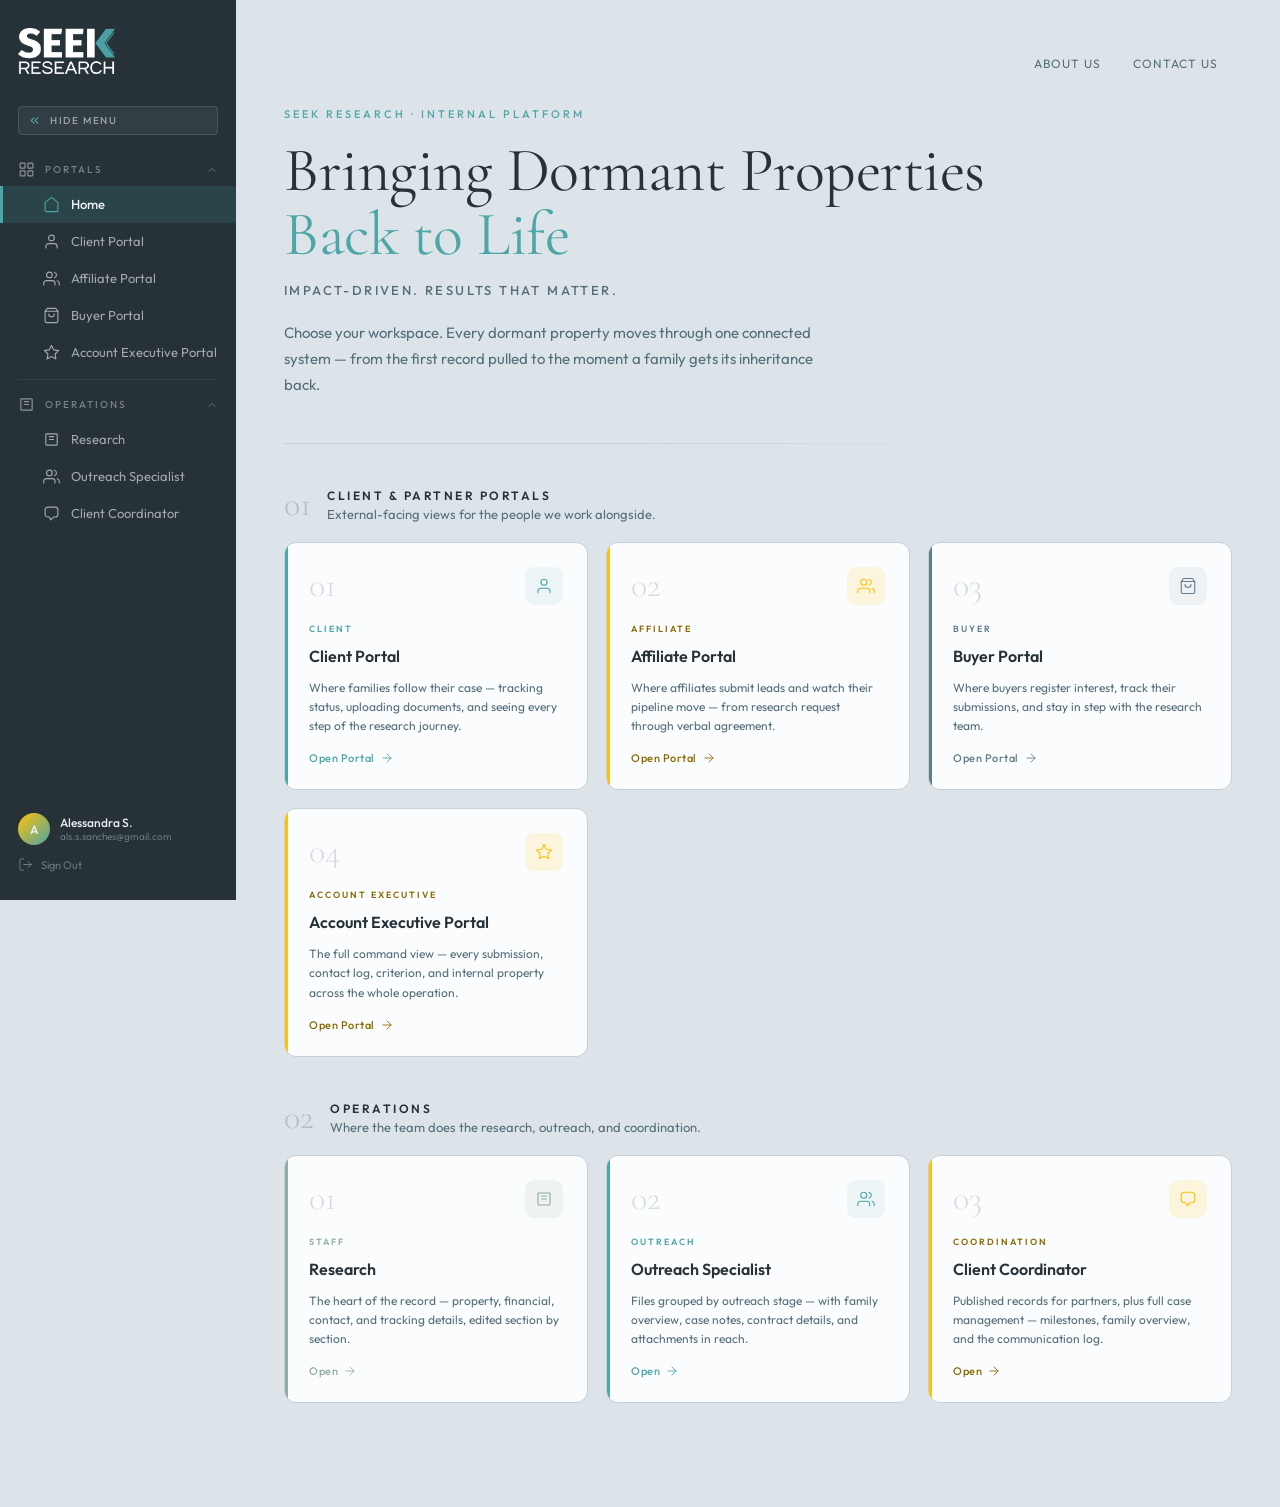
<file: index.html>
<!DOCTYPE html>
<html lang="en">
<head>
<meta charset="UTF-8">
<meta name="viewport" content="width=device-width, initial-scale=1.0">
<title>Seek Research — Platform</title>
<link href="https://fonts.googleapis.com/css2?family=Cormorant+Garamond:ital,wght@0,300;0,400;0,500;1,300;1,400;1,500&family=Outfit:wght@300;400;500;600;700;800&display=swap" rel="stylesheet">
<link rel="icon" type="image/png" href="seek-favicon.png?v=2">
<link rel="stylesheet" href="styles.css?v=15">
</head>
<body class="scroll-layout">

<!-- MOBILE HEADER -->
<div class="mobile-header">
  <button class="hamburger" onclick="openMobileSidebar()" aria-label="Open menu">
    <span></span><span></span><span></span>
  </button>
  <a class="mobile-logo" href="index.html" aria-label="Seek Research">
    <img class="brand-logo sm" src="seek-logo.png" width="317" height="150" alt="Seek Research">
  </a>
</div>
<div class="sidebar-overlay" id="sidebar-overlay"></div>

<!-- ── SIDEBAR ── -->
<aside class="sidebar" id="sidebar">

  <a class="sidebar-logo" href="index.html" aria-label="Seek Research">
    <img class="brand-logo" src="seek-logo.png" width="317" height="150" alt="Seek Research">
    <img class="brand-mark" src="seek-mark.png" width="94" height="96" alt="" aria-hidden="true">
  </a>
  <button class="sidebar-toggle" type="button" onclick="toggleSidebar()"
          aria-controls="sidebar" aria-expanded="true" title="Hide menu">
    <svg viewBox="0 0 24 24" aria-hidden="true"><polyline points="11 17 6 12 11 7"/><polyline points="18 17 13 12 18 7"/></svg>
    <span class="sidebar-toggle-label">Hide menu</span>
  </button>

  <nav class="sidebar-nav">

    <!-- PORTALS -->
    <div class="nav-section open" id="sec-portals">
      <div class="nav-section-header" onclick="toggleSection('sec-portals')">
        <div class="nav-section-left">
          <svg class="nav-section-icon" viewBox="0 0 24 24"><rect x="3" y="3" width="7" height="7" rx="1"/><rect x="14" y="3" width="7" height="7" rx="1"/><rect x="3" y="14" width="7" height="7" rx="1"/><rect x="14" y="14" width="7" height="7" rx="1"/></svg>
          <span class="nav-section-label">Portals</span>
        </div>
        <svg class="nav-chevron" viewBox="0 0 24 24"><polyline points="6 9 12 15 18 9"/></svg>
      </div>
      <div class="nav-items">
        <a class="nav-link active" href="index.html">
          <svg class="nav-link-icon" viewBox="0 0 24 24"><path d="M3 9l9-7 9 7v11a2 2 0 01-2 2H5a2 2 0 01-2-2z"/></svg>
          <span class="nav-link-label">Home</span>
        </a>
        <a class="nav-link" href="seek-dashboard-mockup.html">
          <svg class="nav-link-icon" viewBox="0 0 24 24"><path d="M20 21v-2a4 4 0 00-4-4H8a4 4 0 00-4 4v2"/><circle cx="12" cy="7" r="4"/></svg>
          <span class="nav-link-label">Client Portal</span>
        </a>
        <a class="nav-link" href="seek-affiliate-portal.html">
          <svg class="nav-link-icon" viewBox="0 0 24 24"><path d="M17 21v-2a4 4 0 00-4-4H5a4 4 0 00-4 4v2"/><circle cx="9" cy="7" r="4"/><path d="M23 21v-2a4 4 0 00-3-3.87M16 3.13a4 4 0 010 7.75"/></svg>
          <span class="nav-link-label">Affiliate Portal</span>
        </a>
        <a class="nav-link" href="seek-buyer-portal.html">
          <svg class="nav-link-icon" viewBox="0 0 24 24"><path d="M6 2L3 6v14a2 2 0 002 2h14a2 2 0 002-2V6l-3-4z"/><line x1="3" y1="6" x2="21" y2="6"/><path d="M16 10a4 4 0 01-8 0"/></svg>
          <span class="nav-link-label">Buyer Portal</span>
        </a>
        <a class="nav-link" href="seek-executive-portal.html">
          <svg class="nav-link-icon" viewBox="0 0 24 24"><polygon points="12 2 15.09 8.26 22 9.27 17 14.14 18.18 21.02 12 17.77 5.82 21.02 7 14.14 2 9.27 8.91 8.26 12 2"/></svg>
          <span class="nav-link-label">Account Executive Portal</span>
        </a>
      </div>
    </div>

    <div class="nav-divider"></div>

    <!-- OPERATIONS -->
    <div class="nav-section open" id="sec-ops">
      <div class="nav-section-header" onclick="toggleSection('sec-ops')">
        <div class="nav-section-left">
          <svg class="nav-section-icon" viewBox="0 0 24 24"><path d="M9 12h6M9 8h6M5 4h14a1 1 0 011 1v14a1 1 0 01-1 1H5a1 1 0 01-1-1V5a1 1 0 011-1z"/></svg>
          <span class="nav-section-label">Operations</span>
        </div>
        <svg class="nav-chevron" viewBox="0 0 24 24"><polyline points="6 9 12 15 18 9"/></svg>
      </div>
      <div class="nav-items">
        <a class="nav-link" href="seek-research-forms.html">
          <svg class="nav-link-icon" viewBox="0 0 24 24"><path d="M9 12h6M9 8h6M5 4h14a1 1 0 011 1v14a1 1 0 01-1 1H5a1 1 0 01-1-1V5a1 1 0 011-1z"/></svg>
          <span class="nav-link-label">Research</span>
        </a>
        <a class="nav-link" href="seek-outreach-specialist.html">
          <svg class="nav-link-icon" viewBox="0 0 24 24"><path d="M17 21v-2a4 4 0 00-4-4H5a4 4 0 00-4 4v2"/><circle cx="9" cy="7" r="4"/><path d="M23 21v-2a4 4 0 00-3-3.87M16 3.13a4 4 0 010 7.75"/></svg>
          <span class="nav-link-label">Outreach Specialist</span>
        </a>
        <a class="nav-link" href="seek-coordinator.html">
          <svg class="nav-link-icon" viewBox="0 0 24 24"><path d="M9 17H7a4 4 0 01-4-4V7a4 4 0 014-4h10a4 4 0 014 4v6a4 4 0 01-4 4h-2l-4 4-2-4z"/></svg>
          <span class="nav-link-label">Client Coordinator</span>
        </a>
      </div>
    </div>

  </nav>

  <div class="sidebar-bottom">
    <div class="sidebar-user">
      <div class="sb-avatar">A</div>
      <div class="user-info">
        <div class="user-name">Alessandra S.</div>
        <div class="user-email">als.s.sanches@gmail.com</div>
      </div>
    </div>
    <div class="sb-signout">
      <svg viewBox="0 0 24 24"><path d="M9 21H5a2 2 0 01-2-2V5a2 2 0 012-2h4"/><polyline points="16 17 21 12 16 7"/><line x1="21" y1="12" x2="9" y2="12"/></svg>
      <span class="sb-signout-label">Sign Out</span>
    </div>
  </div>
</aside>

<!-- ── MAIN ── -->
<main class="main" id="main">

  <div class="topbar home-topbar">
    <div></div>
    <div class="nav-links">
      <a class="topbar-nav-link" href="#">About Us</a>
      <a class="topbar-nav-link" href="#">Contact Us</a>
    </div>
  </div>

  <!-- HERO -->
  <div class="home-hero">
    <div class="home-hero-eyebrow">Seek Research · Internal Platform</div>
    <h1 class="home-hero-title">Bringing Dormant Properties<br><em>Back to Life</em></h1>
    <p class="home-hero-tagline">Impact-Driven. Results That Matter.</p>
    <p class="home-hero-sub">Choose your workspace. Every dormant property moves through one connected system — from the first record pulled to the moment a family gets its inheritance back.</p>
    <div class="home-hero-rule"></div>
  </div>

  <!-- CLIENT & PARTNER PORTALS -->
  <div class="home-section-head">
    <span class="home-section-kicker">01</span>
    <div class="home-section-titles">
      <h2 class="home-section-title">Client &amp; Partner Portals</h2>
      <p class="home-section-note">External-facing views for the people we work alongside.</p>
    </div>
  </div>
  <div class="cards-grid">
    <a class="portal-card portal-card--teal" href="seek-dashboard-mockup.html">
      <div class="pc-head">
        <span class="pc-index">01</span>
        <span class="card-icon-wrap"><svg viewBox="0 0 24 24"><path d="M20 21v-2a4 4 0 00-4-4H8a4 4 0 00-4 4v2"/><circle cx="12" cy="7" r="4"/></svg></span>
      </div>
      <div class="card-role">Client</div>
      <div class="card-title">Client Portal</div>
      <div class="card-desc">Where families follow their case — tracking status, uploading documents, and seeing every step of the research journey.</div>
      <div class="card-arrow">Open Portal <svg viewBox="0 0 24 24"><line x1="5" y1="12" x2="19" y2="12"/><polyline points="12 5 19 12 12 19"/></svg></div>
    </a>

    <a class="portal-card portal-card--gold" href="seek-affiliate-portal.html">
      <div class="pc-head">
        <span class="pc-index">02</span>
        <span class="card-icon-wrap"><svg viewBox="0 0 24 24"><path d="M17 21v-2a4 4 0 00-4-4H5a4 4 0 00-4 4v2"/><circle cx="9" cy="7" r="4"/><path d="M23 21v-2a4 4 0 00-3-3.87M16 3.13a4 4 0 010 7.75"/></svg></span>
      </div>
      <div class="card-role">Affiliate</div>
      <div class="card-title">Affiliate Portal</div>
      <div class="card-desc">Where affiliates submit leads and watch their pipeline move — from research request through verbal agreement.</div>
      <div class="card-arrow">Open Portal <svg viewBox="0 0 24 24"><line x1="5" y1="12" x2="19" y2="12"/><polyline points="12 5 19 12 12 19"/></svg></div>
    </a>

    <a class="portal-card portal-card--slate" href="seek-buyer-portal.html">
      <div class="pc-head">
        <span class="pc-index">03</span>
        <span class="card-icon-wrap"><svg viewBox="0 0 24 24"><path d="M6 2L3 6v14a2 2 0 002 2h14a2 2 0 002-2V6l-3-4z"/><line x1="3" y1="6" x2="21" y2="6"/><path d="M16 10a4 4 0 01-8 0"/></svg></span>
      </div>
      <div class="card-role">Buyer</div>
      <div class="card-title">Buyer Portal</div>
      <div class="card-desc">Where buyers register interest, track their submissions, and stay in step with the research team.</div>
      <div class="card-arrow">Open Portal <svg viewBox="0 0 24 24"><line x1="5" y1="12" x2="19" y2="12"/><polyline points="12 5 19 12 12 19"/></svg></div>
    </a>

    <a class="portal-card portal-card--gold" href="seek-executive-portal.html">
      <div class="pc-head">
        <span class="pc-index">04</span>
        <span class="card-icon-wrap"><svg viewBox="0 0 24 24"><polygon points="12 2 15.09 8.26 22 9.27 17 14.14 18.18 21.02 12 17.77 5.82 21.02 7 14.14 2 9.27 8.91 8.26 12 2"/></svg></span>
      </div>
      <div class="card-role">Account Executive</div>
      <div class="card-title">Account Executive Portal</div>
      <div class="card-desc">The full command view — every submission, contact log, criterion, and internal property across the whole operation.</div>
      <div class="card-arrow">Open Portal <svg viewBox="0 0 24 24"><line x1="5" y1="12" x2="19" y2="12"/><polyline points="12 5 19 12 12 19"/></svg></div>
    </a>
  </div>

  <!-- OPERATIONS -->
  <div class="home-section-head">
    <span class="home-section-kicker">02</span>
    <div class="home-section-titles">
      <h2 class="home-section-title">Operations</h2>
      <p class="home-section-note">Where the team does the research, outreach, and coordination.</p>
    </div>
  </div>
  <div class="cards-grid">
    <a class="portal-card portal-card--sage" href="seek-research-forms.html">
      <div class="pc-head">
        <span class="pc-index">01</span>
        <span class="card-icon-wrap"><svg viewBox="0 0 24 24"><path d="M9 12h6M9 8h6M5 4h14a1 1 0 011 1v14a1 1 0 01-1 1H5a1 1 0 01-1-1V5a1 1 0 011-1z"/></svg></span>
      </div>
      <div class="card-role">Staff</div>
      <div class="card-title">Research</div>
      <div class="card-desc">The heart of the record — property, financial, contact, and tracking details, edited section by section.</div>
      <div class="card-arrow">Open <svg viewBox="0 0 24 24"><line x1="5" y1="12" x2="19" y2="12"/><polyline points="12 5 19 12 12 19"/></svg></div>
    </a>

    <a class="portal-card portal-card--teal" href="seek-outreach-specialist.html">
      <div class="pc-head">
        <span class="pc-index">02</span>
        <span class="card-icon-wrap"><svg viewBox="0 0 24 24"><path d="M17 21v-2a4 4 0 00-4-4H5a4 4 0 00-4 4v2"/><circle cx="9" cy="7" r="4"/><path d="M23 21v-2a4 4 0 00-3-3.87M16 3.13a4 4 0 010 7.75"/></svg></span>
      </div>
      <div class="card-role">Outreach</div>
      <div class="card-title">Outreach Specialist</div>
      <div class="card-desc">Files grouped by outreach stage — with family overview, case notes, contract details, and attachments in reach.</div>
      <div class="card-arrow">Open <svg viewBox="0 0 24 24"><line x1="5" y1="12" x2="19" y2="12"/><polyline points="12 5 19 12 12 19"/></svg></div>
    </a>

    <a class="portal-card portal-card--gold" href="seek-coordinator.html">
      <div class="pc-head">
        <span class="pc-index">03</span>
        <span class="card-icon-wrap"><svg viewBox="0 0 24 24"><path d="M9 17H7a4 4 0 01-4-4V7a4 4 0 014-4h10a4 4 0 014 4v6a4 4 0 01-4 4h-2l-4 4-2-4z"/></svg></span>
      </div>
      <div class="card-role">Coordination</div>
      <div class="card-title">Client Coordinator</div>
      <div class="card-desc">Published records for partners, plus full case management — milestones, family overview, and the communication log.</div>
      <div class="card-arrow">Open <svg viewBox="0 0 24 24"><line x1="5" y1="12" x2="19" y2="12"/><polyline points="12 5 19 12 12 19"/></svg></div>
    </a>
  </div>

</main>

<script src="sidebar.js" defer></script>
<script src="ui.js" defer></script>
</body>
</html>
</file>
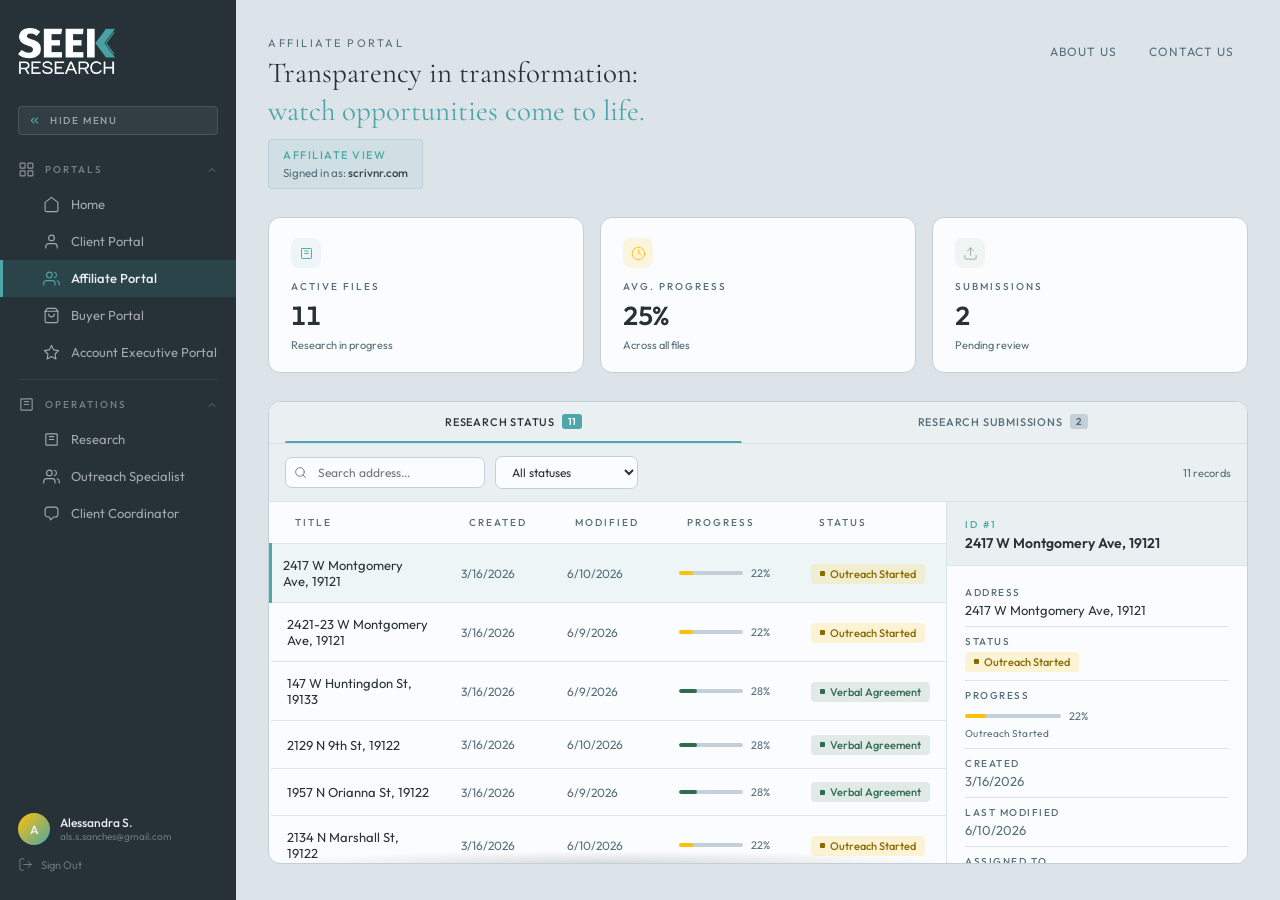
<file: seek-affiliate-portal.html>
<!DOCTYPE html>
<html lang="en">
<head>
<meta charset="UTF-8">
<meta name="viewport" content="width=device-width, initial-scale=1.0">
<title>Seek Research — Affiliate Portal</title>
<link href="https://fonts.googleapis.com/css2?family=Cormorant+Garamond:ital,wght@0,300;0,400;0,500;1,300;1,400;1,500&family=Outfit:wght@300;400;500;600;700;800&display=swap" rel="stylesheet">
<link rel="icon" type="image/png" href="seek-favicon.png?v=2">
<link rel="stylesheet" href="styles.css?v=15">
</head>
<body class="fixed-layout">

<!-- MOBILE HEADER -->
<div class="mobile-header">
  <button class="hamburger" onclick="openMobileSidebar()" aria-label="Open menu">
    <span></span><span></span><span></span>
  </button>
  <a class="mobile-logo" href="index.html" aria-label="Seek Research">
    <img class="brand-logo sm" src="seek-logo.png" width="317" height="150" alt="Seek Research">
  </a>
</div>
<div class="sidebar-overlay" id="sidebar-overlay"></div>

<!-- SIDEBAR -->
<aside class="sidebar" id="sidebar">
  <a class="sidebar-logo" href="index.html" aria-label="Seek Research">
    <img class="brand-logo" src="seek-logo.png" width="317" height="150" alt="Seek Research">
    <img class="brand-mark" src="seek-mark.png" width="94" height="96" alt="" aria-hidden="true">
  </a>
  <button class="sidebar-toggle" type="button" onclick="toggleSidebar()"
          aria-controls="sidebar" aria-expanded="true" title="Hide menu">
    <svg viewBox="0 0 24 24" aria-hidden="true"><polyline points="11 17 6 12 11 7"/><polyline points="18 17 13 12 18 7"/></svg>
    <span class="sidebar-toggle-label">Hide menu</span>
  </button>
  <nav class="sidebar-nav">
    <div class="nav-section open" id="sec-portals">
      <div class="nav-section-header" onclick="toggleSection('sec-portals')">
        <div class="nav-section-left">
          <svg class="nav-section-icon" viewBox="0 0 24 24"><rect x="3" y="3" width="7" height="7" rx="1"/><rect x="14" y="3" width="7" height="7" rx="1"/><rect x="3" y="14" width="7" height="7" rx="1"/><rect x="14" y="14" width="7" height="7" rx="1"/></svg>
          <span class="nav-section-label">Portals</span>
        </div>
        <svg class="nav-chevron" viewBox="0 0 24 24"><polyline points="6 9 12 15 18 9"/></svg>
      </div>
      <div class="nav-items">
        <a class="nav-link " href="index.html">
          <svg class="nav-link-icon" viewBox="0 0 24 24"><path d="M3 9l9-7 9 7v11a2 2 0 01-2 2H5a2 2 0 01-2-2z"/></svg>
          <span class="nav-link-label">Home</span>
        </a>
        <a class="nav-link " href="seek-dashboard-mockup.html">
          <svg class="nav-link-icon" viewBox="0 0 24 24"><path d="M20 21v-2a4 4 0 00-4-4H8a4 4 0 00-4 4v2"/><circle cx="12" cy="7" r="4"/></svg>
          <span class="nav-link-label">Client Portal</span>
        </a>
        <a class="nav-link active" href="seek-affiliate-portal.html">
          <svg class="nav-link-icon" viewBox="0 0 24 24"><path d="M17 21v-2a4 4 0 00-4-4H5a4 4 0 00-4 4v2"/><circle cx="9" cy="7" r="4"/><path d="M23 21v-2a4 4 0 00-3-3.87M16 3.13a4 4 0 010 7.75"/></svg>
          <span class="nav-link-label">Affiliate Portal</span>
        </a>
        <a class="nav-link " href="seek-buyer-portal.html">
          <svg class="nav-link-icon" viewBox="0 0 24 24"><path d="M6 2L3 6v14a2 2 0 002 2h14a2 2 0 002-2V6l-3-4z"/><line x1="3" y1="6" x2="21" y2="6"/><path d="M16 10a4 4 0 01-8 0"/></svg>
          <span class="nav-link-label">Buyer Portal</span>
        </a>
        <a class="nav-link " href="seek-executive-portal.html">
          <svg class="nav-link-icon" viewBox="0 0 24 24"><polygon points="12 2 15.09 8.26 22 9.27 17 14.14 18.18 21.02 12 17.77 5.82 21.02 7 14.14 2 9.27 8.91 8.26 12 2"/></svg>
          <span class="nav-link-label">Account Executive Portal</span>
        </a>
      </div>
    </div>
    <div class="nav-divider"></div>
    <div class="nav-section open" id="sec-ops">
      <div class="nav-section-header" onclick="toggleSection('sec-ops')">
        <div class="nav-section-left">
          <svg class="nav-section-icon" viewBox="0 0 24 24"><path d="M9 12h6M9 8h6M5 4h14a1 1 0 011 1v14a1 1 0 01-1 1H5a1 1 0 01-1-1V5a1 1 0 011-1z"/></svg>
          <span class="nav-section-label">Operations</span>
        </div>
        <svg class="nav-chevron" viewBox="0 0 24 24"><polyline points="6 9 12 15 18 9"/></svg>
      </div>
      <div class="nav-items">
        <a class="nav-link " href="seek-research-forms.html">
          <svg class="nav-link-icon" viewBox="0 0 24 24"><path d="M9 12h6M9 8h6M5 4h14a1 1 0 011 1v14a1 1 0 01-1 1H5a1 1 0 01-1-1V5a1 1 0 011-1z"/></svg>
          <span class="nav-link-label">Research</span>
        </a>
        <a class="nav-link " href="seek-outreach-specialist.html">
          <svg class="nav-link-icon" viewBox="0 0 24 24"><path d="M17 21v-2a4 4 0 00-4-4H5a4 4 0 00-4 4v2"/><circle cx="9" cy="7" r="4"/><path d="M23 21v-2a4 4 0 00-3-3.87M16 3.13a4 4 0 010 7.75"/></svg>
          <span class="nav-link-label">Outreach Specialist</span>
        </a>
        <a class="nav-link " href="seek-coordinator.html">
          <svg class="nav-link-icon" viewBox="0 0 24 24"><path d="M9 17H7a4 4 0 01-4-4V7a4 4 0 014-4h10a4 4 0 014 4v6a4 4 0 01-4 4h-2l-4 4-2-4z"/></svg>
          <span class="nav-link-label">Client Coordinator</span>
        </a>
      </div>
    </div>
  </nav>
  <div class="sidebar-bottom">
    <div class="sidebar-user">
      <div class="sb-avatar">A</div>
      <div class="user-info">
        <div class="user-name">Alessandra S.</div>
        <div class="user-email">als.s.sanches@gmail.com</div>
      </div>
    </div>
    <div class="sb-signout">
      <svg viewBox="0 0 24 24"><path d="M9 21H5a2 2 0 01-2-2V5a2 2 0 012-2h4"/><polyline points="16 17 21 12 16 7"/><line x1="21" y1="12" x2="9" y2="12"/></svg>
      <span class="sb-signout-label">Sign Out</span>
    </div>
  </div>
</aside>

<!-- MAIN CONTENT -->
<main class="content">

  <!-- TOP BAR -->
  <div class="topbar">
    <div>
      <div class="topbar-eyebrow">Affiliate Portal</div>
      <div class="topbar-title msg">Transparency in transformation: <em>watch opportunities come to life.</em></div>
      <div class="view-badge teal">
        <span class="view-badge-role">Affiliate View</span>
        <span class="view-badge-user">Signed in as: <strong>scrivnr.com</strong></span>
      </div>
    </div>
    <div class="nav-links">
      <a class="topbar-nav-link" href="#">About Us</a>
      <a class="topbar-nav-link" href="#">Contact Us</a>
    </div>
  </div>

  <!-- SUMMARY ROW -->
  <div class="summary-row cols-3">
    <div class="summary-card">
      <div class="summary-icon sm teal">
        <svg viewBox="0 0 24 24"><path d="M9 12h6M9 8h6M5 4h14a1 1 0 011 1v14a1 1 0 01-1 1H5a1 1 0 01-1-1V5a1 1 0 011-1z"/></svg>
      </div>
      <div class="summary-label">Active Files</div>
      <div class="summary-value lg">11</div>
      <div class="summary-sub sm">Research in progress</div>
    </div>
    <div class="summary-card">
      <div class="summary-icon sm gold">
        <svg viewBox="0 0 24 24"><circle cx="12" cy="12" r="10"/><polyline points="12 6 12 12 16 14"/></svg>
      </div>
      <div class="summary-label">Avg. Progress</div>
      <div class="summary-value lg">25%</div>
      <div class="summary-sub sm">Across all files</div>
    </div>
    <div class="summary-card">
      <div class="summary-icon sm sage">
        <svg viewBox="0 0 24 24"><path d="M21 15v4a2 2 0 01-2 2H5a2 2 0 01-2-2v-4"/><polyline points="17 8 12 3 7 8"/><line x1="12" y1="3" x2="12" y2="15"/></svg>
      </div>
      <div class="summary-label">Submissions</div>
      <div class="summary-value lg">2</div>
      <div class="summary-sub sm">Pending review</div>
    </div>
  </div>

  <!-- TABS -->
  <div class="tabs-card">
    <div class="tabs-header">
      <div class="tab active" onclick="switchTab('status')">
        <div class="tab-inner">
          <span class="tab-label">Research Status</span>
          <span class="tab-count-badge" id="badge-status">11</span>
        </div>
        <div class="tab-indicator"></div>
      </div>
      <div class="tab" onclick="switchTab('submissions')">
        <div class="tab-inner">
          <span class="tab-label">Research Submissions</span>
          <span class="tab-count-badge" id="badge-submissions">2</span>
        </div>
        <div class="tab-indicator"></div>
      </div>
    </div>

    <div class="tabs-body">

      <!-- ── RESEARCH STATUS ── -->
      <div class="tab-panel active" id="panel-status">
        <div class="filter-bar">
          <div class="filter-search-wrap">
            <div class="filter-search-icon"><svg viewBox="0 0 24 24"><circle cx="11" cy="11" r="8"/><line x1="21" y1="21" x2="16.65" y2="16.65"/></svg></div>
            <input class="filter-search" placeholder="Search address..." id="rs-search" oninput="filterTable('rs-tbody', this.value, 'rs-filter')"/>
          </div>
          <select class="filter-select" id="rs-filter" onchange="filterTable('rs-tbody', document.getElementById('rs-search').value, 'rs-filter')">
            <option value="">All statuses</option>
            <option>Outreach Started</option>
            <option>Verbal Agreement</option>
            <option>Research Request</option>
          </select>
          <span class="filter-count" id="rs-count">11 records</span>
        </div>
        <div class="split">
          <div class="table-side">
            <table>
              <thead>
                <tr>
                  <th class="sticky">Title</th>
                  <th class="sticky">Created</th>
                  <th class="sticky">Modified</th>
                  <th class="sticky">Progress</th>
                  <th class="sticky">Status</th>
                </tr>
              </thead>
              <tbody id="rs-tbody">
                <tr onclick="selectResearch(this)"
                    data-id="1"
                    data-address="2417 W Montgomery Ave, 19121"
                    data-created="3/16/2026"
                    data-modified="6/10/2026"
                    data-stage="Outreach Started"
                    data-pct="22"
                    data-fill="farol-amber"
                    data-status="Outreach Started"
                    data-notes="">
                  <td class="td-main">2417 W Montgomery Ave, 19121</td>
                  <td class="td-muted">3/16/2026</td>
                  <td class="td-muted">6/10/2026</td>
                  <td>
                    <div class="progress-wrap">
                      <div class="progress-bar"><div class="progress-fill farol-amber" style="width:22%"></div></div>
                      <span class="progress-pct">22%</span>
                    </div>
                  </td>
                  <td><span class="status-pill outreach"><span class="status-dot"></span>Outreach Started</span></td>
                </tr>
                <tr onclick="selectResearch(this)"
                    data-id="2"
                    data-address="2421-23 W Montgomery Ave, 19121"
                    data-created="3/16/2026"
                    data-modified="6/9/2026"
                    data-stage="Outreach Started"
                    data-pct="22"
                    data-fill="farol-amber"
                    data-status="Outreach Started"
                    data-notes="">
                  <td class="td-main">2421-23 W Montgomery Ave, 19121</td>
                  <td class="td-muted">3/16/2026</td>
                  <td class="td-muted">6/9/2026</td>
                  <td>
                    <div class="progress-wrap">
                      <div class="progress-bar"><div class="progress-fill farol-amber" style="width:22%"></div></div>
                      <span class="progress-pct">22%</span>
                    </div>
                  </td>
                  <td><span class="status-pill outreach"><span class="status-dot"></span>Outreach Started</span></td>
                </tr>
                <tr onclick="selectResearch(this)"
                    data-id="3"
                    data-address="147 W Huntingdon St, 19133"
                    data-created="3/16/2026"
                    data-modified="6/9/2026"
                    data-stage="Verbal Agreement"
                    data-pct="28"
                    data-fill="farol-green"
                    data-status="Verbal Agreement"
                    data-notes="">
                  <td class="td-main">147 W Huntingdon St, 19133</td>
                  <td class="td-muted">3/16/2026</td>
                  <td class="td-muted">6/9/2026</td>
                  <td>
                    <div class="progress-wrap">
                      <div class="progress-bar"><div class="progress-fill farol-green" style="width:28%"></div></div>
                      <span class="progress-pct">28%</span>
                    </div>
                  </td>
                  <td><span class="status-pill verbal"><span class="status-dot"></span>Verbal Agreement</span></td>
                </tr>
                <tr onclick="selectResearch(this)"
                    data-id="4"
                    data-address="2129 N 9th St, 19122"
                    data-created="3/16/2026"
                    data-modified="6/10/2026"
                    data-stage="Verbal Agreement"
                    data-pct="28"
                    data-fill="farol-green"
                    data-status="Verbal Agreement"
                    data-notes="">
                  <td class="td-main">2129 N 9th St, 19122</td>
                  <td class="td-muted">3/16/2026</td>
                  <td class="td-muted">6/10/2026</td>
                  <td>
                    <div class="progress-wrap">
                      <div class="progress-bar"><div class="progress-fill farol-green" style="width:28%"></div></div>
                      <span class="progress-pct">28%</span>
                    </div>
                  </td>
                  <td><span class="status-pill verbal"><span class="status-dot"></span>Verbal Agreement</span></td>
                </tr>
                <tr onclick="selectResearch(this)"
                    data-id="5"
                    data-address="1957 N Orianna St, 19122"
                    data-created="3/16/2026"
                    data-modified="6/9/2026"
                    data-stage="Verbal Agreement"
                    data-pct="28"
                    data-fill="farol-green"
                    data-status="Verbal Agreement"
                    data-notes="">
                  <td class="td-main">1957 N Orianna St, 19122</td>
                  <td class="td-muted">3/16/2026</td>
                  <td class="td-muted">6/9/2026</td>
                  <td>
                    <div class="progress-wrap">
                      <div class="progress-bar"><div class="progress-fill farol-green" style="width:28%"></div></div>
                      <span class="progress-pct">28%</span>
                    </div>
                  </td>
                  <td><span class="status-pill verbal"><span class="status-dot"></span>Verbal Agreement</span></td>
                </tr>
                <tr onclick="selectResearch(this)"
                    data-id="6"
                    data-address="2134 N Marshall St, 19122"
                    data-created="3/16/2026"
                    data-modified="6/10/2026"
                    data-stage="Outreach Started"
                    data-pct="22"
                    data-fill="farol-amber"
                    data-status="Outreach Started"
                    data-notes="">
                  <td class="td-main">2134 N Marshall St, 19122</td>
                  <td class="td-muted">3/16/2026</td>
                  <td class="td-muted">6/10/2026</td>
                  <td>
                    <div class="progress-wrap">
                      <div class="progress-bar"><div class="progress-fill farol-amber" style="width:22%"></div></div>
                      <span class="progress-pct">22%</span>
                    </div>
                  </td>
                  <td><span class="status-pill outreach"><span class="status-dot"></span>Outreach Started</span></td>
                </tr>
                <tr onclick="selectResearch(this)"
                    data-id="7"
                    data-address="2138 N Marshall St, 19122"
                    data-created="3/16/2026"
                    data-modified="6/9/2026"
                    data-stage="Verbal Agreement"
                    data-pct="28"
                    data-fill="farol-green"
                    data-status="Verbal Agreement"
                    data-notes="">
                  <td class="td-main">2138 N Marshall St, 19122</td>
                  <td class="td-muted">3/16/2026</td>
                  <td class="td-muted">6/9/2026</td>
                  <td>
                    <div class="progress-wrap">
                      <div class="progress-bar"><div class="progress-fill farol-green" style="width:28%"></div></div>
                      <span class="progress-pct">28%</span>
                    </div>
                  </td>
                  <td><span class="status-pill verbal"><span class="status-dot"></span>Verbal Agreement</span></td>
                </tr>
                <tr onclick="selectResearch(this)"
                    data-id="8"
                    data-address="2150 N Marshall St, 19122"
                    data-created="3/16/2026"
                    data-modified="6/9/2026"
                    data-stage="Verbal Agreement"
                    data-pct="28"
                    data-fill="farol-green"
                    data-status="Verbal Agreement"
                    data-notes="">
                  <td class="td-main">2150 N Marshall St, 19122</td>
                  <td class="td-muted">3/16/2026</td>
                  <td class="td-muted">6/9/2026</td>
                  <td>
                    <div class="progress-wrap">
                      <div class="progress-bar"><div class="progress-fill farol-green" style="width:28%"></div></div>
                      <span class="progress-pct">28%</span>
                    </div>
                  </td>
                  <td><span class="status-pill verbal"><span class="status-dot"></span>Verbal Agreement</span></td>
                </tr>
                <tr onclick="selectResearch(this)"
                    data-id="9"
                    data-address="1038 W Dauphin St, 19133"
                    data-created="3/16/2026"
                    data-modified="3/26/2026"
                    data-stage="Request Received"
                    data-pct="0"
                    data-fill="farol-blue"
                    data-status="Research Request"
                    data-notes="">
                  <td class="td-main">1038 W Dauphin St, 19133</td>
                  <td class="td-muted">3/16/2026</td>
                  <td class="td-muted">3/26/2026</td>
                  <td>
                    <div class="progress-wrap">
                      <div class="progress-bar"><div class="progress-fill farol-blue" style="width:0%"></div></div>
                      <span class="progress-pct">0%</span>
                    </div>
                  </td>
                  <td><span class="status-pill request"><span class="status-dot"></span>Research Request</span></td>
                </tr>
                <tr onclick="selectResearch(this)"
                    data-id="10"
                    data-address="2415 Palethorp St, 19133"
                    data-created="3/16/2026"
                    data-modified="3/26/2026"
                    data-stage="Request Received"
                    data-pct="0"
                    data-fill="farol-blue"
                    data-status="Research Request"
                    data-notes="">
                  <td class="td-main">2415 Palethorp St, 19133</td>
                  <td class="td-muted">3/16/2026</td>
                  <td class="td-muted">3/26/2026</td>
                  <td>
                    <div class="progress-wrap">
                      <div class="progress-bar"><div class="progress-fill farol-blue" style="width:0%"></div></div>
                      <span class="progress-pct">0%</span>
                    </div>
                  </td>
                  <td><span class="status-pill request"><span class="status-dot"></span>Research Request</span></td>
                </tr>
                <tr onclick="selectResearch(this)"
                    data-id="11"
                    data-address="2228 N Reese St, 19133"
                    data-created="3/16/2026"
                    data-modified="3/26/2026"
                    data-stage="Request Received"
                    data-pct="0"
                    data-fill="farol-blue"
                    data-status="Research Request"
                    data-notes="">
                  <td class="td-main">2228 N Reese St, 19133</td>
                  <td class="td-muted">3/16/2026</td>
                  <td class="td-muted">3/26/2026</td>
                  <td>
                    <div class="progress-wrap">
                      <div class="progress-bar"><div class="progress-fill farol-blue" style="width:0%"></div></div>
                      <span class="progress-pct">0%</span>
                    </div>
                  </td>
                  <td><span class="status-pill request"><span class="status-dot"></span>Research Request</span></td>
                </tr>
              </tbody>
            </table>
            <div class="empty-filter-state" id="empty-rs" style="display:none">
              <div class="empty-filter-icon">🔍</div>
              <div class="empty-filter-msg">No results for <strong><span class="empty-filter-query"></span></strong></div>
            </div>
          </div>
          <div class="detail-side">
            <div class="detail-empty" id="rs-detail-empty">
              <div class="detail-empty-icon">
                <svg viewBox="0 0 24 24"><path d="M9 12h6M9 8h6M5 4h14a1 1 0 011 1v14a1 1 0 01-1 1H5a1 1 0 01-1-1V5a1 1 0 011-1z"/></svg>
              </div>
              <div class="detail-empty-text">Select a record</div>
              <div class="detail-empty-sub">Click any row to view details</div>
            </div>
            <div class="detail-content" id="rs-detail-content">
              <div class="detail-header">
                <div class="detail-id" id="rs-id-label">ID #1</div>
                <div class="detail-title" id="rs-title-label">—</div>
                <div class="unsaved-dot" id="rs-unsaved"></div>
              </div>
              <div class="detail-body">
                <div class="detail-field">
                  <span class="detail-field-key">Address</span>
                  <span class="detail-field-val" id="rs-address">—</span>
                </div>
                <div class="detail-field">
                  <span class="detail-field-key">Status</span>
                  <span class="detail-field-val" id="rs-status-val">—</span>
                </div>
                <div class="detail-field">
                  <span class="detail-field-key">Progress</span>
                  <div id="rs-progress-wrap">
                    <div class="progress-wrap" style="margin-top:4px">
                      <div class="progress-bar" style="width:96px"><div class="progress-fill" id="rs-progress-fill" style="width:0%"></div></div>
                      <span class="progress-pct" id="rs-progress-pct">0%</span>
                    </div>
                    <div class="progress-stage-label" id="rs-stage-label" style="margin-top:4px"></div>
                  </div>
                </div>
                <div class="detail-field">
                  <span class="detail-field-key">Created</span>
                  <span class="detail-field-val muted" id="rs-created">—</span>
                </div>
                <div class="detail-field">
                  <span class="detail-field-key">Last Modified</span>
                  <span class="detail-field-val muted" id="rs-modified">—</span>
                </div>
                <div class="detail-field">
                  <span class="detail-field-key">Assigned To</span>
                  <span class="detail-field-val muted">byron@scrivnr.com</span>
                </div>
                <div class="detail-field">
                  <span class="detail-field-key">Notes</span>
                  <textarea class="detail-textarea" id="rs-notes" rows="3" placeholder="Add notes..." oninput="markUnsaved('rs-unsaved')"></textarea>
                </div>
              </div>
              <div class="detail-footer">
                <button class="save-btn" onclick="saveRecord('rs-unsaved')">Save Changes</button>
              </div>
            </div>
          </div>
        </div>
      </div>

      <!-- ── RESEARCH SUBMISSIONS ── -->
      <div class="tab-panel" id="panel-submissions">
        <div class="filter-bar">
          <div class="filter-search-wrap">
            <div class="filter-search-icon"><svg viewBox="0 0 24 24"><circle cx="11" cy="11" r="8"/><line x1="21" y1="21" x2="16.65" y2="16.65"/></svg></div>
            <input class="filter-search" placeholder="Search address or email..." id="sub-search" oninput="filterTable('sub-tbody', this.value, 'sub-filter')"/>
          </div>
          <select class="filter-select" id="sub-filter" onchange="filterTable('sub-tbody', document.getElementById('sub-search').value, 'sub-filter')">
            <option value="">All statuses</option>
            <option>Submitted</option>
            <option>In Review</option>
            <option>Approved</option>
            <option>Rejected</option>
          </select>
          <span class="filter-count" id="sub-count">2 records</span>
          <button class="create-btn" onclick="showToast('Submission form coming soon.', 'success')">
            <svg viewBox="0 0 24 24"><line x1="12" y1="5" x2="12" y2="19"/><line x1="5" y1="12" x2="19" y2="12"/></svg>
            New
          </button>
        </div>
        <div class="split">
          <div class="table-side">
            <table>
              <thead>
                <tr>
                  <th class="sticky">Sent By</th>
                  <th class="sticky">Desired Address</th>
                  <th class="sticky">Max Price</th>
                  <th class="sticky">Status</th>
                  <th class="sticky">ID</th>
                </tr>
              </thead>
              <tbody id="sub-tbody">
                <tr onclick="selectSubmission(this)"
                    data-id="1"
                    data-sentby="andreas@scrivnr.com"
                    data-address="Philadelphia"
                    data-neighborhood="N/A"
                    data-maxpay="$200,000"
                    data-status="Submitted"
                    data-notes="">
                  <td class="td-muted">andreas@scrivnr.com</td>
                  <td class="td-main">Philadelphia</td>
                  <td class="td-muted">$200,000</td>
                  <td><span class="status-pill submitted"><span class="status-dot"></span>Submitted</span></td>
                  <td class="row-id">#1</td>
                </tr>
                <tr onclick="selectSubmission(this)"
                    data-id="2"
                    data-sentby="byron@scrivnr.com"
                    data-address="3322 Kensington Ave"
                    data-neighborhood="N/A"
                    data-maxpay="$200,000"
                    data-status="Submitted"
                    data-notes="">
                  <td class="td-muted">byron@scrivnr.com</td>
                  <td class="td-main">3322 Kensington Ave</td>
                  <td class="td-muted">$200,000</td>
                  <td><span class="status-pill submitted"><span class="status-dot"></span>Submitted</span></td>
                  <td class="row-id">#2</td>
                </tr>
              </tbody>
            </table>
            <div class="empty-filter-state" id="empty-sub" style="display:none">
              <div class="empty-filter-icon">🔍</div>
              <div class="empty-filter-msg">No results for <strong><span class="empty-filter-query"></span></strong></div>
            </div>
          </div>
          <div class="detail-side">
            <div class="detail-empty" id="sub-detail-empty">
              <div class="detail-empty-icon">
                <svg viewBox="0 0 24 24"><path d="M21 15v4a2 2 0 01-2 2H5a2 2 0 01-2-2v-4"/><polyline points="17 8 12 3 7 8"/><line x1="12" y1="3" x2="12" y2="15"/></svg>
              </div>
              <div class="detail-empty-text">Select a record</div>
              <div class="detail-empty-sub">Click any row to view details</div>
            </div>
            <div class="detail-content" id="sub-detail-content">
              <div class="detail-header">
                <div class="detail-id" id="s-id-label">ID #1</div>
                <div class="detail-title" id="s-title-label">—</div>
                <div class="unsaved-dot" id="s-unsaved"></div>
              </div>
              <div class="detail-body">
                <div class="detail-field"><span class="detail-field-key">Sent By</span><span class="detail-field-val muted" id="s-sentby">—</span></div>
                <div class="detail-field"><span class="detail-field-key">Desired Address</span><input class="detail-input" id="s-address" type="text" oninput="markUnsaved('s-unsaved')"/></div>
                <div class="detail-field"><span class="detail-field-key">Neighborhood</span><input class="detail-input" id="s-neighborhood" type="text" oninput="markUnsaved('s-unsaved')"/></div>
                <div class="detail-field"><span class="detail-field-key">Maximum Price Point</span><input class="detail-input" id="s-maxpay" type="text" oninput="markUnsaved('s-unsaved')"/></div>
                <div class="detail-field"><span class="detail-field-key">Notes</span><textarea class="detail-textarea" id="s-notes" rows="3" oninput="markUnsaved('s-unsaved')"></textarea></div>
                <div class="detail-field">
                  <span class="detail-field-key">Status</span>
                  <select class="status-select" id="s-status" onchange="markUnsaved('s-unsaved')">
                    <option>Submitted</option>
                    <option>In Review</option>
                    <option>Approved</option>
                    <option>Rejected</option>
                  </select>
                </div>
              </div>
              <div class="detail-footer">
                <button class="save-btn" onclick="saveRecord('s-unsaved')">Save Changes</button>
              </div>
            </div>
          </div>
        </div>
      </div>

    </div>
  </div>

</main>


<script>
const tabOrder = ['status', 'submissions'];

function switchTab(id) {
  document.querySelectorAll('.tab').forEach(t => t.classList.remove('active'));
  document.querySelectorAll('.tab-panel').forEach(p => p.classList.remove('active'));
  document.querySelectorAll('.tab')[tabOrder.indexOf(id)].classList.add('active');
  document.getElementById('panel-' + id).classList.add('active');
}

function filterTable(tbodyId, search, selectId) {
  const rows = document.querySelectorAll('#' + tbodyId + ' tr');
  const status = document.getElementById(selectId).value.toLowerCase();
  const q = search.toLowerCase();
  rows.forEach(r => {
    const text      = r.textContent.toLowerCase();
    const rowStatus = (r.dataset.status || '').toLowerCase();
    r.style.display = (!q || text.includes(q)) && (!status || rowStatus.includes(status)) ? '' : 'none';
  });
  const emptyMap = { 'rs-tbody': 'empty-rs', 'sub-tbody': 'empty-sub' };
  const emptyEl = document.getElementById(emptyMap[tbodyId]);
  if (emptyEl) checkEmpty(rows, emptyEl, q || status);
}

function markUnsaved(dotId) {
  document.getElementById(dotId).classList.add('visible');
}

function clearUnsaved(dotId) {
  document.getElementById(dotId).classList.remove('visible');
}

function saveRecord(dotId) {
  clearUnsaved(dotId);
  showToast('Changes saved', 'success');
}

function selectResearch(row) {
  document.querySelectorAll('#rs-tbody tr').forEach(r => r.classList.remove('selected'));
  row.classList.add('selected');
  const d = row.dataset;
  document.getElementById('rs-id-label').textContent    = 'ID #' + d.id;
  document.getElementById('rs-title-label').textContent = '' + d.address;
  document.getElementById('rs-address').textContent     = d.address;
  document.getElementById('rs-created').textContent     = d.created;
  document.getElementById('rs-modified').textContent    = d.modified;
  document.getElementById('rs-notes').value             = d.notes || '';

  const fillEl = document.getElementById('rs-progress-fill');
  fillEl.style.width = d.pct + '%';
  fillEl.className   = 'progress-fill' + (d.fill ? ' ' + d.fill : '');
  document.getElementById('rs-progress-pct').textContent   = d.pct + '%';
  document.getElementById('rs-stage-label').textContent    = d.stage;

  const statusPillMap = {
    'Outreach Started': 'outreach',
    'Verbal Agreement': 'verbal',
    'Research Request': 'request',
  };
  const pillClass = statusPillMap[d.status] || 'request';
  document.getElementById('rs-status-val').innerHTML =
    '<span class="status-pill ' + pillClass + '"><span class="status-dot"></span>' + d.status + '</span>';

  clearUnsaved('rs-unsaved');
  document.getElementById('rs-detail-empty').style.display  = 'none';
  document.getElementById('rs-detail-content').classList.add('visible');
}

function selectSubmission(row) {
  document.querySelectorAll('#sub-tbody tr').forEach(r => r.classList.remove('selected'));
  row.classList.add('selected');
  const d = row.dataset;
  document.getElementById('s-id-label').textContent    = 'ID #' + d.id;
  document.getElementById('s-title-label').textContent = d.address;
  document.getElementById('s-sentby').textContent      = d.sentby;
  document.getElementById('s-address').value           = d.address;
  document.getElementById('s-neighborhood').value      = d.neighborhood !== 'N/A' ? d.neighborhood : '';
  document.getElementById('s-maxpay').value            = d.maxpay;
  document.getElementById('s-notes').value             = d.notes || '';
  const st = document.getElementById('s-status');
  Array.from(st.options).forEach(o => { o.selected = o.value === d.status; });
  clearUnsaved('s-unsaved');
  document.getElementById('sub-detail-empty').style.display = 'none';
  document.getElementById('sub-detail-content').classList.add('visible');
}

// Auto-select da primeira linha: o painel de detalhe nunca abre vazio
document.addEventListener('DOMContentLoaded', () => {
  const row = document.querySelector('.tab-panel.active .table-side tbody tr[onclick]');
  if (row) row.click();
});
</script>

<script src="sidebar.js" defer></script>
<script src="ui.js" defer></script>
</body>
</html>
</file>
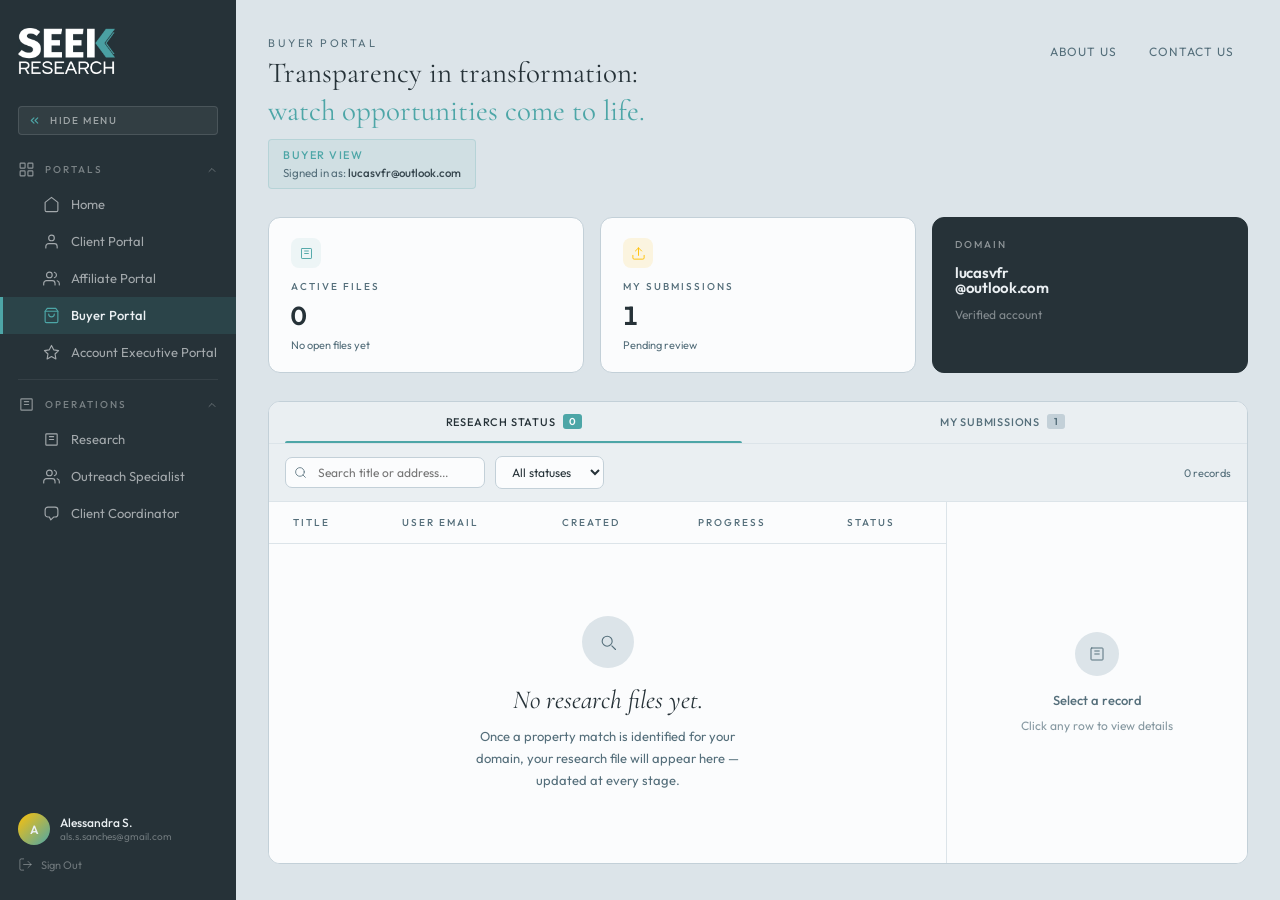
<file: seek-buyer-portal.html>
<!DOCTYPE html>
<html lang="en">
<head>
<meta charset="UTF-8">
<meta name="viewport" content="width=device-width, initial-scale=1.0">
<title>Seek Research — Buyer Portal</title>
<link href="https://fonts.googleapis.com/css2?family=Cormorant+Garamond:ital,wght@0,300;0,400;0,500;1,300;1,400;1,500&family=Outfit:wght@300;400;500;600;700;800&display=swap" rel="stylesheet">
<link rel="icon" type="image/png" href="seek-favicon.png?v=2">
<link rel="stylesheet" href="styles.css?v=15">
</head>
<body class="fixed-layout">

<!-- MOBILE HEADER -->
<div class="mobile-header">
  <button class="hamburger" onclick="openMobileSidebar()" aria-label="Open menu">
    <span></span><span></span><span></span>
  </button>
  <a class="mobile-logo" href="index.html" aria-label="Seek Research">
    <img class="brand-logo sm" src="seek-logo.png" width="317" height="150" alt="Seek Research">
  </a>
</div>
<div class="sidebar-overlay" id="sidebar-overlay"></div>

<!-- SIDEBAR -->
<aside class="sidebar" id="sidebar">
  <a class="sidebar-logo" href="index.html" aria-label="Seek Research">
    <img class="brand-logo" src="seek-logo.png" width="317" height="150" alt="Seek Research">
    <img class="brand-mark" src="seek-mark.png" width="94" height="96" alt="" aria-hidden="true">
  </a>
  <button class="sidebar-toggle" type="button" onclick="toggleSidebar()"
          aria-controls="sidebar" aria-expanded="true" title="Hide menu">
    <svg viewBox="0 0 24 24" aria-hidden="true"><polyline points="11 17 6 12 11 7"/><polyline points="18 17 13 12 18 7"/></svg>
    <span class="sidebar-toggle-label">Hide menu</span>
  </button>
  <nav class="sidebar-nav">
    <div class="nav-section open" id="sec-portals">
      <div class="nav-section-header" onclick="toggleSection('sec-portals')">
        <div class="nav-section-left">
          <svg class="nav-section-icon" viewBox="0 0 24 24"><rect x="3" y="3" width="7" height="7" rx="1"/><rect x="14" y="3" width="7" height="7" rx="1"/><rect x="3" y="14" width="7" height="7" rx="1"/><rect x="14" y="14" width="7" height="7" rx="1"/></svg>
          <span class="nav-section-label">Portals</span>
        </div>
        <svg class="nav-chevron" viewBox="0 0 24 24"><polyline points="6 9 12 15 18 9"/></svg>
      </div>
      <div class="nav-items">
        <a class="nav-link " href="index.html">
          <svg class="nav-link-icon" viewBox="0 0 24 24"><path d="M3 9l9-7 9 7v11a2 2 0 01-2 2H5a2 2 0 01-2-2z"/></svg>
          <span class="nav-link-label">Home</span>
        </a>
        <a class="nav-link " href="seek-dashboard-mockup.html">
          <svg class="nav-link-icon" viewBox="0 0 24 24"><path d="M20 21v-2a4 4 0 00-4-4H8a4 4 0 00-4 4v2"/><circle cx="12" cy="7" r="4"/></svg>
          <span class="nav-link-label">Client Portal</span>
        </a>
        <a class="nav-link " href="seek-affiliate-portal.html">
          <svg class="nav-link-icon" viewBox="0 0 24 24"><path d="M17 21v-2a4 4 0 00-4-4H5a4 4 0 00-4 4v2"/><circle cx="9" cy="7" r="4"/><path d="M23 21v-2a4 4 0 00-3-3.87M16 3.13a4 4 0 010 7.75"/></svg>
          <span class="nav-link-label">Affiliate Portal</span>
        </a>
        <a class="nav-link active" href="seek-buyer-portal.html">
          <svg class="nav-link-icon" viewBox="0 0 24 24"><path d="M6 2L3 6v14a2 2 0 002 2h14a2 2 0 002-2V6l-3-4z"/><line x1="3" y1="6" x2="21" y2="6"/><path d="M16 10a4 4 0 01-8 0"/></svg>
          <span class="nav-link-label">Buyer Portal</span>
        </a>
        <a class="nav-link " href="seek-executive-portal.html">
          <svg class="nav-link-icon" viewBox="0 0 24 24"><polygon points="12 2 15.09 8.26 22 9.27 17 14.14 18.18 21.02 12 17.77 5.82 21.02 7 14.14 2 9.27 8.91 8.26 12 2"/></svg>
          <span class="nav-link-label">Account Executive Portal</span>
        </a>
      </div>
    </div>
    <div class="nav-divider"></div>
    <div class="nav-section open" id="sec-ops">
      <div class="nav-section-header" onclick="toggleSection('sec-ops')">
        <div class="nav-section-left">
          <svg class="nav-section-icon" viewBox="0 0 24 24"><path d="M9 12h6M9 8h6M5 4h14a1 1 0 011 1v14a1 1 0 01-1 1H5a1 1 0 01-1-1V5a1 1 0 011-1z"/></svg>
          <span class="nav-section-label">Operations</span>
        </div>
        <svg class="nav-chevron" viewBox="0 0 24 24"><polyline points="6 9 12 15 18 9"/></svg>
      </div>
      <div class="nav-items">
        <a class="nav-link " href="seek-research-forms.html">
          <svg class="nav-link-icon" viewBox="0 0 24 24"><path d="M9 12h6M9 8h6M5 4h14a1 1 0 011 1v14a1 1 0 01-1 1H5a1 1 0 01-1-1V5a1 1 0 011-1z"/></svg>
          <span class="nav-link-label">Research</span>
        </a>
        <a class="nav-link " href="seek-outreach-specialist.html">
          <svg class="nav-link-icon" viewBox="0 0 24 24"><path d="M17 21v-2a4 4 0 00-4-4H5a4 4 0 00-4 4v2"/><circle cx="9" cy="7" r="4"/><path d="M23 21v-2a4 4 0 00-3-3.87M16 3.13a4 4 0 010 7.75"/></svg>
          <span class="nav-link-label">Outreach Specialist</span>
        </a>
        <a class="nav-link " href="seek-coordinator.html">
          <svg class="nav-link-icon" viewBox="0 0 24 24"><path d="M9 17H7a4 4 0 01-4-4V7a4 4 0 014-4h10a4 4 0 014 4v6a4 4 0 01-4 4h-2l-4 4-2-4z"/></svg>
          <span class="nav-link-label">Client Coordinator</span>
        </a>
      </div>
    </div>
  </nav>
  <div class="sidebar-bottom">
    <div class="sidebar-user">
      <div class="sb-avatar">A</div>
      <div class="user-info">
        <div class="user-name">Alessandra S.</div>
        <div class="user-email">als.s.sanches@gmail.com</div>
      </div>
    </div>
    <div class="sb-signout">
      <svg viewBox="0 0 24 24"><path d="M9 21H5a2 2 0 01-2-2V5a2 2 0 012-2h4"/><polyline points="16 17 21 12 16 7"/><line x1="21" y1="12" x2="9" y2="12"/></svg>
      <span class="sb-signout-label">Sign Out</span>
    </div>
  </div>
</aside>

<!-- MAIN CONTENT -->
<main class="content">

  <!-- TOP BAR -->
  <div class="topbar">
    <div>
      <div class="topbar-eyebrow">Buyer Portal</div>
      <div class="topbar-title msg">Transparency in transformation: <em>watch opportunities come to life.</em></div>
      <div class="view-badge teal">
        <span class="view-badge-role">Buyer View</span>
        <span class="view-badge-user">Signed in as: <strong>lucasvfr@outlook.com</strong></span>
      </div>
    </div>
    <div class="nav-links">
      <a class="topbar-nav-link" href="#">About Us</a>
      <a class="topbar-nav-link" href="#">Contact Us</a>
    </div>
  </div>

  <!-- SUMMARY ROW -->
  <div class="summary-row cols-3">
    <div class="summary-card">
      <div class="summary-icon sm teal">
        <svg viewBox="0 0 24 24"><path d="M9 12h6M9 8h6M5 4h14a1 1 0 011 1v14a1 1 0 01-1 1H5a1 1 0 01-1-1V5a1 1 0 011-1z"/></svg>
      </div>
      <div class="summary-label">Active Files</div>
      <div class="summary-value lg">0</div>
      <div class="summary-sub sm">No open files yet</div>
    </div>
    <div class="summary-card">
      <div class="summary-icon sm gold">
        <svg viewBox="0 0 24 24"><path d="M21 15v4a2 2 0 01-2 2H5a2 2 0 01-2-2v-4"/><polyline points="17 8 12 3 7 8"/><line x1="12" y1="3" x2="12" y2="15"/></svg>
      </div>
      <div class="summary-label">My Submissions</div>
      <div class="summary-value lg">1</div>
      <div class="summary-sub sm">Pending review</div>
    </div>
    <div class="summary-card dark">
      <div class="summary-label">Domain</div>
      <div class="summary-value md">lucasvfr<br>@outlook.com</div>
      <div class="summary-sub mt-6">Verified account</div>
    </div>
  </div>

  <!-- TABS -->
  <div class="tabs-card">
    <div class="tabs-header">
      <div class="tab active" onclick="switchTab('status')">
        <div class="tab-inner">
          <span class="tab-label">Research Status</span>
          <span class="tab-count-badge" id="badge-status">0</span>
        </div>
        <div class="tab-indicator"></div>
      </div>
      <div class="tab" onclick="switchTab('submissions')">
        <div class="tab-inner">
          <span class="tab-label">My Submissions</span>
          <span class="tab-count-badge" id="badge-submissions">1</span>
        </div>
        <div class="tab-indicator"></div>
      </div>
    </div>

    <div class="tabs-body">

      <!-- ── RESEARCH STATUS ── -->
      <div class="tab-panel active" id="panel-status">
        <div class="filter-bar">
          <div class="filter-search-wrap">
            <div class="filter-search-icon"><svg viewBox="0 0 24 24"><circle cx="11" cy="11" r="8"/><line x1="21" y1="21" x2="16.65" y2="16.65"/></svg></div>
            <input class="filter-search" placeholder="Search title or address..." id="status-search" oninput="filterTable('status-tbody', this.value, 'status-filter')"/>
          </div>
          <select class="filter-select" id="status-filter" onchange="filterTable('status-tbody', document.getElementById('status-search').value, 'status-filter')">
            <option value="">All statuses</option>
            <option>In Research</option>
            <option>Complete</option>
            <option>On Hold</option>
          </select>
          <span class="filter-count">0 records</span>
        </div>
        <div class="split">
          <div class="table-side">
            <table>
              <thead>
                <tr>
                  <th class="sticky">Title</th>
                  <th class="sticky">User Email</th>
                  <th class="sticky">Created</th>
                  <th class="sticky">Progress</th>
                  <th class="sticky">Status</th>
                </tr>
              </thead>
              <tbody id="status-tbody"></tbody>
            </table>
            <div class="tab-empty">
              <div class="tab-empty-ornament">
                <svg viewBox="0 0 24 24"><path d="M21 21l-4.35-4.35M17 11A6 6 0 115 11a6 6 0 0112 0z"/></svg>
              </div>
              <div class="tab-empty-headline">No research files yet.</div>
              <div class="tab-empty-body">Once a property match is identified for your domain, your research file will appear here — updated at every stage.</div>
            </div>
          </div>
          <div class="detail-side">
            <div class="detail-empty" id="status-detail-empty">
              <div class="detail-empty-icon">
                <svg viewBox="0 0 24 24"><path d="M9 12h6M9 8h6M5 4h14a1 1 0 011 1v14a1 1 0 01-1 1H5a1 1 0 01-1-1V5a1 1 0 011-1z"/></svg>
              </div>
              <div class="detail-empty-text">Select a record</div>
              <div class="detail-empty-sub">Click any row to view details</div>
            </div>
          </div>
        </div>
      </div>

      <!-- ── MY SUBMISSIONS ── -->
      <div class="tab-panel" id="panel-submissions">
        <div class="filter-bar">
          <div class="filter-search-wrap">
            <div class="filter-search-icon"><svg viewBox="0 0 24 24"><circle cx="11" cy="11" r="8"/><line x1="21" y1="21" x2="16.65" y2="16.65"/></svg></div>
            <input class="filter-search" placeholder="Search address or neighborhood..." id="sub-search" oninput="filterTable('sub-tbody', this.value, 'sub-filter')"/>
          </div>
          <select class="filter-select" id="sub-filter" onchange="filterTable('sub-tbody', document.getElementById('sub-search').value, 'sub-filter')">
            <option value="">All statuses</option>
            <option>Submitted</option>
            <option>In Review</option>
            <option>Approved</option>
            <option>Rejected</option>
          </select>
          <span class="filter-count" id="sub-count">1 record</span>
          <button class="create-btn" onclick="showToast('Submission form coming soon.', 'success')">
            <svg viewBox="0 0 24 24"><line x1="12" y1="5" x2="12" y2="19"/><line x1="5" y1="12" x2="19" y2="12"/></svg>
            New
          </button>
        </div>
        <div class="split">
          <div class="table-side">
            <table>
              <thead>
                <tr>
                  <th class="sticky">Desired Address</th>
                  <th class="sticky">Neighborhood</th>
                  <th class="sticky">Max Price</th>
                  <th class="sticky">Status</th>
                  <th class="sticky">ID</th>
                </tr>
              </thead>
              <tbody id="sub-tbody">
                <tr onclick="selectSubmission(this)"
                    data-id="1"
                    data-address="mystreet"
                    data-neighborhood="N/A"
                    data-maxpay="$70,000"
                    data-sentby="lucasvfr@outlook.com"
                    data-notes=""
                    data-status="Submitted">
                  <td class="td-main">mystreet</td>
                  <td class="td-muted">N/A</td>
                  <td class="td-muted">$70,000</td>
                  <td><span class="status-pill submitted"><span class="status-dot"></span>Submitted</span></td>
                  <td class="row-id">#1</td>
                </tr>
              </tbody>
            </table>
            <div class="empty-filter-state" id="empty-sub">
              <div class="empty-filter-icon">🔍</div>
              <div class="empty-filter-msg">No results for <strong><span class="empty-filter-query"></span></strong></div>
            </div>
          </div>
          <div class="detail-side">
            <div class="detail-empty" id="sub-detail-empty">
              <div class="detail-empty-icon">
                <svg viewBox="0 0 24 24"><path d="M6 2L3 6v14a2 2 0 002 2h14a2 2 0 002-2V6l-3-4z"/><line x1="3" y1="6" x2="21" y2="6"/><path d="M16 10a4 4 0 01-8 0"/></svg>
              </div>
              <div class="detail-empty-text">Select a record</div>
              <div class="detail-empty-sub">Click any row to view details</div>
            </div>
            <div class="detail-content" id="sub-detail-content">
              <div class="detail-header">
                <div class="detail-id" id="s-id-label">ID #1</div>
                <div class="detail-title" id="s-title-label">mystreet</div>
                <div class="unsaved-dot" id="s-unsaved"></div>
              </div>
              <div class="detail-body">
                <div class="detail-field"><span class="detail-field-key">Desired Address</span><input class="detail-input" id="s-address" type="text" oninput="markUnsaved('s-unsaved')"/></div>
                <div class="detail-field"><span class="detail-field-key">Neighborhood</span><input class="detail-input" id="s-neighborhood" type="text" oninput="markUnsaved('s-unsaved')"/></div>
                <div class="detail-field"><span class="detail-field-key">Maximum Price Point</span><input class="detail-input" id="s-maxpay" type="text" oninput="markUnsaved('s-unsaved')"/></div>
                <div class="detail-field"><span class="detail-field-key">Sent By</span><span class="detail-field-val muted" id="s-sentby">—</span></div>
                <div class="detail-field"><span class="detail-field-key">Notes</span><textarea class="detail-textarea" id="s-notes" rows="3" oninput="markUnsaved('s-unsaved')"></textarea></div>
                <div class="detail-field">
                  <span class="detail-field-key">Status</span>
                  <select class="status-select" id="s-status" onchange="markUnsaved('s-unsaved')">
                    <option>Submitted</option>
                    <option>In Review</option>
                    <option>Approved</option>
                    <option>Rejected</option>
                  </select>
                </div>
              </div>
              <div class="detail-footer">
                <button class="save-btn" onclick="saveRecord('s-unsaved')">Save Changes</button>
              </div>
            </div>
          </div>
        </div>
      </div>

    </div>
  </div>

</main>


<script>
const tabOrder = ['status', 'submissions'];

function switchTab(id) {
  document.querySelectorAll('.tab').forEach(t => t.classList.remove('active'));
  document.querySelectorAll('.tab-panel').forEach(p => p.classList.remove('active'));
  document.querySelectorAll('.tab')[tabOrder.indexOf(id)].classList.add('active');
  document.getElementById('panel-' + id).classList.add('active');
}

function filterTable(tbodyId, search, selectId) {
  const rows = document.querySelectorAll('#' + tbodyId + ' tr');
  const status = document.getElementById(selectId).value.toLowerCase();
  const q = search.toLowerCase();
  rows.forEach(r => {
    const text      = r.textContent.toLowerCase();
    const rowStatus = (r.dataset.status || '').toLowerCase();
    r.style.display = (!q || text.includes(q)) && (!status || rowStatus.includes(status)) ? '' : 'none';
  });
  const emptyMap = { 'sub-tbody': 'empty-sub' };
  const emptyEl = document.getElementById(emptyMap[tbodyId]);
  if (emptyEl) checkEmpty(rows, emptyEl, q || status);
}

function markUnsaved(dotId) {
  document.getElementById(dotId).classList.add('visible');
}

function clearUnsaved(dotId) {
  document.getElementById(dotId).classList.remove('visible');
}

function saveRecord(dotId) {
  clearUnsaved(dotId);
  showToast('Changes saved', 'success');
}

function selectSubmission(row) {
  document.querySelectorAll('#sub-tbody tr').forEach(r => r.classList.remove('selected'));
  row.classList.add('selected');
  const d = row.dataset;
  document.getElementById('s-id-label').textContent    = 'ID #' + d.id;
  document.getElementById('s-title-label').textContent = d.address;
  document.getElementById('s-address').value           = d.address;
  document.getElementById('s-neighborhood').value      = d.neighborhood !== 'N/A' ? d.neighborhood : '';
  document.getElementById('s-maxpay').value            = d.maxpay;
  document.getElementById('s-sentby').textContent      = d.sentby;
  document.getElementById('s-notes').value             = d.notes || '';
  const st = document.getElementById('s-status');
  Array.from(st.options).forEach(o => { o.selected = o.value === d.status; });
  clearUnsaved('s-unsaved');
  document.getElementById('sub-detail-empty').style.display = 'none';
  document.getElementById('sub-detail-content').classList.add('visible');
}

// Auto-select da primeira linha: o painel de detalhe nunca abre vazio
document.addEventListener('DOMContentLoaded', () => {
  const row = document.querySelector('.tab-panel.active .table-side tbody tr[onclick]');
  if (row) row.click();
});
</script>

<script src="sidebar.js" defer></script>
<script src="ui.js" defer></script>
</body>
</html>
</file>
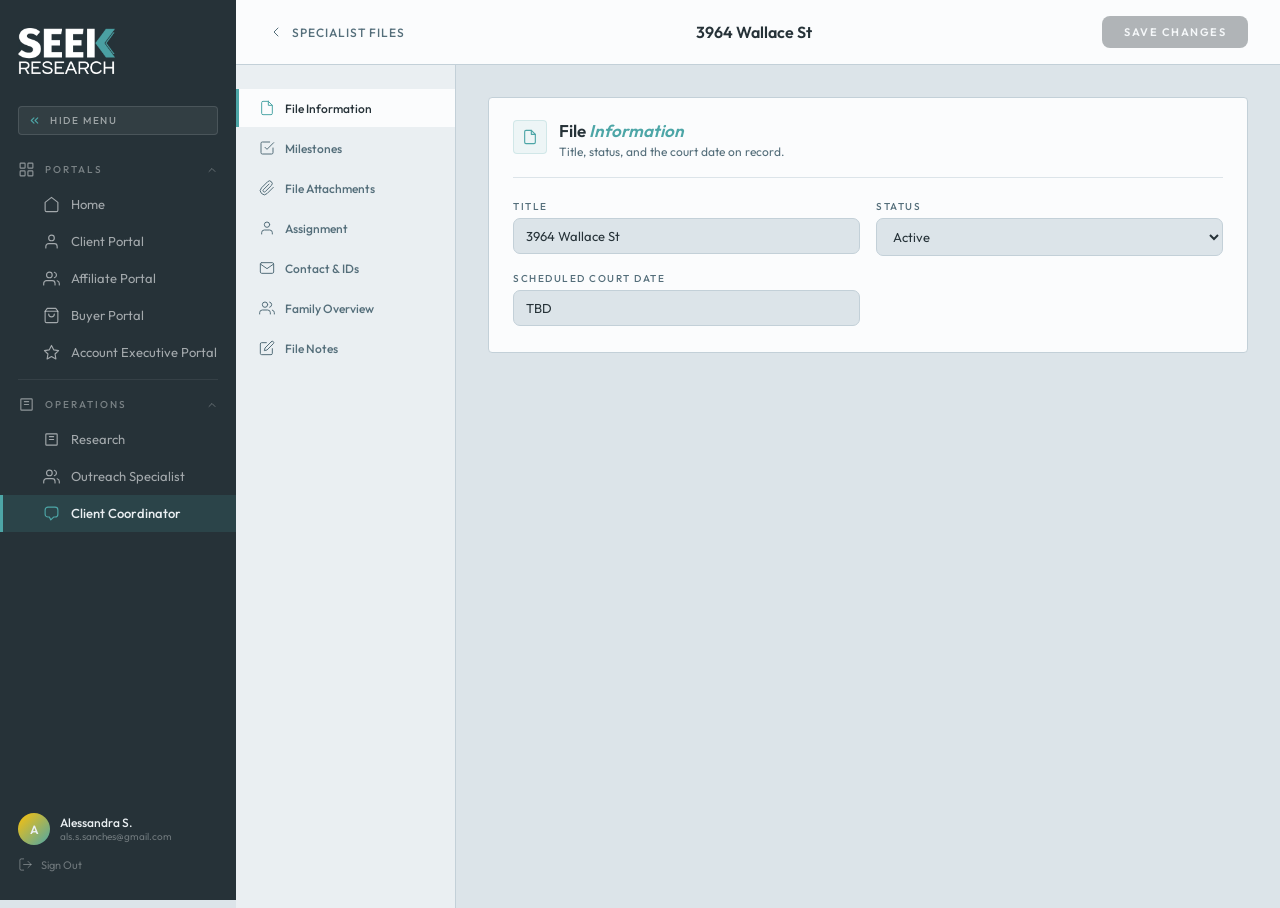
<file: seek-coordinator-detail.html>
<!DOCTYPE html>
<html lang="en">
<head>
<meta charset="UTF-8">
<meta name="viewport" content="width=device-width, initial-scale=1.0">
<title>Seek Research — Specialist File Detail</title>
<link href="https://fonts.googleapis.com/css2?family=Cormorant+Garamond:ital,wght@0,300;0,400;0,500;1,300;1,400;1,500&family=Outfit:wght@300;400;500;600;700;800&display=swap" rel="stylesheet">
<link rel="icon" type="image/png" href="seek-favicon.png?v=2">
<link rel="stylesheet" href="styles.css?v=15">
</head>
<body class="scroll-layout">

<!-- MOBILE HEADER -->
<div class="mobile-header">
  <button class="hamburger" onclick="openMobileSidebar()" aria-label="Open menu">
    <span></span><span></span><span></span>
  </button>
  <a class="mobile-logo" href="index.html" aria-label="Seek Research">
    <img class="brand-logo sm" src="seek-logo.png" width="317" height="150" alt="Seek Research">
  </a>
</div>
<div class="sidebar-overlay" id="sidebar-overlay"></div>

<aside class="sidebar" id="sidebar">
  <a class="sidebar-logo" href="index.html" aria-label="Seek Research">
    <img class="brand-logo" src="seek-logo.png" width="317" height="150" alt="Seek Research">
    <img class="brand-mark" src="seek-mark.png" width="94" height="96" alt="" aria-hidden="true">
  </a>
  <button class="sidebar-toggle" type="button" onclick="toggleSidebar()"
          aria-controls="sidebar" aria-expanded="true" title="Hide menu">
    <svg viewBox="0 0 24 24" aria-hidden="true"><polyline points="11 17 6 12 11 7"/><polyline points="18 17 13 12 18 7"/></svg>
    <span class="sidebar-toggle-label">Hide menu</span>
  </button>
  <nav class="sidebar-nav">
    <div class="nav-section open" id="sec-portals">
      <div class="nav-section-header" onclick="toggleSection('sec-portals')">
        <div class="nav-section-left">
          <svg class="nav-section-icon" viewBox="0 0 24 24"><rect x="3" y="3" width="7" height="7" rx="1"/><rect x="14" y="3" width="7" height="7" rx="1"/><rect x="3" y="14" width="7" height="7" rx="1"/><rect x="14" y="14" width="7" height="7" rx="1"/></svg>
          <span class="nav-section-label">Portals</span>
        </div>
        <svg class="nav-chevron" viewBox="0 0 24 24"><polyline points="6 9 12 15 18 9"/></svg>
      </div>
      <div class="nav-items">
        <a class="nav-link" href="index.html">
          <svg class="nav-link-icon" viewBox="0 0 24 24"><path d="M3 9l9-7 9 7v11a2 2 0 01-2 2H5a2 2 0 01-2-2z"/></svg>
          <span class="nav-link-label">Home</span>
        </a>
        <a class="nav-link" href="seek-dashboard-mockup.html">
          <svg class="nav-link-icon" viewBox="0 0 24 24"><path d="M20 21v-2a4 4 0 00-4-4H8a4 4 0 00-4 4v2"/><circle cx="12" cy="7" r="4"/></svg>
          <span class="nav-link-label">Client Portal</span>
        </a>
        <a class="nav-link" href="seek-affiliate-portal.html">
          <svg class="nav-link-icon" viewBox="0 0 24 24"><path d="M17 21v-2a4 4 0 00-4-4H5a4 4 0 00-4 4v2"/><circle cx="9" cy="7" r="4"/><path d="M23 21v-2a4 4 0 00-3-3.87M16 3.13a4 4 0 010 7.75"/></svg>
          <span class="nav-link-label">Affiliate Portal</span>
        </a>
        <a class="nav-link" href="seek-buyer-portal.html">
          <svg class="nav-link-icon" viewBox="0 0 24 24"><path d="M6 2L3 6v14a2 2 0 002 2h14a2 2 0 002-2V6l-3-4z"/><line x1="3" y1="6" x2="21" y2="6"/><path d="M16 10a4 4 0 01-8 0"/></svg>
          <span class="nav-link-label">Buyer Portal</span>
        </a>
        <a class="nav-link" href="seek-executive-portal.html">
          <svg class="nav-link-icon" viewBox="0 0 24 24"><polygon points="12 2 15.09 8.26 22 9.27 17 14.14 18.18 21.02 12 17.77 5.82 21.02 7 14.14 2 9.27 8.91 8.26 12 2"/></svg>
          <span class="nav-link-label">Account Executive Portal</span>
        </a>
      </div>
    </div>
    <div class="nav-divider"></div>
    <div class="nav-section open" id="sec-ops">
      <div class="nav-section-header" onclick="toggleSection('sec-ops')">
        <div class="nav-section-left">
          <svg class="nav-section-icon" viewBox="0 0 24 24"><path d="M9 12h6M9 8h6M5 4h14a1 1 0 011 1v14a1 1 0 01-1 1H5a1 1 0 01-1-1V5a1 1 0 011-1z"/></svg>
          <span class="nav-section-label">Operations</span>
        </div>
        <svg class="nav-chevron" viewBox="0 0 24 24"><polyline points="6 9 12 15 18 9"/></svg>
      </div>
      <div class="nav-items">
        <a class="nav-link" href="seek-research-forms.html">
          <svg class="nav-link-icon" viewBox="0 0 24 24"><path d="M9 12h6M9 8h6M5 4h14a1 1 0 011 1v14a1 1 0 01-1 1H5a1 1 0 01-1-1V5a1 1 0 011-1z"/></svg>
          <span class="nav-link-label">Research</span>
        </a>
        <a class="nav-link" href="seek-outreach-specialist.html">
          <svg class="nav-link-icon" viewBox="0 0 24 24"><path d="M17 21v-2a4 4 0 00-4-4H5a4 4 0 00-4 4v2"/><circle cx="9" cy="7" r="4"/><path d="M23 21v-2a4 4 0 00-3-3.87M16 3.13a4 4 0 010 7.75"/></svg>
          <span class="nav-link-label">Outreach Specialist</span>
        </a>
        <a class="nav-link active" href="seek-coordinator.html">
          <svg class="nav-link-icon" viewBox="0 0 24 24"><path d="M9 17H7a4 4 0 01-4-4V7a4 4 0 014-4h10a4 4 0 014 4v6a4 4 0 01-4 4h-2l-4 4-2-4z"/></svg>
          <span class="nav-link-label">Client Coordinator</span>
        </a>
      </div>
    </div>
  </nav>
  <div class="sidebar-bottom">
    <div class="sidebar-user">
      <div class="sb-avatar">A</div>
      <div class="user-info">
        <div class="user-name">Alessandra S.</div>
        <div class="user-email">als.s.sanches@gmail.com</div>
      </div>
    </div>
    <div class="sb-signout">
      <svg viewBox="0 0 24 24"><path d="M9 21H5a2 2 0 01-2-2V5a2 2 0 012-2h4"/><polyline points="16 17 21 12 16 7"/><line x1="21" y1="12" x2="9" y2="12"/></svg>
      <span class="sb-signout-label">Sign Out</span>
    </div>
  </div>
</aside>

<main class="main-wrapper">

  <!-- STICKY HEADER -->
  <div class="detail-topbar">
    <button class="detail-back" onclick="location.href='seek-coordinator.html'">
      <svg viewBox="0 0 24 24"><polyline points="15 18 9 12 15 6"/></svg>
      Specialist Files
    </button>

    <div class="detail-title-wrap">
      <span class="detail-heading" id="detail-heading">3964 Wallace St</span>
      <div class="unsaved-indicator" id="unsaved-indicator">
        <svg viewBox="0 0 24 24"><circle cx="12" cy="12" r="10"/><line x1="12" y1="8" x2="12" y2="12"/><line x1="12" y1="16" x2="12.01" y2="16"/></svg>
        Unsaved changes
      </div>
    </div>

    <div class="detail-actions">
      <button class="btn-discard" id="btn-discard" onclick="confirmDiscard()">Discard</button>
      <button class="btn-save" id="btn-save" onclick="saveChanges()">Save Changes</button>
    </div>
  </div>

  <!-- TWO-COL LAYOUT -->
  <div class="detail-layout">

    <!-- LEFT: SECTION NAV -->
    <nav class="accordion-nav">
      <div class="acc-nav-item active" onclick="showPanel('case', this)">
        <div class="acc-nav-left">
          <svg class="acc-nav-icon" viewBox="0 0 24 24"><path d="M14 2H6a2 2 0 00-2 2v16a2 2 0 002 2h12a2 2 0 002-2V8l-6-6z"/><polyline points="14 2 14 8 20 8"/></svg>
          <span class="acc-nav-label">File Information</span>
        </div>
        <div class="dirty-badge" id="dirty-case"></div>
      </div>
      <div class="acc-nav-item" onclick="showPanel('milestones', this)">
        <div class="acc-nav-left">
          <svg class="acc-nav-icon" viewBox="0 0 24 24"><polyline points="9 11 12 14 22 4"/><path d="M21 12v7a2 2 0 01-2 2H5a2 2 0 01-2-2V5a2 2 0 012-2h11"/></svg>
          <span class="acc-nav-label">Milestones</span>
        </div>
        <div class="dirty-badge" id="dirty-milestones"></div>
      </div>
      <div class="acc-nav-item" onclick="showPanel('files', this)">
        <div class="acc-nav-left">
          <svg class="acc-nav-icon" viewBox="0 0 24 24"><path d="M21.44 11.05l-9.19 9.19a6 6 0 01-8.49-8.49l9.19-9.19a4 4 0 015.66 5.66l-9.2 9.19a2 2 0 01-2.83-2.83l8.49-8.48"/></svg>
          <span class="acc-nav-label">File Attachments</span>
        </div>
        <div class="dirty-badge" id="dirty-files"></div>
      </div>
      <div class="acc-nav-item" onclick="showPanel('assign', this)">
        <div class="acc-nav-left">
          <svg class="acc-nav-icon" viewBox="0 0 24 24"><path d="M20 21v-2a4 4 0 00-4-4H8a4 4 0 00-4 4v2"/><circle cx="12" cy="7" r="4"/></svg>
          <span class="acc-nav-label">Assignment</span>
        </div>
        <div class="dirty-badge" id="dirty-assign"></div>
      </div>
      <div class="acc-nav-item" onclick="showPanel('contact', this)">
        <div class="acc-nav-left">
          <svg class="acc-nav-icon" viewBox="0 0 24 24"><path d="M4 4h16c1.1 0 2 .9 2 2v12c0 1.1-.9 2-2 2H4c-1.1 0-2-.9-2-2V6c0-1.1.9-2 2-2z"/><polyline points="22 6 12 13 2 6"/></svg>
          <span class="acc-nav-label">Contact &amp; IDs</span>
        </div>
        <div class="dirty-badge" id="dirty-contact"></div>
      </div>
      <div class="acc-nav-item" onclick="showPanel('family', this)">
        <div class="acc-nav-left">
          <svg class="acc-nav-icon" viewBox="0 0 24 24"><path d="M17 21v-2a4 4 0 00-4-4H5a4 4 0 00-4 4v2"/><circle cx="9" cy="7" r="4"/><path d="M23 21v-2a4 4 0 00-3-3.87M16 3.13a4 4 0 010 7.75"/></svg>
          <span class="acc-nav-label">Family Overview</span>
        </div>
        <div class="dirty-badge" id="dirty-family"></div>
      </div>
      <div class="acc-nav-item" onclick="showPanel('notes', this)">
        <div class="acc-nav-left">
          <svg class="acc-nav-icon" viewBox="0 0 24 24"><path d="M11 4H4a2 2 0 00-2 2v14a2 2 0 002 2h14a2 2 0 002-2v-7"/><path d="M18.5 2.5a2.121 2.121 0 013 3L12 15l-4 1 1-4 9.5-9.5z"/></svg>
          <span class="acc-nav-label">File Notes</span>
        </div>
        <div class="dirty-badge" id="dirty-notes"></div>
      </div>
    </nav>

    <!-- RIGHT: PANELS -->
    <div class="accordion-panels">

      <!-- FILE INFORMATION -->
      <div class="acc-panel active" id="panel-case">
        <div class="panel-head">
          <span class="panel-head-icon"><svg viewBox="0 0 24 24"><path d="M14 2H6a2 2 0 00-2 2v16a2 2 0 002 2h12a2 2 0 002-2V8l-6-6z"/><polyline points="14 2 14 8 20 8"/></svg></span>
          <div>
            <div class="panel-title">File <em>Information</em></div>
            <div class="panel-note">Title, status, and the court date on record.</div>
          </div>
        </div>
        <div class="form-grid">
          <div class="form-field">
            <label class="field-label">Title</label>
            <input class="field-input" id="ci-title" type="text" value="3964 Wallace St" oninput="markDirty('case')"/>
          </div>
          <div class="form-field">
            <label class="field-label">Status</label>
            <select class="field-select" id="ci-status" onchange="markDirty('case')">
              <option selected>Active</option>
              <option>In Progress</option>
              <option>Closed</option>
              <option>On Hold</option>
            </select>
          </div>
          <div class="form-field">
            <label class="field-label">Scheduled Court Date</label>
            <input class="field-input" id="ci-courtdate" type="text" value="TBD" oninput="markDirty('case')"/>
          </div>
        </div>
      </div>

      <!-- MILESTONES -->
      <div class="acc-panel" id="panel-milestones">
        <div class="panel-head">
          <span class="panel-head-icon"><svg viewBox="0 0 24 24"><polyline points="9 11 12 14 22 4"/><path d="M21 12v7a2 2 0 01-2 2H5a2 2 0 01-2-2V5a2 2 0 012-2h11"/></svg></span>
          <div>
            <div class="panel-title">File <em>Milestones</em></div>
            <div class="panel-note">Every stage, from title documents through closing.</div>
          </div>
        </div>

        <div class="ms-summary">
          <div class="ms-summary-main">
            <div class="ms-summary-count"><strong id="ms-count-done">0</strong> of <span id="ms-count-total">12</span> complete</div>
            <div class="ms-summary-track"><div class="ms-summary-fill" id="ms-summary-fill"></div></div>
          </div>
          <div class="ms-summary-tally">
            <span class="ms-tally is-done"><i></i><b id="ms-tally-done">0</b> Complete</span>
            <span class="ms-tally is-active"><i></i><b id="ms-tally-active">0</b> In progress</span>
            <span class="ms-tally is-todo"><i></i><b id="ms-tally-todo">0</b> Waiting</span>
          </div>
        </div>

        <ol class="ms-list" id="ms-list"></ol>
      </div>

      <!-- FILE ATTACHMENTS -->
      <div class="acc-panel" id="panel-files">
        <div class="panel-head">
          <span class="panel-head-icon"><svg viewBox="0 0 24 24"><path d="M21.44 11.05l-9.19 9.19a6 6 0 01-8.49-8.49l9.19-9.19a4 4 0 015.66 5.66l-9.2 9.19a2 2 0 01-2.83-2.83l8.49-8.48"/></svg></span>
          <div>
            <div class="panel-title">File <em>Attachments</em></div>
            <div class="panel-note">Deeds, titles, and anything else on record.</div>
          </div>
        </div>
        <div class="dropzone" id="dz-coord" ondragover="event.preventDefault();this.classList.add('drag-over')" ondragleave="this.classList.remove('drag-over')" ondrop="handleDrop(event)">
          <svg viewBox="0 0 24 24" style="width:28px;height:28px;stroke:var(--text-muted);stroke-width:1.5;fill:none;stroke-linecap:round;stroke-linejoin:round;margin-bottom:8px"><path d="M21 15v4a2 2 0 01-2 2H5a2 2 0 01-2-2v-4"/><polyline points="17 8 12 3 7 8"/><line x1="12" y1="3" x2="12" y2="15"/></svg>
          <div class="dropzone-label">Drag &amp; drop files here</div>
          <div class="dropzone-hint">or <label style="color:var(--teal);cursor:pointer;text-decoration:underline">browse<input type="file" id="fi-coord" multiple style="display:none" onchange="handleFileInput(this)"/></label></div>
        </div>
        <div class="file-list" id="fl-coord"></div>
      </div>

      <!-- ASSIGNMENT -->
      <div class="acc-panel" id="panel-assign">
        <div class="panel-head">
          <span class="panel-head-icon"><svg viewBox="0 0 24 24"><path d="M20 21v-2a4 4 0 00-4-4H8a4 4 0 00-4 4v2"/><circle cx="12" cy="7" r="4"/></svg></span>
          <div>
            <div class="panel-title">File <em>Assignment</em></div>
            <div class="panel-note">Who owns this file day to day.</div>
          </div>
        </div>
        <div class="form-grid single">
          <div class="form-field">
            <label class="field-label">Assigned To</label>
            <input class="field-input" id="assign-email" type="email" placeholder="Enter email address..." oninput="markDirty('assign')"/>
          </div>
        </div>
      </div>

      <!-- CONTACT & IDs -->
      <div class="acc-panel" id="panel-contact">
        <div class="panel-head">
          <span class="panel-head-icon"><svg viewBox="0 0 24 24"><path d="M4 4h16c1.1 0 2 .9 2 2v12c0 1.1-.9 2-2 2H4c-1.1 0-2-.9-2-2V6c0-1.1.9-2 2-2z"/><polyline points="22 6 12 13 2 6"/></svg></span>
          <div>
            <div class="panel-title">Contact <em>&amp; IDs</em></div>
            <div class="panel-note">Where seller and buyer correspondence goes.</div>
          </div>
        </div>
        <div class="form-grid">
          <div class="form-field">
            <label class="field-label">Seller Contact Email</label>
            <input class="field-input" id="ct-seller" type="email" placeholder="Enter email..." oninput="markDirty('contact')"/>
          </div>
          <div class="form-field">
            <label class="field-label">Buyer Communication Email</label>
            <input class="field-input" id="ct-buyer" type="email" value="test@gmail.com" oninput="markDirty('contact')"/>
          </div>
        </div>
      </div>

      <!-- SHARED FAMILY OVERVIEW -->
      <div class="acc-panel" id="panel-family">
        <div class="panel-head">
          <span class="panel-head-icon"><svg viewBox="0 0 24 24"><path d="M17 21v-2a4 4 0 00-4-4H5a4 4 0 00-4 4v2"/><circle cx="9" cy="7" r="4"/><path d="M23 21v-2a4 4 0 00-3-3.87M16 3.13a4 4 0 010 7.75"/></svg></span>
          <div>
            <div class="panel-title">Family <em>Overview</em> <span style="font-size:11px;letter-spacing:1px;text-transform:uppercase;color:var(--text-muted);font-weight:500;margin-left:8px">Shared</span></div>
            <div class="panel-note">The research narrative — shared with the whole team.</div>
          </div>
        </div>
        <div class="fam-wrap">
          <div class="fam-toolbar">
            <div class="fam-toolbar-btns" id="fam-toolbar">
              <button class="rb" data-cmd="bold" title="Bold"><b>B</b></button>
              <button class="rb" data-cmd="italic" title="Italic"><i>I</i></button>
              <button class="rb" data-cmd="underline" title="Underline"><u>U</u></button>
            </div>
          </div>
          <div class="fam-editor" id="fam-editor" contenteditable="true" oninput="markDirty('family')"></div>
        </div>
      </div>

      <!-- FILE NOTES -->
      <div class="acc-panel" id="panel-notes">
        <div class="panel-head">
          <span class="panel-head-icon"><svg viewBox="0 0 24 24"><path d="M11 4H4a2 2 0 00-2 2v14a2 2 0 002 2h14a2 2 0 002-2v-7"/><path d="M18.5 2.5a2.121 2.121 0 013 3L12 15l-4 1 1-4 9.5-9.5z"/></svg></span>
          <div>
            <div class="panel-title">File <em>Notes</em> <span style="font-size:11px;letter-spacing:1px;text-transform:uppercase;color:var(--text-muted);font-weight:500;margin-left:8px">Shared</span></div>
            <div class="panel-note">Every call, message, and decision, in order.</div>
          </div>
        </div>
        <div class="case-notes-display" id="notes-display"></div>
        <div class="form-grid single">
          <div class="form-field">
            <label class="field-label">Add Note</label>
            <textarea class="field-textarea" id="new-note" placeholder="Type a new note..." rows="3" oninput="markDirty('notes')"></textarea>
          </div>
        </div>
      </div>

    </div>
  </div>
</main>


<script>
// ── Data store (demo: record #1 = 3964 Wallace St) ──
const famOverviewHTML = `<div style="text-align:center"><strong>3964 Wallace St</strong></div>
<br>
<strong>Property Owner:</strong> Carrie Chuning<br>
<strong>Listed Sale Date:</strong> 1947<br>
<strong>Zoning:</strong> RSA5<br>
<strong>Tax Debt:</strong> $13,747.23<br>
<strong>L&amp;I:</strong> $170.93<br>
<strong>Total Debt:</strong> $13,918.16<br>
<strong>Deed:</strong> On File (heirs and assigns forever)<br>
<br>
<u><strong>Estimated Property Value:</strong></u> $40,000 – $60,000<br>
<br>
<span style="color:#4DA6A7"><strong>Subject: Carrie Chuning</strong></span><br>
<ul style="margin:6px 0 6px 18px;padding:0">
  <li><strong>Date of Birth:</strong> March 10th, 1903</li>
  <li><strong>Birthplace:</strong> Virginia, USA</li>
  <li><strong>Date of Death:</strong> September 25th, 1993</li>
  <li><strong>Spouse:</strong> John Rhone</li>
  <li><strong>Children:</strong> 1</li>
</ul>
<strong>Spouse: John Rhone</strong><br>
<ul style="margin:6px 0 6px 18px;padding:0">
  <li><strong>Birthplace:</strong> Virginia, USA</li>
</ul>
<br>
<strong>Children of Carrie Chuning</strong><br>
<br>
<strong><u>Edith King (née Rhone)</u></strong><br>
<ul style="margin:6px 0 6px 18px;padding:0">
  <li><strong>Date of Birth:</strong> March 20th, 1921</li>
  <li><strong>Birthplace:</strong> Virginia</li>
  <li><strong>Date of Death:</strong> 2010</li>
  <li><strong>Deathplace:</strong> Williamstown, NJ</li>
  <li><strong>Spouse:</strong> Lucious King</li>
</ul>
<br>
<strong>Summary</strong><br>
Carrie Chuning was born in Virginia on March 10th, 1903. She married John Rhone around 1920 and the couple had one daughter named Edith Rhone on March 20th, 1921. John passed away shortly before 1930, so Carrie and Edith were rooming with another family on Aspen St. for a few years. Edith lived with her mother until 1947 when she married a man named Lucious King. They had one daughter, Linda Veronica King. Lucious died in 2006 and Edith died a few years later, in 2010.<br>
<br>
Carrie passed away on September 25th, 1993.<br>
<br>
Linda King is 75 yrs old and currently living in Sicklerville, NJ. She has one daughter, named Michelle Rollins. She is 56 years old and lives in Sicklerville as well.<br>
<br>
<em>Option #1:</em> Contact Linda King regarding her grandmother's property.<br>
<em>Option #2:</em> Contact Michelle Rollins regarding her great-grandmother's property.<br>
<br>
<strong><u>Linda King</u></strong><br>
<strong>Age:</strong> 75<br>
<strong>Address:</strong> 5 Logan Ct., Sicklerville, NJ, 08081<br>
<strong>Phone:</strong> 609-707-4054 · 856-875-5001 · 609-629-2949<br>
<br>
<strong><u>Michelle Rollins</u></strong><br>
<strong>Age:</strong> 56<br>
<strong>Address:</strong> 90 Hopewell Ln., Unit 90, Sicklerville, NJ, 08081<br>
<strong>Phone:</strong> 856-262-8535 · 856-262-8483 · 609-430-3075`;

const caseNotes = [
  { date: '4/1/26 · 11:15am', text: 'Research found that Edith recorded a will. I called Linda to let her know we are all set for now.' },
  { date: '3/30/26 · 10:00am', text: 'Questions from research — Good morning Team! Would it be possible to ask our contact for 3964 Wallace St., if they know where/when Carrie Chuning died? Also, was her last name Chuning at that time? I\'m finding conflicting information.' },
  { date: '3/26/26 · 1:30pm', text: 'Linda called and I spoke with her and her daughter. Linda agreed to move forward and be responsive with us. She gave me her DOB, SS#, address, and sent a copy of her DL. I emailed all that info to Richelle.' },
  { date: '3/25/26 · 9:45am', text: 'Called Linda and she sent a text asking me to call back later.' },
  { date: '3/23/26 · 10:00am', text: 'Left Linda a voicemail.\n\nNext call — realtor thinks home will sell between $60–70k. She could take home $25k low end and $32k high end. Lisa needs her DOB, SS#, copy of DL, address, phone number.\n\nWe want to ensure you\'re fully committed to moving forward and able to remain responsive throughout the process. We\'ve invested significant time and resources over the past four months, so it\'s important that we have alignment before proceeding.' },
  { date: '3/20/26', text: 'Message from Parisa: Chris stated that he thinks it can go between $60K–$70K. He will make that final determination when we are done with probate and he is ready to list it — based on the market but that is the range.' },
  { date: '3/17/26 · 2:30pm', text: 'Linda said she\'s looking for a clearer picture of the property\'s value. She understands that we provide a conservative range, but wants to know why we would go as low as $40k if the assessed value is $69,500. She mentioned that once she has that information, she will be ready to move forward. I did explain that the $69,500 reflects the city\'s tax-assessed value. In some cases, the city may increase that amount based on surrounding property values. However, I clarified that we don\'t rely on the tax assessment to determine the actual market value of the property, and it does not necessarily reflect what the property would sell for. Linda said she would like to know what Chris thinks he could sell the property for before she moves forward.' },
  { date: '3/16/26 · 12:45pm', text: 'Left Linda a voicemail.' },
  { date: '3/9/26 · 3:00pm', text: 'I spoke to Linda. She is staying with her daughter while she recovers from surgery. She asked for one more week so she can get home and get herself together. I will call her on 3/16. I sent her an email with my contact information. ladylinda0615@gmail.com. Linda said she didn\'t sign a contract but I confirmed with Richelle that she did sign on 11/3/25.' },
  { date: '11/5/25', text: 'Linda King — Agreed to be administrator.' },
];

// ── Section navigation ──
function showPanel(id, navEl) {
  document.querySelectorAll('.acc-panel').forEach(p => p.classList.remove('active'));
  document.querySelectorAll('.acc-nav-item').forEach(n => n.classList.remove('active'));
  document.getElementById('panel-' + id).classList.add('active');
  navEl.classList.add('active');
}

// ── Dirty tracking ──
const dirtyPanels = new Set();
let dirty = false;
function markDirty(panel) {
  dirty = true;
  if (panel) {
    dirtyPanels.add(panel);
    document.getElementById('dirty-' + panel).classList.add('visible');
  }
  document.getElementById('unsaved-indicator').classList.add('visible');
  document.getElementById('btn-discard').classList.add('visible');
  document.getElementById('btn-save').classList.add('active');
}

function clearAllDirty() {
  dirty = false;
  dirtyPanels.clear();
  document.querySelectorAll('.dirty-badge').forEach(b => b.classList.remove('visible'));
  document.getElementById('unsaved-indicator').classList.remove('visible');
  document.getElementById('btn-discard').classList.remove('visible');
  document.getElementById('btn-save').classList.remove('active');
}

// ── Milestones ──
// Cada etapa guarda seu próprio conjunto de estados; o id original é preservado
// num input hidden para que o contrato de dados continue o mesmo.
const MS_STATES = ['Waiting Action', 'In Progress', 'Complete', 'N/A'];

const milestones = [
  { id: 'ms-contract',       name: 'Contract Signed',                             states: MS_STATES, value: 'Waiting Action' },
  { id: 'ms-renun',          name: 'Renunciations Complete',                      states: MS_STATES, value: 'Waiting Action' },
  { id: 'ms-package',        name: 'Full Package Sent to Attorney',               states: MS_STATES, value: 'Waiting Action' },
  { id: 'ms-petition-fam',   name: 'Petition Signed by Family',                   states: MS_STATES, value: 'Waiting Action' },
  { id: 'ms-petition-grant', name: 'Petition Granted',                            states: MS_STATES, value: 'Waiting Action' },
  { id: 'ms-hearing',        name: 'Hearing Set',                                 states: MS_STATES, value: 'Waiting Action' },
  { id: 'ms-tax',            name: 'Inheritance Tax Form Filed by Attorney',      states: MS_STATES, value: 'Waiting Action' },
  { id: 'ms-letters',        name: 'Certified Letters Sent to Register of Wills',  states: MS_STATES, value: 'Waiting Action' },
  { id: 'ms-estate',         name: 'Estate Opened — Can Proceed with Closing',     states: MS_STATES, value: 'Waiting Action' },
  { id: 'ms-closing',        name: 'Closing with Title Company',                  states: MS_STATES, value: 'Waiting Action' },
  { id: 'ms-complete',       name: 'Complete',                                    states: ['No', 'Yes'], value: 'No' },
];

// Farol: concluído = verde, em andamento = âmbar, aguardando = vermelho, N/A = neutro
const MS_DONE   = ['Complete', 'Sent', 'Yes'];
const MS_ACTIVE = ['In Progress'];

function msTone(value) {
  if (MS_DONE.includes(value))   return 'done';
  if (MS_ACTIVE.includes(value)) return 'active';
  if (value === 'N/A')           return 'na';
  return 'todo';
}

const MS_SHORT = { 'Waiting Action': 'Waiting', 'In Progress': 'In progress' };

const MS_MARKERS = {
  done:   '<svg viewBox="0 0 24 24"><polyline points="20 6 9 17 4 12"/></svg>',
  active: '<svg viewBox="0 0 24 24"><circle cx="12" cy="12" r="9"/><path d="M12 3a9 9 0 010 18z" fill="currentColor" stroke="none"/></svg>',
  na:     '<svg viewBox="0 0 24 24"><line x1="6" y1="12" x2="18" y2="12"/></svg>',
};

function renderMilestones() {
  document.getElementById('ms-list').innerHTML = milestones.map((m, i) => {
    const tone = msTone(m.value);
    const marker = MS_MARKERS[tone] || String(i + 1).padStart(2, '0');
    const seg = m.states.map(st =>
      '<button type="button" class="ms-seg-btn' + (st === m.value ? ' is-on' : '') +
      '" data-tone="' + msTone(st) + '" onclick="setMilestone(\'' + m.id + '\', \'' + st + '\')"' +
      ' aria-pressed="' + (st === m.value) + '">' + (MS_SHORT[st] || st) + '</button>'
    ).join('');
    return (
      '<li class="ms-item is-' + tone + '" data-id="' + m.id + '">' +
        '<span class="ms-marker">' + marker + '</span>' +
        '<div class="ms-body">' +
          '<span class="ms-name">' + m.name + '</span>' +
          '<span class="ms-state">' + (MS_SHORT[m.value] || m.value) + '</span>' +
        '</div>' +
        '<div class="ms-seg" role="group" aria-label="' + m.name + ' status">' + seg + '</div>' +
        '<input type="hidden" id="' + m.id + '" value="' + m.value + '"/>' +
      '</li>'
    );
  }).join('');
  updateMilestoneSummary();
}

function setMilestone(id, value) {
  const m = milestones.find(x => x.id === id);
  if (!m || m.value === value) return;
  m.value = value;
  renderMilestones();
  markDirty('milestones');
}

function updateMilestoneSummary() {
  const tally = { done: 0, active: 0, todo: 0, na: 0 };
  milestones.forEach(m => tally[msTone(m.value)]++);
  const relevant = milestones.length - tally.na;
  const pct = relevant ? Math.round((tally.done / relevant) * 100) : 0;

  document.getElementById('ms-count-done').textContent  = tally.done;
  document.getElementById('ms-count-total').textContent = relevant;
  document.getElementById('ms-summary-fill').style.width = pct + '%';
  document.getElementById('ms-tally-done').textContent   = tally.done;
  document.getElementById('ms-tally-active').textContent = tally.active;
  document.getElementById('ms-tally-todo').textContent   = tally.todo;
}

// ── File handling ──
const fileMap = new Map();

function handleDrop(e) {
  e.preventDefault();
  document.getElementById('dz-coord').classList.remove('drag-over');
  addFiles(e.dataTransfer.files);
}

function handleFileInput(input) {
  addFiles(input.files);
  input.value = '';
}

function addFiles(files) {
  Array.from(files).forEach(f => {
    if (!fileMap.has(f.name)) fileMap.set(f.name, f);
  });
  renderFileList();
}

function renderFileList() {
  const list = document.getElementById('fl-coord');
  if (fileMap.size === 0) { list.innerHTML = ''; return; }
  list.innerHTML = Array.from(fileMap.values()).map(f =>
    `<div class="file-item">
      <span class="file-item-icon">📄</span>
      <span class="file-item-name">${f.name}</span>
      <span class="file-item-size">${(f.size/1024).toFixed(1)} KB</span>
      <button class="file-item-remove" onclick="removeFile('${f.name}')">✕</button>
    </div>`
  ).join('');
}

function removeFile(name) { fileMap.delete(name); renderFileList(); }
function clearFiles() { fileMap.clear(); renderFileList(); }

// ── File notes ──
function renderNotes() {
  const display = document.getElementById('notes-display');
  if (caseNotes.length === 0) {
    display.innerHTML = '<div class="case-notes-empty">No file notes yet.</div>';
    return;
  }
  display.innerHTML = caseNotes.map(n =>
    `<div class="case-note-item">
      <div class="case-note-date">${n.date}</div>
      <div class="case-note-body">${n.text.replace(/\n/g, '<br>')}</div>
    </div>`
  ).join('');
}

function addNote() {
  const ta = document.getElementById('new-note');
  const text = ta.value.trim();
  if (!text) { showToast('Please enter a note', 'error'); return; }
  const now = new Date();
  const d = `${now.getMonth()+1}/${now.getDate()}/${String(now.getFullYear()).slice(-2)} · ${now.toLocaleTimeString('en-US',{hour:'numeric',minute:'2-digit'})}`;
  caseNotes.unshift({ date: d, text });
  renderNotes();
  ta.value = '';
  showToast('Note added', 'success');
}

// ── Family overview ──
function saveFamilyOverview() {
  showToast('Family overview saved', 'success');
}

// ── Save / Cancel ──
function saveChanges() {
  const noteText = document.getElementById('new-note').value.trim();
  if (noteText) addNote();
  clearAllDirty();
  showToast('Changes saved successfully', 'success');
  document.getElementById('detail-heading').textContent = document.getElementById('ci-title').value;
}

function confirmDiscard() {
  if (!dirty) return;
  showConfirm('Discard all unsaved changes?', () => { location.reload(); }, { danger: true, okLabel: 'Discard' });
}

// ── Init ──
document.addEventListener('DOMContentLoaded', () => {
  document.getElementById('fam-editor').innerHTML = famOverviewHTML;
  renderMilestones();
  renderNotes();

  // Wire up rich text buttons
  const toolbar = document.getElementById('fam-toolbar');
  const editor  = document.getElementById('fam-editor');
  initRichBtns(toolbar, editor);
});
</script>

<script src="sidebar.js" defer></script>
<script src="ui.js" defer></script>
</body>
</html>
</file>
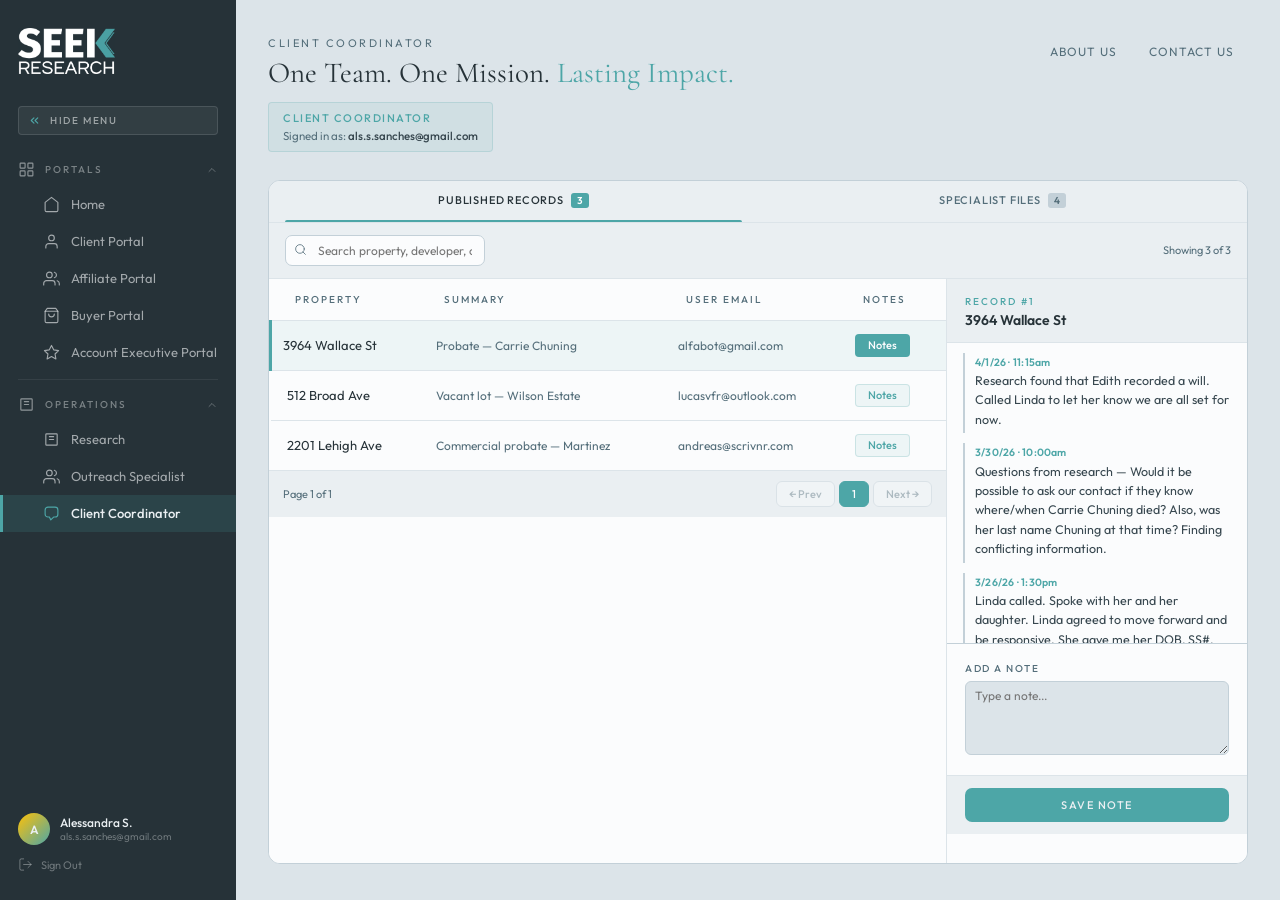
<file: seek-coordinator.html>
<!DOCTYPE html>
<html lang="en">
<head>
<meta charset="UTF-8">
<meta name="viewport" content="width=device-width, initial-scale=1.0">
<title>Seek Research — Client Coordinator</title>
<link href="https://fonts.googleapis.com/css2?family=Cormorant+Garamond:ital,wght@0,300;0,400;0,500;1,300;1,400;1,500&family=Outfit:wght@300;400;500;600;700;800&display=swap" rel="stylesheet">
<link rel="icon" type="image/png" href="seek-favicon.png?v=2">
<link rel="stylesheet" href="styles.css?v=15">
</head>
<body class="fixed-layout">

<!-- MOBILE HEADER -->
<div class="mobile-header">
  <button class="hamburger" onclick="openMobileSidebar()" aria-label="Open menu">
    <span></span><span></span><span></span>
  </button>
  <a class="mobile-logo" href="index.html" aria-label="Seek Research">
    <img class="brand-logo sm" src="seek-logo.png" width="317" height="150" alt="Seek Research">
  </a>
</div>
<div class="sidebar-overlay" id="sidebar-overlay"></div>

<aside class="sidebar" id="sidebar">
  <a class="sidebar-logo" href="index.html" aria-label="Seek Research">
    <img class="brand-logo" src="seek-logo.png" width="317" height="150" alt="Seek Research">
    <img class="brand-mark" src="seek-mark.png" width="94" height="96" alt="" aria-hidden="true">
  </a>
  <button class="sidebar-toggle" type="button" onclick="toggleSidebar()"
          aria-controls="sidebar" aria-expanded="true" title="Hide menu">
    <svg viewBox="0 0 24 24" aria-hidden="true"><polyline points="11 17 6 12 11 7"/><polyline points="18 17 13 12 18 7"/></svg>
    <span class="sidebar-toggle-label">Hide menu</span>
  </button>
  <nav class="sidebar-nav">
    <div class="nav-section open" id="sec-portals">
      <div class="nav-section-header" onclick="toggleSection('sec-portals')">
        <div class="nav-section-left">
          <svg class="nav-section-icon" viewBox="0 0 24 24"><rect x="3" y="3" width="7" height="7" rx="1"/><rect x="14" y="3" width="7" height="7" rx="1"/><rect x="3" y="14" width="7" height="7" rx="1"/><rect x="14" y="14" width="7" height="7" rx="1"/></svg>
          <span class="nav-section-label">Portals</span>
        </div>
        <svg class="nav-chevron" viewBox="0 0 24 24"><polyline points="6 9 12 15 18 9"/></svg>
      </div>
      <div class="nav-items">
        <a class="nav-link" href="index.html">
          <svg class="nav-link-icon" viewBox="0 0 24 24"><path d="M3 9l9-7 9 7v11a2 2 0 01-2 2H5a2 2 0 01-2-2z"/></svg>
          <span class="nav-link-label">Home</span>
        </a>
        <a class="nav-link" href="seek-dashboard-mockup.html">
          <svg class="nav-link-icon" viewBox="0 0 24 24"><path d="M20 21v-2a4 4 0 00-4-4H8a4 4 0 00-4 4v2"/><circle cx="12" cy="7" r="4"/></svg>
          <span class="nav-link-label">Client Portal</span>
        </a>
        <a class="nav-link" href="seek-affiliate-portal.html">
          <svg class="nav-link-icon" viewBox="0 0 24 24"><path d="M17 21v-2a4 4 0 00-4-4H5a4 4 0 00-4 4v2"/><circle cx="9" cy="7" r="4"/><path d="M23 21v-2a4 4 0 00-3-3.87M16 3.13a4 4 0 010 7.75"/></svg>
          <span class="nav-link-label">Affiliate Portal</span>
        </a>
        <a class="nav-link" href="seek-buyer-portal.html">
          <svg class="nav-link-icon" viewBox="0 0 24 24"><path d="M6 2L3 6v14a2 2 0 002 2h14a2 2 0 002-2V6l-3-4z"/><line x1="3" y1="6" x2="21" y2="6"/><path d="M16 10a4 4 0 01-8 0"/></svg>
          <span class="nav-link-label">Buyer Portal</span>
        </a>
        <a class="nav-link" href="seek-executive-portal.html">
          <svg class="nav-link-icon" viewBox="0 0 24 24"><polygon points="12 2 15.09 8.26 22 9.27 17 14.14 18.18 21.02 12 17.77 5.82 21.02 7 14.14 2 9.27 8.91 8.26 12 2"/></svg>
          <span class="nav-link-label">Account Executive Portal</span>
        </a>
      </div>
    </div>
    <div class="nav-divider"></div>
    <div class="nav-section open" id="sec-ops">
      <div class="nav-section-header" onclick="toggleSection('sec-ops')">
        <div class="nav-section-left">
          <svg class="nav-section-icon" viewBox="0 0 24 24"><path d="M9 12h6M9 8h6M5 4h14a1 1 0 011 1v14a1 1 0 01-1 1H5a1 1 0 01-1-1V5a1 1 0 011-1z"/></svg>
          <span class="nav-section-label">Operations</span>
        </div>
        <svg class="nav-chevron" viewBox="0 0 24 24"><polyline points="6 9 12 15 18 9"/></svg>
      </div>
      <div class="nav-items">
        <a class="nav-link" href="seek-research-forms.html">
          <svg class="nav-link-icon" viewBox="0 0 24 24"><path d="M9 12h6M9 8h6M5 4h14a1 1 0 011 1v14a1 1 0 01-1 1H5a1 1 0 01-1-1V5a1 1 0 011-1z"/></svg>
          <span class="nav-link-label">Research</span>
        </a>
        <a class="nav-link" href="seek-outreach-specialist.html">
          <svg class="nav-link-icon" viewBox="0 0 24 24"><path d="M17 21v-2a4 4 0 00-4-4H5a4 4 0 00-4 4v2"/><circle cx="9" cy="7" r="4"/><path d="M23 21v-2a4 4 0 00-3-3.87M16 3.13a4 4 0 010 7.75"/></svg>
          <span class="nav-link-label">Outreach Specialist</span>
        </a>
        <a class="nav-link active" href="seek-coordinator.html">
          <svg class="nav-link-icon" viewBox="0 0 24 24"><path d="M9 17H7a4 4 0 01-4-4V7a4 4 0 014-4h10a4 4 0 014 4v6a4 4 0 01-4 4h-2l-4 4-2-4z"/></svg>
          <span class="nav-link-label">Client Coordinator</span>
        </a>
      </div>
    </div>
  </nav>
  <div class="sidebar-bottom">
    <div class="sidebar-user">
      <div class="sb-avatar">A</div>
      <div class="user-info">
        <div class="user-name">Alessandra S.</div>
        <div class="user-email">als.s.sanches@gmail.com</div>
      </div>
    </div>
    <div class="sb-signout">
      <svg viewBox="0 0 24 24"><path d="M9 21H5a2 2 0 01-2-2V5a2 2 0 012-2h4"/><polyline points="16 17 21 12 16 7"/><line x1="21" y1="12" x2="9" y2="12"/></svg>
      <span class="sb-signout-label">Sign Out</span>
    </div>
  </div>
</aside>

<main class="content">
  <div class="topbar">
    <div>
      <div class="topbar-eyebrow">Client Coordinator</div>
      <div class="topbar-title msg">One Team. One Mission. <em>Lasting Impact.</em></div>
      <div class="view-badge teal">
        <span class="view-badge-role">Client Coordinator</span>
        <span class="view-badge-user">Signed in as: <strong>als.s.sanches@gmail.com</strong></span>
      </div>
    </div>
    <div class="nav-links">
      <a class="topbar-nav-link" href="#">About Us</a>
      <a class="topbar-nav-link" href="#">Contact Us</a>
    </div>
  </div>

  <div class="tabs-card">
    <div class="tabs-header">
      <div class="tab active" onclick="switchTab('published')">
        <div class="tab-inner"><span class="tab-label">Published Records</span><span class="tab-count-badge" id="badge-published">3</span></div>
        <div class="tab-indicator"></div>
      </div>
      <div class="tab" onclick="switchTab('specialist')">
        <div class="tab-inner"><span class="tab-label">Specialist Files</span><span class="tab-count-badge" id="badge-specialist">4</span></div>
        <div class="tab-indicator"></div>
      </div>
    </div>

    <div class="tabs-body">

      <!-- ── PUBLISHED RECORDS TO AFFILIATE / BUYERS ── -->
      <div class="tab-panel active" id="panel-published">
        <div class="filter-bar">
          <div class="filter-search-wrap">
            <div class="filter-search-icon"><svg viewBox="0 0 24 24"><circle cx="11" cy="11" r="8"/><line x1="21" y1="21" x2="16.65" y2="16.65"/></svg></div>
            <input class="filter-search" placeholder="Search property, developer, or email..." oninput="filterPub(this.value)" id="pub-search"/>
          </div>
          <span class="filter-count" id="pub-count">Showing 3 of 3</span>
        </div>
        <div class="split">
          <div class="table-side">
            <table>
              <thead>
                <tr>
                  <th class="sticky">Property</th>
                  <th class="sticky">Summary</th>
                  <th class="sticky">User Email</th>
                  <th class="sticky">Notes</th>
                </tr>
              </thead>
              <tbody id="pub-tbody">
                <tr id="pub-row-1" data-id="1" data-property="3964 Wallace St" data-developer="Seek Research" data-summary="Probate — Carrie Chuning" data-email="alfabot@gmail.com">
                  <td class="td-main">3964 Wallace St</td>
                  <td class="td-muted">Probate — Carrie Chuning</td>
                  <td class="td-muted">alfabot@gmail.com</td>
                  <td><button class="comm-btn" id="cb-1" onclick="openComm(event,1)">Notes</button></td>
                </tr>
                <tr id="pub-row-2" data-id="2" data-property="512 Broad Ave" data-developer="Seek Research" data-summary="Vacant lot — Wilson Estate" data-email="lucasvfr@outlook.com">
                  <td class="td-main">512 Broad Ave</td>
                  <td class="td-muted">Vacant lot — Wilson Estate</td>
                  <td class="td-muted">lucasvfr@outlook.com</td>
                  <td><button class="comm-btn" id="cb-2" onclick="openComm(event,2)">Notes</button></td>
                </tr>
                <tr id="pub-row-3" data-id="3" data-property="2201 Lehigh Ave" data-developer="Seek Research" data-summary="Commercial probate — Martinez" data-email="andreas@scrivnr.com">
                  <td class="td-main">2201 Lehigh Ave</td>
                  <td class="td-muted">Commercial probate — Martinez</td>
                  <td class="td-muted">andreas@scrivnr.com</td>
                  <td><button class="comm-btn" id="cb-3" onclick="openComm(event,3)">Notes</button></td>
                </tr>
              </tbody>
            </table>
            <div class="empty-filter-state" id="empty-pub">
              <div class="empty-filter-icon">🔍</div>
              <div class="empty-filter-msg">No results for <strong><span class="empty-filter-query"></span></strong></div>
              <button class="empty-filter-clear" onclick="clearPubFilter()">Clear filter</button>
            </div>
            <div class="pagination">
              <span class="pagination-info">Page 1 of 1</span>
              <div class="pagination-btns">
                <button class="page-btn" disabled>← Prev</button>
                <button class="page-btn current">1</button>
                <button class="page-btn" disabled>Next →</button>
              </div>
            </div>
          </div>

          <!-- Communication side card -->
          <div class="detail-side">
            <div class="detail-empty" id="pub-detail-empty">
              <div class="detail-empty-icon">
                <svg viewBox="0 0 24 24"><path d="M21 15a2 2 0 01-2 2H7l-4 4V5a2 2 0 012-2h14a2 2 0 012 2z"/></svg>
              </div>
              <div class="detail-empty-text">No record selected</div>
              <div class="detail-empty-sub">Click Notes on a row to see its conversation</div>
            </div>
            <div class="detail-content" id="pub-detail-content">
              <div class="detail-header">
                <div class="detail-id" id="comm-id-label">—</div>
                <div class="detail-title" id="comm-title-label">Communication</div>
              </div>
              <div class="comm-thread" id="comm-thread"></div>
              <div class="detail-body" style="padding-top:10px;border-top:1px solid var(--paper-dark);flex-shrink:0;">
                <div class="detail-field" style="flex-direction:column;gap:6px;">
                  <span class="detail-field-key">Add a note</span>
                  <textarea class="detail-textarea" id="comm-note-input" placeholder="Type a note..." rows="4"></textarea>
                </div>
              </div>
              <div class="detail-footer">
                <button class="save-btn" onclick="saveCommNote()">Save Note</button>
              </div>
            </div>
          </div>
        </div>
      </div>

      <!-- ── CLIENT COORDINATOR SPECIALIST FILES ── -->
      <div class="tab-panel" id="panel-specialist">
        <div class="filter-bar">
          <div class="filter-search-wrap">
            <div class="filter-search-icon"><svg viewBox="0 0 24 24"><circle cx="11" cy="11" r="8"/><line x1="21" y1="21" x2="16.65" y2="16.65"/></svg></div>
            <input class="filter-search" placeholder="Search title or contact..." oninput="filterSpec(this.value,'spec-status-filter')" id="spec-search"/>
          </div>
          <select class="filter-select" id="spec-status-filter" onchange="filterSpec(document.getElementById('spec-search').value,'spec-status-filter')">
            <option value="">All statuses</option>
            <option>Active</option>
            <option>In Progress</option>
            <option>Closed</option>
          </select>
          <span class="filter-count" id="spec-count">Showing 4 of 4</span>
        </div>
        <div class="table-scroll-wrap">
          <table class="wide-table">
            <thead>
              <tr>
                <th class="sticky">Status</th>
                <th class="sticky">Title</th>
                <th class="sticky">Scheduled Court Date</th>
                <th class="sticky">Contract Signed</th>
                <th class="sticky">Renunciations</th>
                <th class="sticky">Full Package Sent</th>
                <th class="sticky">Seller Contact</th>
              </tr>
            </thead>
            <tbody id="spec-tbody">
              <tr class="clickable-row" onclick="goDetail(1)" data-status="Active">
                <td><span class="status-pill sactive"><span class="status-dot"></span>Active</span></td>
                <td class="td-main">3964 Wallace St</td>
                <td class="td-muted">TBD</td>
                <td class="td-muted">Waiting Action</td>
                <td class="td-muted">Waiting Action</td>
                <td class="td-muted">Waiting Action</td>
                <td class="td-muted">Linda King</td>
              </tr>
              <tr class="clickable-row" onclick="goDetail(2)" data-status="In Progress">
                <td><span class="status-pill inreview"><span class="status-dot"></span>In Progress</span></td>
                <td class="td-main">512 Broad Ave</td>
                <td class="td-muted">05/15/26</td>
                <td class="td-muted">Complete</td>
                <td class="td-muted">Waiting Action</td>
                <td class="td-muted">Waiting Action</td>
                <td class="td-muted">james.wilson@email.com</td>
              </tr>
              <tr class="clickable-row" onclick="goDetail(3)" data-status="Active">
                <td><span class="status-pill sactive"><span class="status-dot"></span>Active</span></td>
                <td class="td-main">2201 Lehigh Ave</td>
                <td class="td-muted">06/30/26</td>
                <td class="td-muted">Waiting Action</td>
                <td class="td-muted">Waiting Action</td>
                <td class="td-muted">Waiting Action</td>
                <td class="td-muted">maria.martinez@email.com</td>
              </tr>
              <tr class="clickable-row" onclick="goDetail(4)" data-status="Closed">
                <td><span class="status-pill submitted"><span class="status-dot"></span>Closed</span></td>
                <td class="td-main">1847 Girard Ave</td>
                <td class="td-muted">—</td>
                <td class="td-muted">Complete</td>
                <td class="td-muted">Complete</td>
                <td class="td-muted">Complete</td>
                <td class="td-muted">tom.baker@email.com</td>
              </tr>
            </tbody>
          </table>
        </div>
        <div class="empty-filter-state" id="empty-spec">
          <div class="empty-filter-icon">🔍</div>
          <div class="empty-filter-msg">No results for <strong><span class="empty-filter-query"></span></strong></div>
          <button class="empty-filter-clear" onclick="clearSpecFilter()">Clear filter</button>
        </div>
        <div class="pagination">
          <span class="pagination-info">Page 1 of 1</span>
          <div class="pagination-btns">
            <button class="page-btn" disabled>← Prev</button>
            <button class="page-btn current">1</button>
            <button class="page-btn" disabled>Next →</button>
          </div>
        </div>
      </div>

    </div>
  </div>
</main>


<script>
const tabOrder = ['published', 'specialist'];

function switchTab(id) {
  document.querySelectorAll('.tab').forEach(t => t.classList.remove('active'));
  document.querySelectorAll('.tab-panel').forEach(p => p.classList.remove('active'));
  document.querySelectorAll('.tab')[tabOrder.indexOf(id)].classList.add('active');
  document.getElementById('panel-' + id).classList.add('active');
}

// Communication notes store
const commNotes = {
  1: [
    { date: '4/1/26 · 11:15am', text: 'Research found that Edith recorded a will. Called Linda to let her know we are all set for now.' },
    { date: '3/30/26 · 10:00am', text: 'Questions from research — Would it be possible to ask our contact if they know where/when Carrie Chuning died? Also, was her last name Chuning at that time? Finding conflicting information.' },
    { date: '3/26/26 · 1:30pm', text: 'Linda called. Spoke with her and her daughter. Linda agreed to move forward and be responsive. She gave me her DOB, SS#, address, and sent a copy of her DL. I emailed all that info to Richelle.' },
    { date: '3/25/26 · 9:45am', text: 'Called Linda — she sent a text asking me to call back later.' },
    { date: '3/23/26 · 10:00am', text: 'Left Linda a voicemail.\n\nNext call — realtor thinks home will sell between $60–$70k. She could take home $25k low end and $32k high end. Lisa needs her DOB, SS#, copy of DL, address, phone number.' },
    { date: '3/20/26', text: 'Message from Parisa: Chris stated that he thinks it can go between $60K–$70K. He will make that final determination when we are done with probate and he is ready to list it — based on the market, but that is the range.' },
    { date: '3/17/26 · 2:30pm', text: 'Linda said she\'s looking for a clearer picture of the property\'s value. She understands that we provide a conservative range, but wants to know why we would go as low as $40k if the assessed value is $69,500. I explained that the $69,500 reflects the city\'s tax-assessed value and does not necessarily reflect what the property would sell for. Linda said she would like to know what Chris thinks he could sell the property for before she moves forward.' },
    { date: '3/16/26 · 12:45pm', text: 'Left Linda a voicemail.' },
    { date: '3/9/26 · 3:00pm', text: 'Spoke to Linda. She is staying with her daughter while she recovers from surgery. She asked for one more week so she can get home and get herself together. I will call her on 3/16. Sent her an email with my contact information: ladylinda0615@gmail.com.\n\nLinda said she didn\'t sign a contract but I confirmed with Richelle that she did sign on 11/3/25.' },
    { date: '11/5/25', text: 'Linda King agreed to be administrator.' },
  ],
  2: [],
  3: [],
  4: [],
};

let activeCommId = null;

function openComm(e, id) {
  e.stopPropagation();

  // Toggle off if same button clicked twice
  if (activeCommId === id) {
    activeCommId = null;
    document.querySelectorAll('.comm-btn').forEach(b => b.classList.remove('active-comm'));
    document.querySelectorAll('#pub-tbody tr').forEach(r => r.classList.remove('selected'));
    document.getElementById('pub-detail-empty').style.display = '';
    document.getElementById('pub-detail-content').classList.remove('visible');
    return;
  }

  activeCommId = id;

  document.querySelectorAll('.comm-btn').forEach(b => b.classList.remove('active-comm'));
  document.getElementById('cb-' + id).classList.add('active-comm');
  document.querySelectorAll('#pub-tbody tr').forEach(r => r.classList.remove('selected'));
  document.getElementById('pub-row-' + id).classList.add('selected');

  const row = document.getElementById('pub-row-' + id);
  document.getElementById('comm-id-label').textContent = 'Record #' + id;
  document.getElementById('comm-title-label').textContent = row.dataset.property;
  document.getElementById('comm-note-input').value = '';

  renderCommThread(id);

  document.getElementById('pub-detail-empty').style.display = 'none';
  document.getElementById('pub-detail-content').classList.add('visible');
}

function renderCommThread(id) {
  const thread = document.getElementById('comm-thread');
  const notes = commNotes[id] || [];
  if (notes.length === 0) {
    thread.innerHTML = '<div class="comm-empty">No notes yet.</div>';
    return;
  }
  thread.innerHTML = notes.map(n =>
    `<div class="comm-note-item">
      <div class="comm-note-meta">${n.date}</div>
      <div class="comm-note-text">${n.text.replace(/\n/g, '<br>')}</div>
    </div>`
  ).join('');
}

function saveCommNote() {
  if (!activeCommId) return;
  const input = document.getElementById('comm-note-input');
  const text = input.value.trim();
  if (!text) { showToast('Please enter a note', 'error'); return; }

  const now = new Date();
  const d = `${now.getMonth()+1}/${now.getDate()}/${String(now.getFullYear()).slice(-2)} · ${now.toLocaleTimeString('en-US',{hour:'numeric',minute:'2-digit'})}`;
  commNotes[activeCommId].unshift({ date: d, text });
  renderCommThread(activeCommId);
  input.value = '';
  showToast('Note saved', 'success');
}

// Filter: published records
function filterPub(q) {
  const rows = document.querySelectorAll('#pub-tbody tr');
  const lq = q.toLowerCase();
  rows.forEach(r => {
    r.style.display = !lq || r.textContent.toLowerCase().includes(lq) ? '' : 'none';
  });
  checkEmpty(rows, document.getElementById('empty-pub'), lq);
  const vis = Array.from(rows).filter(r => r.style.display !== 'none').length;
  document.getElementById('pub-count').textContent = 'Showing ' + vis + ' of 3';
}

function clearPubFilter() {
  document.getElementById('pub-search').value = '';
  filterPub('');
}

// Filter: specialist files
function filterSpec(q, selectId) {
  const rows = document.querySelectorAll('#spec-tbody tr');
  const lq = q.toLowerCase();
  const status = document.getElementById(selectId).value.toLowerCase();
  rows.forEach(r => {
    const matchSearch = !lq || r.textContent.toLowerCase().includes(lq);
    const matchStatus = !status || (r.dataset.status || '').toLowerCase().includes(status);
    r.style.display = matchSearch && matchStatus ? '' : 'none';
  });
  checkEmpty(rows, document.getElementById('empty-spec'), lq || status);
  const vis = Array.from(rows).filter(r => r.style.display !== 'none').length;
  document.getElementById('spec-count').textContent = 'Showing ' + vis + ' of 4';
}

function clearSpecFilter() {
  document.getElementById('spec-search').value = '';
  document.getElementById('spec-status-filter').value = '';
  filterSpec('', 'spec-status-filter');
}

function goDetail(id) {
  window.location.href = 'seek-coordinator-detail.html?id=' + id;
}

// Auto-abre as notas do primeiro registro
document.addEventListener('DOMContentLoaded', () => {
  const btn = document.querySelector('#pub-tbody .comm-btn');
  if (btn) btn.click();
});
</script>

<script src="sidebar.js" defer></script>
<script src="ui.js" defer></script>
</body>
</html>
</file>
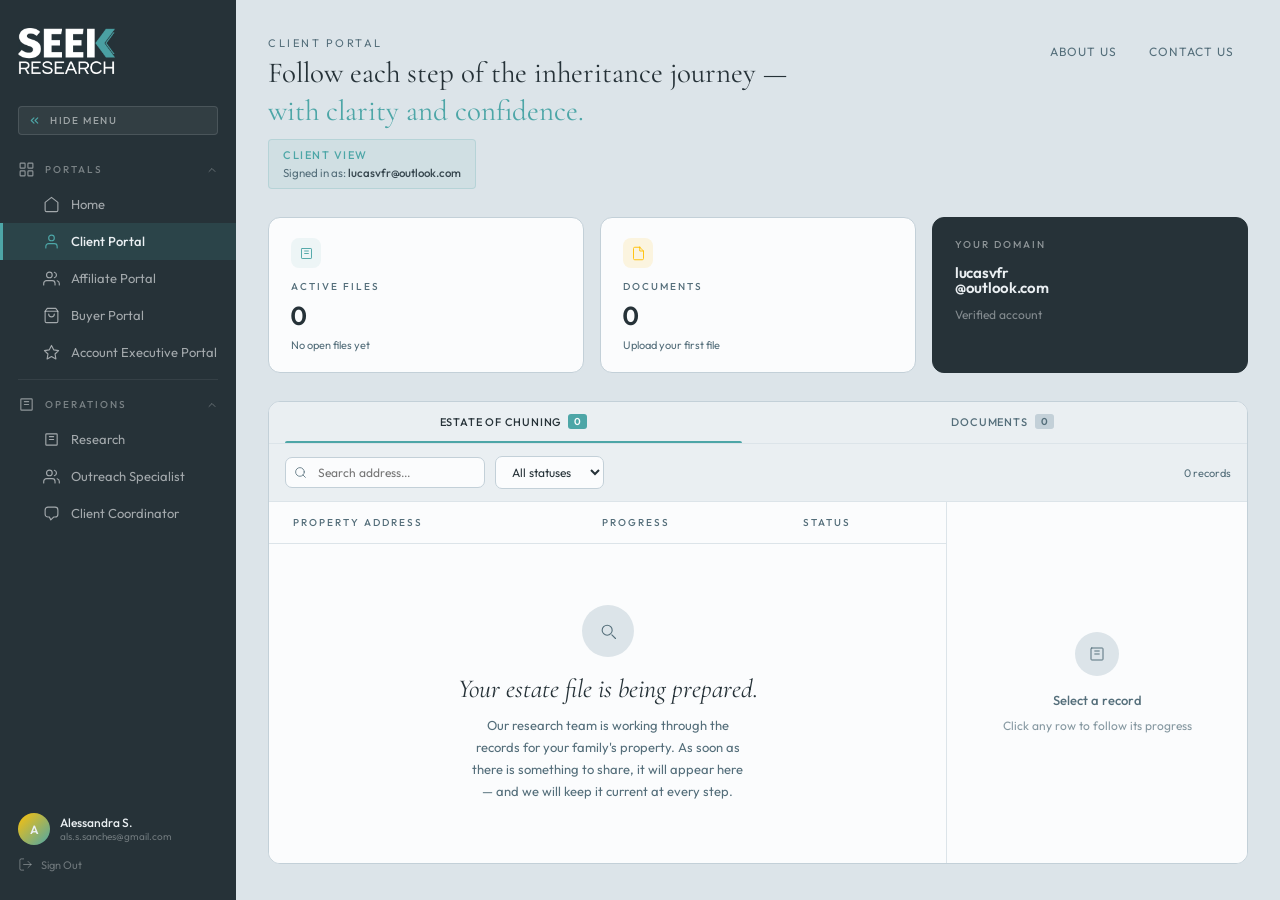
<file: seek-dashboard-mockup.html>
<!DOCTYPE html>
<html lang="en">
<head>
<meta charset="UTF-8">
<meta name="viewport" content="width=device-width, initial-scale=1.0">
<title>Seek Research — Client Portal</title>
<link href="https://fonts.googleapis.com/css2?family=Cormorant+Garamond:ital,wght@0,300;0,400;0,500;1,300;1,400;1,500&family=Outfit:wght@300;400;500;600;700;800&display=swap" rel="stylesheet">
<link rel="icon" type="image/png" href="seek-favicon.png?v=2">
<link rel="stylesheet" href="styles.css?v=15">
</head>
<body class="fixed-layout">

<!-- MOBILE HEADER -->
<div class="mobile-header">
  <button class="hamburger" onclick="openMobileSidebar()" aria-label="Open menu">
    <span></span><span></span><span></span>
  </button>
  <a class="mobile-logo" href="index.html" aria-label="Seek Research">
    <img class="brand-logo sm" src="seek-logo.png" width="317" height="150" alt="Seek Research">
  </a>
</div>
<div class="sidebar-overlay" id="sidebar-overlay"></div>

<!-- SIDEBAR -->
<aside class="sidebar" id="sidebar">
  <a class="sidebar-logo" href="index.html" aria-label="Seek Research">
    <img class="brand-logo" src="seek-logo.png" width="317" height="150" alt="Seek Research">
    <img class="brand-mark" src="seek-mark.png" width="94" height="96" alt="" aria-hidden="true">
  </a>
  <button class="sidebar-toggle" type="button" onclick="toggleSidebar()"
          aria-controls="sidebar" aria-expanded="true" title="Hide menu">
    <svg viewBox="0 0 24 24" aria-hidden="true"><polyline points="11 17 6 12 11 7"/><polyline points="18 17 13 12 18 7"/></svg>
    <span class="sidebar-toggle-label">Hide menu</span>
  </button>
  <nav class="sidebar-nav">
    <div class="nav-section open" id="sec-portals">
      <div class="nav-section-header" onclick="toggleSection('sec-portals')">
        <div class="nav-section-left">
          <svg class="nav-section-icon" viewBox="0 0 24 24"><rect x="3" y="3" width="7" height="7" rx="1"/><rect x="14" y="3" width="7" height="7" rx="1"/><rect x="3" y="14" width="7" height="7" rx="1"/><rect x="14" y="14" width="7" height="7" rx="1"/></svg>
          <span class="nav-section-label">Portals</span>
        </div>
        <svg class="nav-chevron" viewBox="0 0 24 24"><polyline points="6 9 12 15 18 9"/></svg>
      </div>
      <div class="nav-items">
        <a class="nav-link " href="index.html">
          <svg class="nav-link-icon" viewBox="0 0 24 24"><path d="M3 9l9-7 9 7v11a2 2 0 01-2 2H5a2 2 0 01-2-2z"/></svg>
          <span class="nav-link-label">Home</span>
        </a>
        <a class="nav-link active" href="seek-dashboard-mockup.html">
          <svg class="nav-link-icon" viewBox="0 0 24 24"><path d="M20 21v-2a4 4 0 00-4-4H8a4 4 0 00-4 4v2"/><circle cx="12" cy="7" r="4"/></svg>
          <span class="nav-link-label">Client Portal</span>
        </a>
        <a class="nav-link " href="seek-affiliate-portal.html">
          <svg class="nav-link-icon" viewBox="0 0 24 24"><path d="M17 21v-2a4 4 0 00-4-4H5a4 4 0 00-4 4v2"/><circle cx="9" cy="7" r="4"/><path d="M23 21v-2a4 4 0 00-3-3.87M16 3.13a4 4 0 010 7.75"/></svg>
          <span class="nav-link-label">Affiliate Portal</span>
        </a>
        <a class="nav-link " href="seek-buyer-portal.html">
          <svg class="nav-link-icon" viewBox="0 0 24 24"><path d="M6 2L3 6v14a2 2 0 002 2h14a2 2 0 002-2V6l-3-4z"/><line x1="3" y1="6" x2="21" y2="6"/><path d="M16 10a4 4 0 01-8 0"/></svg>
          <span class="nav-link-label">Buyer Portal</span>
        </a>
        <a class="nav-link " href="seek-executive-portal.html">
          <svg class="nav-link-icon" viewBox="0 0 24 24"><polygon points="12 2 15.09 8.26 22 9.27 17 14.14 18.18 21.02 12 17.77 5.82 21.02 7 14.14 2 9.27 8.91 8.26 12 2"/></svg>
          <span class="nav-link-label">Account Executive Portal</span>
        </a>
      </div>
    </div>
    <div class="nav-divider"></div>
    <div class="nav-section open" id="sec-ops">
      <div class="nav-section-header" onclick="toggleSection('sec-ops')">
        <div class="nav-section-left">
          <svg class="nav-section-icon" viewBox="0 0 24 24"><path d="M9 12h6M9 8h6M5 4h14a1 1 0 011 1v14a1 1 0 01-1 1H5a1 1 0 01-1-1V5a1 1 0 011-1z"/></svg>
          <span class="nav-section-label">Operations</span>
        </div>
        <svg class="nav-chevron" viewBox="0 0 24 24"><polyline points="6 9 12 15 18 9"/></svg>
      </div>
      <div class="nav-items">
        <a class="nav-link " href="seek-research-forms.html">
          <svg class="nav-link-icon" viewBox="0 0 24 24"><path d="M9 12h6M9 8h6M5 4h14a1 1 0 011 1v14a1 1 0 01-1 1H5a1 1 0 01-1-1V5a1 1 0 011-1z"/></svg>
          <span class="nav-link-label">Research</span>
        </a>
        <a class="nav-link " href="seek-outreach-specialist.html">
          <svg class="nav-link-icon" viewBox="0 0 24 24"><path d="M17 21v-2a4 4 0 00-4-4H5a4 4 0 00-4 4v2"/><circle cx="9" cy="7" r="4"/><path d="M23 21v-2a4 4 0 00-3-3.87M16 3.13a4 4 0 010 7.75"/></svg>
          <span class="nav-link-label">Outreach Specialist</span>
        </a>
        <a class="nav-link " href="seek-coordinator.html">
          <svg class="nav-link-icon" viewBox="0 0 24 24"><path d="M9 17H7a4 4 0 01-4-4V7a4 4 0 014-4h10a4 4 0 014 4v6a4 4 0 01-4 4h-2l-4 4-2-4z"/></svg>
          <span class="nav-link-label">Client Coordinator</span>
        </a>
      </div>
    </div>
  </nav>
  <div class="sidebar-bottom">
    <div class="sidebar-user">
      <div class="sb-avatar">A</div>
      <div class="user-info">
        <div class="user-name">Alessandra S.</div>
        <div class="user-email">als.s.sanches@gmail.com</div>
      </div>
    </div>
    <div class="sb-signout">
      <svg viewBox="0 0 24 24"><path d="M9 21H5a2 2 0 01-2-2V5a2 2 0 012-2h4"/><polyline points="16 17 21 12 16 7"/><line x1="21" y1="12" x2="9" y2="12"/></svg>
      <span class="sb-signout-label">Sign Out</span>
    </div>
  </div>
</aside>

<!-- MAIN CONTENT -->
<main class="content">

  <!-- TOP BAR -->
  <div class="topbar">
    <div>
      <div class="topbar-eyebrow">Client Portal</div>
      <div class="topbar-title msg">Follow each step of the inheritance journey — <em>with clarity and confidence.</em></div>
      <div class="view-badge teal">
        <span class="view-badge-role">Client View</span>
        <span class="view-badge-user">Signed in as: <strong>lucasvfr@outlook.com</strong></span>
      </div>
    </div>
    <div class="nav-links">
      <a class="topbar-nav-link" href="#">About Us</a>
      <a class="topbar-nav-link" href="#">Contact Us</a>
    </div>
  </div>

  <!-- SUMMARY ROW -->
  <div class="summary-row cols-3">
    <div class="summary-card">
      <div class="summary-icon sm teal">
        <svg viewBox="0 0 24 24"><path d="M9 12h6M9 8h6M5 4h14a1 1 0 011 1v14a1 1 0 01-1 1H5a1 1 0 01-1-1V5a1 1 0 011-1z"/></svg>
      </div>
      <div class="summary-label">Active Files</div>
      <div class="summary-value lg">0</div>
      <div class="summary-sub sm">No open files yet</div>
    </div>
    <div class="summary-card">
      <div class="summary-icon sm gold">
        <svg viewBox="0 0 24 24"><path d="M14 2H6a2 2 0 00-2 2v16a2 2 0 002 2h12a2 2 0 002-2V8l-6-6z"/><path d="M14 2v6h6"/></svg>
      </div>
      <div class="summary-label">Documents</div>
      <div class="summary-value lg">0</div>
      <div class="summary-sub sm">Upload your first file</div>
    </div>
    <div class="summary-card dark">
      <div class="summary-label">Your Domain</div>
      <div class="summary-value md">lucasvfr<br>@outlook.com</div>
      <div class="summary-sub mt-6">Verified account</div>
    </div>
  </div>

  <!-- TABS -->
  <div class="tabs-card">
    <div class="tabs-header">
      <div class="tab active" onclick="switchTab('status')">
        <div class="tab-inner">
          <span class="tab-label">Estate of Chuning</span>
          <span class="tab-count-badge" id="badge-status">0</span>
        </div>
        <div class="tab-indicator"></div>
      </div>
      <div class="tab" onclick="switchTab('documents')">
        <div class="tab-inner">
          <span class="tab-label">Documents</span>
          <span class="tab-count-badge" id="badge-documents">0</span>
        </div>
        <div class="tab-indicator"></div>
      </div>
    </div>

    <div class="tabs-body">

      <!-- ── ESTATE ── -->
      <div class="tab-panel active" id="panel-status">
        <div class="filter-bar">
          <div class="filter-search-wrap">
            <div class="filter-search-icon"><svg viewBox="0 0 24 24"><circle cx="11" cy="11" r="8"/><line x1="21" y1="21" x2="16.65" y2="16.65"/></svg></div>
            <input class="filter-search" placeholder="Search address..." id="rs-search" oninput="filterTable('rs-tbody', this.value, 'rs-filter')"/>
          </div>
          <select class="filter-select" id="rs-filter" onchange="filterTable('rs-tbody', document.getElementById('rs-search').value, 'rs-filter')">
            <option value="">All statuses</option>
            <option>In Research</option>
            <option>Complete</option>
            <option>On Hold</option>
          </select>
          <span class="filter-count">0 records</span>
        </div>
        <div class="split">
          <div class="table-side">
            <table>
              <thead>
                <tr>
                  <th class="sticky">Property Address</th>
                  <th class="sticky">Progress</th>
                  <th class="sticky">Status</th>
                </tr>
              </thead>
              <tbody id="rs-tbody"></tbody>
            </table>
            <div class="tab-empty">
              <div class="tab-empty-ornament">
                <svg viewBox="0 0 24 24"><path d="M21 21l-4.35-4.35M17 11A6 6 0 115 11a6 6 0 0112 0z"/></svg>
              </div>
              <div class="tab-empty-headline">Your estate file is being prepared.</div>
              <div class="tab-empty-body">Our research team is working through the records for your family's property. As soon as there is something to share, it will appear here — and we will keep it current at every step.</div>
            </div>
          </div>
          <div class="detail-side">
            <div class="detail-empty" id="rs-detail-empty">
              <div class="detail-empty-icon">
                <svg viewBox="0 0 24 24"><path d="M9 12h6M9 8h6M5 4h14a1 1 0 011 1v14a1 1 0 01-1 1H5a1 1 0 01-1-1V5a1 1 0 011-1z"/></svg>
              </div>
              <div class="detail-empty-text">Select a record</div>
              <div class="detail-empty-sub">Click any row to follow its progress</div>
            </div>
          </div>
        </div>
      </div>

      <!-- ── DOCUMENTS ── -->
      <div class="tab-panel" id="panel-documents">
        <div class="filter-bar">
          <div class="filter-search-wrap">
            <div class="filter-search-icon"><svg viewBox="0 0 24 24"><circle cx="11" cy="11" r="8"/><line x1="21" y1="21" x2="16.65" y2="16.65"/></svg></div>
            <input class="filter-search" placeholder="Search documents..." id="doc-search" oninput="filterTable('doc-tbody', this.value, 'doc-filter')"/>
          </div>
          <select class="filter-select" id="doc-filter" onchange="filterTable('doc-tbody', document.getElementById('doc-search').value, 'doc-filter')">
            <option value="">All types</option>
            <option>Deed</option>
            <option>Title</option>
            <option>Contract</option>
            <option>Other</option>
          </select>
          <span class="filter-count" id="doc-count">0 documents</span>
          <button class="create-btn" onclick="showToast('Upload feature coming soon.', 'success')">
            <svg viewBox="0 0 24 24"><path d="M21 15v4a2 2 0 01-2 2H5a2 2 0 01-2-2v-4"/><polyline points="17 8 12 3 7 8"/><line x1="12" y1="3" x2="12" y2="15"/></svg>
            Upload
          </button>
        </div>
        <div class="split">
          <div class="table-side">
            <table>
              <thead>
                <tr>
                  <th class="sticky">Document Name</th>
                  <th class="sticky">Type</th>
                  <th class="sticky">Uploaded</th>
                  <th class="sticky">Size</th>
                </tr>
              </thead>
              <tbody id="doc-tbody"></tbody>
            </table>
            <div class="tab-empty">
              <div class="tab-empty-ornament">
                <svg viewBox="0 0 24 24"><path d="M14 2H6a2 2 0 00-2 2v16a2 2 0 002 2h12a2 2 0 002-2V8l-6-6z"/><path d="M14 2v6h6"/></svg>
              </div>
              <div class="tab-empty-headline">No documents uploaded.</div>
              <div class="tab-empty-body">Share deeds, titles, or any paperwork you have found. Your research team sees it right away — no need to email anything separately.</div>
            </div>
          </div>
          <div class="detail-side">
            <div class="detail-empty" id="doc-detail-empty">
              <div class="detail-empty-icon">
                <svg viewBox="0 0 24 24"><path d="M14 2H6a2 2 0 00-2 2v16a2 2 0 002 2h12a2 2 0 002-2V8l-6-6z"/><path d="M14 2v6h6"/></svg>
              </div>
              <div class="detail-empty-text">Select a document</div>
              <div class="detail-empty-sub">Click any row to preview</div>
            </div>
          </div>
        </div>
      </div>

    </div>
  </div>

</main>


<script>
const tabOrder = ['status', 'documents'];

function switchTab(id) {
  document.querySelectorAll('.tab').forEach(t => t.classList.remove('active'));
  document.querySelectorAll('.tab-panel').forEach(p => p.classList.remove('active'));
  document.querySelectorAll('.tab')[tabOrder.indexOf(id)].classList.add('active');
  document.getElementById('panel-' + id).classList.add('active');
}

function filterTable(tbodyId, search, selectId) {
  const rows = document.querySelectorAll('#' + tbodyId + ' tr');
  const status = document.getElementById(selectId).value.toLowerCase();
  const q = search.toLowerCase();
  rows.forEach(r => {
    const text      = r.textContent.toLowerCase();
    const rowStatus = (r.dataset.status || '').toLowerCase();
    r.style.display = (!q || text.includes(q)) && (!status || rowStatus.includes(status)) ? '' : 'none';
  });
}
</script>

<script src="sidebar.js" defer></script>
<script src="ui.js" defer></script>
</body>
</html>
</file>
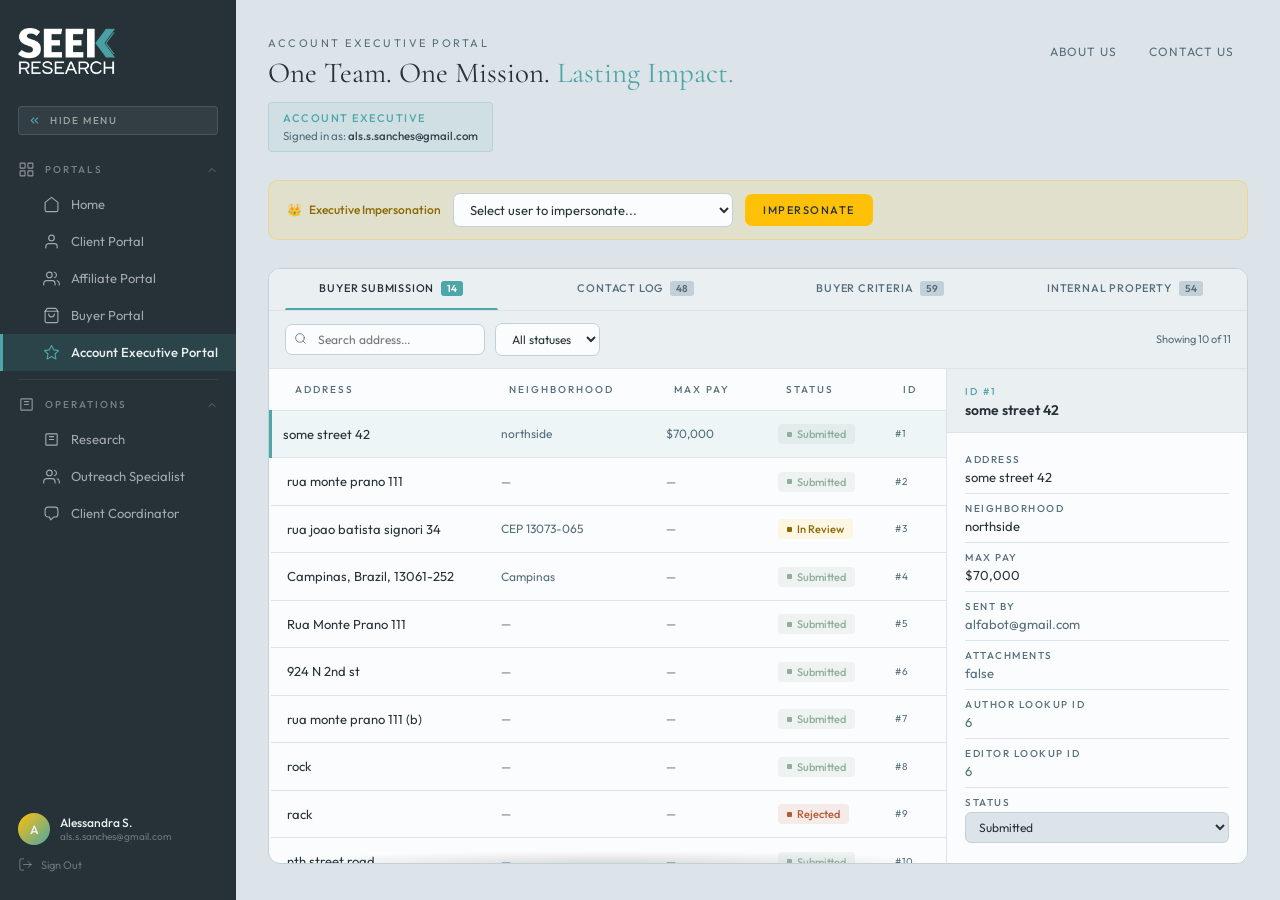
<file: seek-executive-portal.html>
<!DOCTYPE html>
<html lang="en">
<head>
<meta charset="UTF-8">
<meta name="viewport" content="width=device-width, initial-scale=1.0">
<title>Seek Research — Account Executive Portal</title>
<link href="https://fonts.googleapis.com/css2?family=Cormorant+Garamond:ital,wght@0,300;0,400;0,500;1,300;1,400;1,500&family=Outfit:wght@300;400;500;600;700;800&display=swap" rel="stylesheet">
<link rel="icon" type="image/png" href="seek-favicon.png?v=2">
<link rel="stylesheet" href="styles.css?v=15">
</head>
<body class="fixed-layout">

<!-- MOBILE HEADER -->
<div class="mobile-header">
  <button class="hamburger" onclick="openMobileSidebar()" aria-label="Open menu">
    <span></span><span></span><span></span>
  </button>
  <a class="mobile-logo" href="index.html" aria-label="Seek Research">
    <img class="brand-logo sm" src="seek-logo.png" width="317" height="150" alt="Seek Research">
  </a>
</div>
<div class="sidebar-overlay" id="sidebar-overlay"></div>

<aside class="sidebar" id="sidebar">
  <a class="sidebar-logo" href="index.html" aria-label="Seek Research">
    <img class="brand-logo" src="seek-logo.png" width="317" height="150" alt="Seek Research">
    <img class="brand-mark" src="seek-mark.png" width="94" height="96" alt="" aria-hidden="true">
  </a>
  <button class="sidebar-toggle" type="button" onclick="toggleSidebar()"
          aria-controls="sidebar" aria-expanded="true" title="Hide menu">
    <svg viewBox="0 0 24 24" aria-hidden="true"><polyline points="11 17 6 12 11 7"/><polyline points="18 17 13 12 18 7"/></svg>
    <span class="sidebar-toggle-label">Hide menu</span>
  </button>
  <nav class="sidebar-nav">
    <div class="nav-section open" id="sec-portals">
      <div class="nav-section-header" onclick="toggleSection('sec-portals')">
        <div class="nav-section-left">
          <svg class="nav-section-icon" viewBox="0 0 24 24"><rect x="3" y="3" width="7" height="7" rx="1"/><rect x="14" y="3" width="7" height="7" rx="1"/><rect x="3" y="14" width="7" height="7" rx="1"/><rect x="14" y="14" width="7" height="7" rx="1"/></svg>
          <span class="nav-section-label">Portals</span>
        </div>
        <svg class="nav-chevron" viewBox="0 0 24 24"><polyline points="6 9 12 15 18 9"/></svg>
      </div>
      <div class="nav-items">
        <a class="nav-link " href="index.html">
          <svg class="nav-link-icon" viewBox="0 0 24 24"><path d="M3 9l9-7 9 7v11a2 2 0 01-2 2H5a2 2 0 01-2-2z"/></svg>
          <span class="nav-link-label">Home</span>
        </a>
        <a class="nav-link " href="seek-dashboard-mockup.html">
          <svg class="nav-link-icon" viewBox="0 0 24 24"><path d="M20 21v-2a4 4 0 00-4-4H8a4 4 0 00-4 4v2"/><circle cx="12" cy="7" r="4"/></svg>
          <span class="nav-link-label">Client Portal</span>
        </a>
        <a class="nav-link " href="seek-affiliate-portal.html">
          <svg class="nav-link-icon" viewBox="0 0 24 24"><path d="M17 21v-2a4 4 0 00-4-4H5a4 4 0 00-4 4v2"/><circle cx="9" cy="7" r="4"/><path d="M23 21v-2a4 4 0 00-3-3.87M16 3.13a4 4 0 010 7.75"/></svg>
          <span class="nav-link-label">Affiliate Portal</span>
        </a>
        <a class="nav-link " href="seek-buyer-portal.html">
          <svg class="nav-link-icon" viewBox="0 0 24 24"><path d="M6 2L3 6v14a2 2 0 002 2h14a2 2 0 002-2V6l-3-4z"/><line x1="3" y1="6" x2="21" y2="6"/><path d="M16 10a4 4 0 01-8 0"/></svg>
          <span class="nav-link-label">Buyer Portal</span>
        </a>
        <a class="nav-link active" href="seek-executive-portal.html">
          <svg class="nav-link-icon" viewBox="0 0 24 24"><polygon points="12 2 15.09 8.26 22 9.27 17 14.14 18.18 21.02 12 17.77 5.82 21.02 7 14.14 2 9.27 8.91 8.26 12 2"/></svg>
          <span class="nav-link-label">Account Executive Portal</span>
        </a>
      </div>
    </div>
    <div class="nav-divider"></div>
    <div class="nav-section open" id="sec-ops">
      <div class="nav-section-header" onclick="toggleSection('sec-ops')">
        <div class="nav-section-left">
          <svg class="nav-section-icon" viewBox="0 0 24 24"><path d="M9 12h6M9 8h6M5 4h14a1 1 0 011 1v14a1 1 0 01-1 1H5a1 1 0 01-1-1V5a1 1 0 011-1z"/></svg>
          <span class="nav-section-label">Operations</span>
        </div>
        <svg class="nav-chevron" viewBox="0 0 24 24"><polyline points="6 9 12 15 18 9"/></svg>
      </div>
      <div class="nav-items">
        <a class="nav-link " href="seek-research-forms.html">
          <svg class="nav-link-icon" viewBox="0 0 24 24"><path d="M9 12h6M9 8h6M5 4h14a1 1 0 011 1v14a1 1 0 01-1 1H5a1 1 0 01-1-1V5a1 1 0 011-1z"/></svg>
          <span class="nav-link-label">Research</span>
        </a>
        <a class="nav-link " href="seek-outreach-specialist.html">
          <svg class="nav-link-icon" viewBox="0 0 24 24"><path d="M17 21v-2a4 4 0 00-4-4H5a4 4 0 00-4 4v2"/><circle cx="9" cy="7" r="4"/><path d="M23 21v-2a4 4 0 00-3-3.87M16 3.13a4 4 0 010 7.75"/></svg>
          <span class="nav-link-label">Outreach Specialist</span>
        </a>
        <a class="nav-link " href="seek-coordinator.html">
          <svg class="nav-link-icon" viewBox="0 0 24 24"><path d="M9 17H7a4 4 0 01-4-4V7a4 4 0 014-4h10a4 4 0 014 4v6a4 4 0 01-4 4h-2l-4 4-2-4z"/></svg>
          <span class="nav-link-label">Client Coordinator</span>
        </a>
      </div>
    </div>
  </nav>
  <div class="sidebar-bottom">
    <div class="sidebar-user">
      <div class="sb-avatar">A</div>
      <div class="user-info">
        <div class="user-name">Alessandra S.</div>
        <div class="user-email">als.s.sanches@gmail.com</div>
      </div>
    </div>
    <div class="sb-signout">
      <svg viewBox="0 0 24 24"><path d="M9 21H5a2 2 0 01-2-2V5a2 2 0 012-2h4"/><polyline points="16 17 21 12 16 7"/><line x1="21" y1="12" x2="9" y2="12"/></svg>
      <span class="sb-signout-label">Sign Out</span>
    </div>
  </div>
</aside>

<main class="content">
  <div class="topbar">
    <div>
      <div class="topbar-eyebrow">Account Executive Portal</div>
      <div class="topbar-title msg">One Team. One Mission. <em>Lasting Impact.</em></div>
      <div class="view-badge teal">
        <span class="view-badge-role">Account Executive</span>
        <span class="view-badge-user">Signed in as: <strong>als.s.sanches@gmail.com</strong></span>
      </div>
    </div>
    <div class="nav-links">
      <a class="topbar-nav-link" href="#">About Us</a>
      <a class="topbar-nav-link" href="#">Contact Us</a>
    </div>
  </div>

  <div class="impersonation-bar">
    <div class="impersonation-label"><span>👑</span> Executive Impersonation</div>
    <select class="impersonation-select">
      <option value="">Select user to impersonate...</option>
      <option>byron@scrivnr.com</option>
      <option>andreas@scrivnr.com</option>
      <option>lucasvfr@outlook.com</option>
      <option>alfabot@gmail.com</option>
    </select>
    <button class="impersonate-btn">Impersonate</button>
  </div>

  <div class="tabs-card">
    <div class="tabs-header">
      <div class="tab active" onclick="switchTab('buyer')">
        <div class="tab-inner"><span class="tab-label">Buyer Submission</span><span class="tab-count-badge" id="badge-buyer">14</span></div>
        <div class="tab-indicator"></div>
      </div>
      <div class="tab" onclick="switchTab('contact')">
        <div class="tab-inner"><span class="tab-label">Contact Log</span><span class="tab-count-badge" id="badge-contact">48</span></div>
        <div class="tab-indicator"></div>
      </div>
      <div class="tab" onclick="switchTab('criteria')">
        <div class="tab-inner"><span class="tab-label">Buyer Criteria</span><span class="tab-count-badge" id="badge-criteria">59</span></div>
        <div class="tab-indicator"></div>
      </div>
      <div class="tab" onclick="switchTab('internal')">
        <div class="tab-inner"><span class="tab-label">Internal Property</span><span class="tab-count-badge" id="badge-internal">54</span></div>
        <div class="tab-indicator"></div>
      </div>
    </div>

    <div class="tabs-body">

      <!-- ── BUYER SUBMISSION ── -->
      <div class="tab-panel active" id="panel-buyer">
        <div class="filter-bar">
          <div class="filter-search-wrap">
            <div class="filter-search-icon"><svg viewBox="0 0 24 24"><circle cx="11" cy="11" r="8"/><line x1="21" y1="21" x2="16.65" y2="16.65"/></svg></div>
            <input class="filter-search" placeholder="Search address..." oninput="filterTable('buyer-tbody', this.value, 'buyer-status-filter')" id="buyer-search"/>
          </div>
          <select class="filter-select" id="buyer-status-filter" onchange="filterTable('buyer-tbody', document.getElementById('buyer-search').value, 'buyer-status-filter')">
            <option value="">All statuses</option>
            <option>Submitted</option><option>In Review</option><option>Approved</option><option>Rejected</option>
          </select>
          <span class="filter-count" id="buyer-count">Showing 10 of 14</span>
        </div>
        <div class="split">
          <div class="table-side">
            <table>
              <thead><tr><th class="sticky">Address</th><th class="sticky">Neighborhood</th><th class="sticky">Max Pay</th><th class="sticky">Status</th><th class="sticky">ID</th></tr></thead>
              <tbody id="buyer-tbody">
                <tr onclick="selectBuyer(this)" data-id="1" data-address="some street 42" data-neighborhood="northside" data-maxpay="$70,000" data-sentby="alfabot@gmail.com" data-attachments="false" data-author="6" data-editor="6" data-status="Submitted">
                  <td class="td-main">some street 42</td><td class="td-muted">northside</td><td class="td-muted">$70,000</td>
                  <td><span class="status-pill submitted" data-tip="Submitted"><span class="status-dot"></span>Submitted</span></td><td class="row-id">#1</td>
                </tr>
                <tr onclick="selectBuyer(this)" data-id="2" data-address="rua monte prano 111" data-neighborhood="—" data-maxpay="—" data-sentby="byron@scrivnr.com" data-attachments="false" data-author="6" data-editor="6" data-status="Submitted">
                  <td class="td-main">rua monte prano 111</td><td class="td-muted">—</td><td class="td-muted">—</td>
                  <td><span class="status-pill submitted" data-tip="Submitted"><span class="status-dot"></span>Submitted</span></td><td class="row-id">#2</td>
                </tr>
                <tr onclick="selectBuyer(this)" data-id="3" data-address="rua joao batista signori 34 apto 72" data-neighborhood="CEP 13073-065" data-maxpay="—" data-sentby="byron@scrivnr.com" data-attachments="false" data-author="6" data-editor="6" data-status="In Review">
                  <td class="td-main">rua joao batista signori 34</td><td class="td-muted">CEP 13073-065</td><td class="td-muted">—</td>
                  <td><span class="status-pill inreview" data-tip="In Review"><span class="status-dot"></span>In Review</span></td><td class="row-id">#3</td>
                </tr>
                <tr onclick="selectBuyer(this)" data-id="4" data-address="Campinas, Brazil, 13061-252" data-neighborhood="Campinas" data-maxpay="—" data-sentby="andreas@scrivnr.com" data-attachments="false" data-author="6" data-editor="6" data-status="Submitted">
                  <td class="td-main">Campinas, Brazil, 13061-252</td><td class="td-muted">Campinas</td><td class="td-muted">—</td>
                  <td><span class="status-pill submitted" data-tip="Submitted"><span class="status-dot"></span>Submitted</span></td><td class="row-id">#4</td>
                </tr>
                <tr onclick="selectBuyer(this)" data-id="5" data-address="Rua Monte Prano 111" data-neighborhood="—" data-maxpay="—" data-sentby="byron@scrivnr.com" data-attachments="false" data-author="6" data-editor="6" data-status="Submitted">
                  <td class="td-main">Rua Monte Prano 111</td><td class="td-muted">—</td><td class="td-muted">—</td>
                  <td><span class="status-pill submitted"><span class="status-dot"></span>Submitted</span></td><td class="row-id">#5</td>
                </tr>
                <tr onclick="selectBuyer(this)" data-id="6" data-address="924 N 2nd st" data-neighborhood="—" data-maxpay="—" data-sentby="alfabot@gmail.com" data-attachments="false" data-author="6" data-editor="6" data-status="Submitted">
                  <td class="td-main">924 N 2nd st</td><td class="td-muted">—</td><td class="td-muted">—</td>
                  <td><span class="status-pill submitted"><span class="status-dot"></span>Submitted</span></td><td class="row-id">#6</td>
                </tr>
                <tr onclick="selectBuyer(this)" data-id="7" data-address="rua monte prano 111 (b)" data-neighborhood="—" data-maxpay="—" data-sentby="byron@scrivnr.com" data-attachments="false" data-author="6" data-editor="6" data-status="Submitted">
                  <td class="td-main">rua monte prano 111 (b)</td><td class="td-muted">—</td><td class="td-muted">—</td>
                  <td><span class="status-pill submitted"><span class="status-dot"></span>Submitted</span></td><td class="row-id">#7</td>
                </tr>
                <tr onclick="selectBuyer(this)" data-id="8" data-address="rock" data-neighborhood="—" data-maxpay="—" data-sentby="alfabot@gmail.com" data-attachments="false" data-author="6" data-editor="6" data-status="Submitted">
                  <td class="td-main">rock</td><td class="td-muted">—</td><td class="td-muted">—</td>
                  <td><span class="status-pill submitted"><span class="status-dot"></span>Submitted</span></td><td class="row-id">#8</td>
                </tr>
                <tr onclick="selectBuyer(this)" data-id="9" data-address="rack" data-neighborhood="—" data-maxpay="—" data-sentby="andreas@scrivnr.com" data-attachments="false" data-author="6" data-editor="6" data-status="Rejected">
                  <td class="td-main">rack</td><td class="td-muted">—</td><td class="td-muted">—</td>
                  <td><span class="status-pill rejected" data-tip="Rejected"><span class="status-dot"></span>Rejected</span></td><td class="row-id">#9</td>
                </tr>
                <tr onclick="selectBuyer(this)" data-id="10" data-address="nth street road" data-neighborhood="—" data-maxpay="—" data-sentby="alfabot@gmail.com" data-attachments="false" data-author="6" data-editor="6" data-status="Submitted">
                  <td class="td-main">nth street road</td><td class="td-muted">—</td><td class="td-muted">—</td>
                  <td><span class="status-pill submitted"><span class="status-dot"></span>Submitted</span></td><td class="row-id">#10</td>
                </tr>
                <tr onclick="selectBuyer(this)" data-id="11" data-address="mystyreet" data-neighborhood="—" data-maxpay="—" data-sentby="lucasvfr@outlook.com" data-attachments="false" data-author="6" data-editor="6" data-status="Submitted" style="display:none">
                  <td class="td-main">mystyreet</td><td class="td-muted">—</td><td class="td-muted">—</td>
                  <td><span class="status-pill submitted"><span class="status-dot"></span>Submitted</span></td><td class="row-id">#11</td>
                </tr>
              </tbody>
            </table>
            <div class="empty-filter-state" id="empty-buyer">
              <div class="empty-filter-icon">🔍</div>
              <div class="empty-filter-msg">No results for <strong><span class="empty-filter-query"></span></strong></div>
            </div>
            <div class="pagination">
              <span class="pagination-info" id="buyer-page-info">Page 1 of 2</span>
              <div class="pagination-btns">
                <button class="page-btn" disabled id="buyer-prev" onclick="changePage('buyer',-1)">← Prev</button>
                <button class="page-btn current" id="buyer-p1" onclick="goPage('buyer',1)">1</button>
                <button class="page-btn" id="buyer-p2" onclick="goPage('buyer',2)">2</button>
                <button class="page-btn" id="buyer-next" onclick="changePage('buyer',1)">Next →</button>
              </div>
            </div>
          </div>
          <div class="detail-side">
            <div class="detail-empty" id="buyer-detail-empty">
              <div class="detail-empty-icon"><svg viewBox="0 0 24 24"><path d="M14 2H6a2 2 0 00-2 2v16a2 2 0 002 2h12a2 2 0 002-2V8l-6-6z"/><path d="M14 2v6h6"/></svg></div>
              <div class="detail-empty-text">Select a record</div>
              <div class="detail-empty-sub">Click any row to view details</div>
            </div>
            <div class="detail-content" id="buyer-detail-content">
              <div class="detail-header">
                <div class="detail-id" id="b-id-label">ID #1</div>
                <div class="detail-title" id="b-title-label">some street 42</div>
                <div class="unsaved-dot" id="b-unsaved"></div>
              </div>
              <div class="detail-body">
                <div class="detail-field"><span class="detail-field-key">Address</span><span class="detail-field-val" id="b-address">—</span></div>
                <div class="detail-field"><span class="detail-field-key">Neighborhood</span><span class="detail-field-val" id="b-neighborhood">—</span></div>
                <div class="detail-field"><span class="detail-field-key">Max Pay</span><span class="detail-field-val" id="b-maxpay">—</span></div>
                <div class="detail-field"><span class="detail-field-key">Sent By</span><span class="detail-field-val muted" id="b-sentby">—</span></div>
                <div class="detail-field"><span class="detail-field-key">Attachments</span><span class="detail-field-val muted" id="b-attachments">—</span></div>
                <div class="detail-field"><span class="detail-field-key">Author Lookup ID</span><span class="detail-field-val muted" id="b-author">—</span></div>
                <div class="detail-field"><span class="detail-field-key">Editor Lookup ID</span><span class="detail-field-val muted" id="b-editor">—</span></div>
                <div class="detail-field"><span class="detail-field-key">Status</span>
                  <select class="status-select" id="b-status" onchange="markUnsaved('b-unsaved')">
                    <option>Submitted</option><option>In Review</option><option>Approved</option><option>Rejected</option>
                  </select>
                </div>
              </div>
              <div class="detail-footer">
                <button class="save-btn" onclick="saveStatus('b-unsaved')">Save Status</button>
              </div>
            </div>
          </div>
        </div>
      </div>

      <!-- ── CONTACT LOG ── -->
      <div class="tab-panel" id="panel-contact">
        <div class="filter-bar">
          <div class="filter-search-wrap">
            <div class="filter-search-icon"><svg viewBox="0 0 24 24"><circle cx="11" cy="11" r="8"/><line x1="21" y1="21" x2="16.65" y2="16.65"/></svg></div>
            <input class="filter-search" placeholder="Search title or LLC..." oninput="filterTable('contact-tbody', this.value, 'contact-status-filter')" id="contact-search"/>
          </div>
          <select class="filter-select" id="contact-status-filter" onchange="filterTable('contact-tbody', document.getElementById('contact-search').value, 'contact-status-filter')">
            <option value="">All statuses</option>
            <option>Got buyer criteria</option><option>Submitted</option><option>In Review</option><option>Closed</option>
          </select>
          <span class="filter-count" id="contact-count">Showing 4 of 48</span>
          <button class="create-btn" onclick="alert('Create new contact log form coming soon.')">
            <svg viewBox="0 0 24 24"><line x1="12" y1="5" x2="12" y2="19"/><line x1="5" y1="12" x2="19" y2="12"/></svg>
            New
          </button>
        </div>
        <div class="split">
          <div class="table-side">
            <table>
              <thead><tr><th class="sticky">Title</th><th class="sticky">Buyer / LLC</th><th class="sticky">Method</th><th class="sticky">Status</th><th class="sticky">ID</th></tr></thead>
              <tbody id="contact-tbody">
                <tr onclick="selectContact(this)" data-id="32" data-title="Rafi Balk" data-llc="4 Castle LLC" data-method="Phone" data-contactname="Rafi" data-email="test@gmail.com" data-phone="555-555-1212" data-notes="Buying RM1" data-nextsteps="Log Criteria" data-status="Got buyer criteria">
                  <td class="td-main">Rafi Balk</td><td class="td-muted">4 Castle LLC</td><td class="td-muted">Phone</td>
                  <td><span class="status-pill accepted" data-tip="Got buyer criteria"><span class="status-dot"></span>Got buyer criteria</span></td><td class="row-id">#32</td>
                </tr>
                <tr onclick="selectContact(this)" data-id="33" data-title="Shift/Scrivnr" data-llc="Shift Capital" data-method="Email" data-contactname="—" data-email="—" data-phone="—" data-notes="—" data-nextsteps="Follow Up" data-status="Submitted">
                  <td class="td-main">Shift/Scrivnr</td><td class="td-muted">Shift Capital</td><td class="td-muted">Email</td>
                  <td><span class="status-pill submitted"><span class="status-dot"></span>Submitted</span></td><td class="row-id">#33</td>
                </tr>
                <tr onclick="selectContact(this)" data-id="34" data-title="Darbaz INC" data-llc="Darbaz INC" data-method="Phone" data-contactname="—" data-email="—" data-phone="—" data-notes="—" data-nextsteps="Follow Up" data-status="Submitted">
                  <td class="td-main">Darbaz INC</td><td class="td-muted">Darbaz INC</td><td class="td-muted">Phone</td>
                  <td><span class="status-pill submitted"><span class="status-dot"></span>Submitted</span></td><td class="row-id">#34</td>
                </tr>
                <tr onclick="selectContact(this)" data-id="35" data-title="2417 W Montgomery Ave" data-llc="other" data-method="In Person" data-contactname="—" data-email="—" data-phone="—" data-notes="—" data-nextsteps="Log Criteria" data-status="In Review">
                  <td class="td-main">2417 W Montgomery Ave</td><td class="td-muted">other</td><td class="td-muted">In Person</td>
                  <td><span class="status-pill inreview" data-tip="In Review"><span class="status-dot"></span>In Review</span></td><td class="row-id">#35</td>
                </tr>
              </tbody>
            </table>
            <div class="empty-filter-state" id="empty-contact">
              <div class="empty-filter-icon">🔍</div>
              <div class="empty-filter-msg">No results for <strong><span class="empty-filter-query"></span></strong></div>
            </div>
            <div class="pagination">
              <span class="pagination-info">Page 1 of 12</span>
              <div class="pagination-btns">
                <button class="page-btn" disabled>← Prev</button>
                <button class="page-btn current">1</button>
                <button class="page-btn">2</button>
                <button class="page-btn">3</button>
                <button class="page-btn">Next →</button>
              </div>
            </div>
          </div>
          <div class="detail-side">
            <div class="detail-empty" id="contact-detail-empty">
              <div class="detail-empty-icon"><svg viewBox="0 0 24 24"><path d="M21 15a2 2 0 01-2 2H7l-4 4V5a2 2 0 012-2h14a2 2 0 012 2z"/></svg></div>
              <div class="detail-empty-text">Select a record</div>
              <div class="detail-empty-sub">Click any row to view details</div>
            </div>
            <div class="detail-content" id="contact-detail-content">
              <div class="detail-header">
                <div class="detail-id" id="c-id-label">ID #32</div>
                <div class="detail-title" id="c-title-label">Rafi Balk · 4 Castle LLC</div>
                <div class="unsaved-dot" id="c-unsaved"></div>
              </div>
              <div class="detail-body">
                <div class="detail-field"><span class="detail-field-key">Title</span><input class="detail-input" id="c-title" type="text" oninput="markUnsaved('c-unsaved')"/></div>
                <div class="detail-field"><span class="detail-field-key">Buyer / LLC Name</span><input class="detail-input" id="c-llc" type="text" oninput="markUnsaved('c-unsaved')"/></div>
                <div class="detail-field"><span class="detail-field-key">Contact Method</span>
                  <select class="status-select" id="c-method" onchange="markUnsaved('c-unsaved')">
                    <option>Phone</option><option>Email</option><option>In Person</option><option>Other</option>
                  </select>
                </div>
                <div class="detail-field"><span class="detail-field-key">Contact Name</span><input class="detail-input" id="c-contactname" type="text" oninput="markUnsaved('c-unsaved')"/></div>
                <div class="detail-field"><span class="detail-field-key">Contact Email</span><input class="detail-input" id="c-email" type="text" oninput="markUnsaved('c-unsaved')"/></div>
                <div class="detail-field"><span class="detail-field-key">Phone Number</span><input class="detail-input" id="c-phone" type="text" oninput="markUnsaved('c-unsaved')"/></div>
                <div class="detail-field"><span class="detail-field-key">Buyer Intent Notes</span><textarea class="detail-textarea" id="c-notes" rows="3" oninput="markUnsaved('c-unsaved')"></textarea></div>
                <div class="detail-field"><span class="detail-field-key">Suggested Next Steps</span>
                  <select class="status-select" id="c-nextsteps" onchange="markUnsaved('c-unsaved')">
                    <option>Log Criteria</option><option>Follow Up</option><option>Send Contract</option><option>Close</option>
                  </select>
                </div>
                <div class="detail-field"><span class="detail-field-key">Status</span>
                  <select class="status-select" id="c-status" onchange="markUnsaved('c-unsaved')">
                    <option>Got buyer criteria</option><option>Submitted</option><option>In Review</option><option>Closed</option>
                  </select>
                </div>
              </div>
              <div class="detail-footer">
                <button class="save-btn" onclick="saveStatus('c-unsaved')">Save Changes</button>
                <button class="save-btn secondary">Create Buyer Criteria Submission from this Contact Log</button>
              </div>
            </div>
          </div>
        </div>
      </div>

      <!-- ── BUYER CRITERIA ── -->
      <div class="tab-panel" id="panel-criteria">
        <div class="filter-bar">
          <div class="filter-search-wrap">
            <div class="filter-search-icon"><svg viewBox="0 0 24 24"><circle cx="11" cy="11" r="8"/><line x1="21" y1="21" x2="16.65" y2="16.65"/></svg></div>
            <input class="filter-search" placeholder="Search title or LLC..." oninput="filterTable('criteria-tbody', this.value, 'criteria-status-filter')" id="criteria-search"/>
          </div>
          <select class="filter-select" id="criteria-status-filter" onchange="filterTable('criteria-tbody', document.getElementById('criteria-search').value, 'criteria-status-filter')">
            <option value="">All statuses</option>
            <option>Accepted</option><option>Submitted</option><option>In Review</option><option>Rejected</option>
          </select>
          <span class="filter-count" id="criteria-count">Showing 2 of 59</span>
        </div>
        <div class="split">
          <div class="table-side">
            <table>
              <thead><tr><th class="sticky">Title</th><th class="sticky">Buyer / LLC</th><th class="sticky">Property Type</th><th class="sticky">Price Range</th><th class="sticky">Status</th><th class="sticky">ID</th></tr></thead>
              <tbody id="criteria-tbody">
                <tr onclick="selectCriteria(this)" data-id="67" data-title="Rafi Balk" data-llc="4 Castle LLC" data-date="29/09/2025" data-contactname="Rafi" data-phone="555-555-1212" data-email="1218ezst@gmail.com" data-proptype="Vacant Lot" data-neighborhood="Temple Hospital" data-lotsize="1080" data-pricerange="50000-150000" data-exclusions="No RSA5" data-notes="" data-status="Accepted">
                  <td class="td-main">Rafi Balk</td><td class="td-muted">4 Castle LLC</td><td class="td-muted">Vacant Lot</td><td class="td-muted">$50k–$150k</td>
                  <td><span class="status-pill accepted" data-tip="Accepted"><span class="status-dot"></span>Accepted</span></td><td class="row-id">#67</td>
                </tr>
                <tr onclick="selectCriteria(this)" data-id="68" data-title="Shift/Scrivnr" data-llc="Shift Capital" data-date="—" data-contactname="—" data-phone="—" data-email="—" data-proptype="Residential" data-neighborhood="—" data-lotsize="—" data-pricerange="—" data-exclusions="—" data-notes="—" data-status="Submitted">
                  <td class="td-main">Shift/Scrivnr</td><td class="td-muted">Shift Capital</td><td class="td-muted">Residential</td><td class="td-muted">—</td>
                  <td><span class="status-pill submitted"><span class="status-dot"></span>Submitted</span></td><td class="row-id">#68</td>
                </tr>
              </tbody>
            </table>
            <div class="empty-filter-state" id="empty-criteria">
              <div class="empty-filter-icon">🔍</div>
              <div class="empty-filter-msg">No results for <strong><span class="empty-filter-query"></span></strong></div>
            </div>
            <div class="pagination">
              <span class="pagination-info">Page 1 of 15</span>
              <div class="pagination-btns">
                <button class="page-btn" disabled>← Prev</button>
                <button class="page-btn current">1</button>
                <button class="page-btn">2</button>
                <button class="page-btn">3</button>
                <button class="page-btn">Next →</button>
              </div>
            </div>
          </div>
          <div class="detail-side">
            <div class="detail-empty" id="criteria-detail-empty">
              <div class="detail-empty-icon"><svg viewBox="0 0 24 24"><polyline points="9 11 12 14 22 4"/><path d="M21 12v7a2 2 0 01-2 2H5a2 2 0 01-2-2V5a2 2 0 012-2h11"/></svg></div>
              <div class="detail-empty-text">Select a record</div>
              <div class="detail-empty-sub">Click any row to view details</div>
            </div>
            <div class="detail-content" id="criteria-detail-content">
              <div class="detail-header">
                <div class="detail-id" id="bc-id-label">ID #67</div>
                <div class="detail-title" id="bc-title-label">Rafi Balk · Accepted</div>
                <div class="unsaved-dot" id="bc-unsaved"></div>
              </div>
              <div class="detail-body">
                <div class="detail-field"><span class="detail-field-key">Title</span><input class="detail-input" id="bc-title" type="text" oninput="markUnsaved('bc-unsaved')"/></div>
                <div class="detail-field"><span class="detail-field-key">Date of Submission</span><input class="detail-input" id="bc-date" type="text" oninput="markUnsaved('bc-unsaved')"/></div>
                <div class="detail-field"><span class="detail-field-key">Buyer / LLC Name</span><input class="detail-input" id="bc-llc" type="text" oninput="markUnsaved('bc-unsaved')"/></div>
                <div class="detail-field"><span class="detail-field-key">Contact Name</span><input class="detail-input" id="bc-contactname" type="text" oninput="markUnsaved('bc-unsaved')"/></div>
                <div class="detail-field"><span class="detail-field-key">Contact Phone</span><input class="detail-input" id="bc-phone" type="text" oninput="markUnsaved('bc-unsaved')"/></div>
                <div class="detail-field"><span class="detail-field-key">Contact Email</span><input class="detail-input" id="bc-email" type="text" oninput="markUnsaved('bc-unsaved')"/></div>
                <div class="detail-field"><span class="detail-field-key">Property Type</span>
                  <select class="status-select" id="bc-proptype" onchange="markUnsaved('bc-unsaved')">
                    <option>Vacant Lot</option><option>Residential</option><option>Commercial</option><option>Mixed Use</option><option>Other</option>
                  </select>
                </div>
                <div class="detail-field"><span class="detail-field-key">Target Neighborhood</span><textarea class="detail-textarea" id="bc-neighborhood" rows="2" oninput="markUnsaved('bc-unsaved')"></textarea></div>
                <div class="detail-field"><span class="detail-field-key">Lot Size Preference</span><input class="detail-input" id="bc-lotsize" type="text" oninput="markUnsaved('bc-unsaved')"/></div>
                <div class="detail-field"><span class="detail-field-key">Price Range</span><input class="detail-input" id="bc-pricerange" type="text" oninput="markUnsaved('bc-unsaved')"/></div>
                <div class="detail-field"><span class="detail-field-key">Exclusions</span><textarea class="detail-textarea" id="bc-exclusions" rows="2" oninput="markUnsaved('bc-unsaved')"></textarea></div>
                <div class="detail-field"><span class="detail-field-key">Notes</span><textarea class="detail-textarea" id="bc-notes" rows="2" oninput="markUnsaved('bc-unsaved')"></textarea></div>
                <div class="detail-field"><span class="detail-field-key">Status</span>
                  <select class="status-select" id="bc-status" onchange="markUnsaved('bc-unsaved')">
                    <option>Accepted</option><option>Submitted</option><option>In Review</option><option>Rejected</option>
                  </select>
                </div>
              </div>
              <div class="detail-footer">
                <button class="save-btn" onclick="saveStatus('bc-unsaved')">Save Changes</button>
                <button class="save-btn secondary">Create new Internal buyer submission from this criteria</button>
              </div>
            </div>
          </div>
        </div>
      </div>

      <!-- ── INTERNAL PROPERTY ── -->
      <div class="tab-panel" id="panel-internal">
        <div class="filter-bar">
          <div class="filter-search-wrap">
            <div class="filter-search-icon"><svg viewBox="0 0 24 24"><circle cx="11" cy="11" r="8"/><line x1="21" y1="21" x2="16.65" y2="16.65"/></svg></div>
            <input class="filter-search" placeholder="Search title or address..." oninput="filterTable('internal-tbody', this.value, 'internal-status-filter')" id="internal-search"/>
          </div>
          <select class="filter-select" id="internal-status-filter" onchange="filterTable('internal-tbody', document.getElementById('internal-search').value, 'internal-status-filter')">
            <option value="">All statuses</option>
            <option>Greenlit by Seek</option><option>Submitted</option><option>In Review</option><option>Rejected</option>
          </select>
          <span class="filter-count" id="internal-count">Showing 3 of 54</span>
        </div>
        <div class="split">
          <div class="table-side">
            <table>
              <thead><tr><th class="sticky">Title</th><th class="sticky">Address</th><th class="sticky">ZIP</th><th class="sticky">Zoning</th><th class="sticky">Max Offer</th><th class="sticky">Status</th><th class="sticky">ID</th></tr></thead>
              <tbody id="internal-tbody">
                <tr onclick="selectInternal(this)" data-id="45" data-title="Rafi Balk" data-date="29/09/2025" data-address="3916 Brown St" data-zip="19104" data-zoning="RSA5" data-sqft="16" data-frontage="16" data-taxstatus="16232.37" data-liens="0" data-redflags="" data-buyermatch="Rafi" data-notes="" data-status="Greenlit by Seek" data-maxoffer="100000">
                  <td class="td-main">Rafi Balk</td><td class="td-muted">3916 Brown St</td><td class="td-muted">19104</td><td class="td-muted">RSA5</td><td class="td-muted">$100k</td>
                  <td><span class="status-pill greenlit" data-tip="Greenlit by Seek"><span class="status-dot"></span>Greenlit by Seek</span></td><td class="row-id">#45</td>
                </tr>
                <tr onclick="selectInternal(this)" data-id="46" data-title="Rafi Balk" data-date="29/09/2025" data-address="3918 Brown St" data-zip="19104" data-zoning="RSA5" data-sqft="18" data-frontage="18" data-taxstatus="12000.00" data-liens="0" data-redflags="" data-buyermatch="Rafi" data-notes="" data-status="Greenlit by Seek" data-maxoffer="95000">
                  <td class="td-main">Rafi Balk</td><td class="td-muted">3918 Brown St</td><td class="td-muted">19104</td><td class="td-muted">RSA5</td><td class="td-muted">$95k</td>
                  <td><span class="status-pill greenlit"><span class="status-dot"></span>Greenlit by Seek</span></td><td class="row-id">#46</td>
                </tr>
                <tr onclick="selectInternal(this)" data-id="47" data-title="Rafi Balk" data-date="29/09/2025" data-address="3920 Brown St" data-zip="19104" data-zoning="CMX2" data-sqft="20" data-frontage="20" data-taxstatus="18500.00" data-liens="1" data-redflags="Tax lien active" data-buyermatch="—" data-notes="" data-status="In Review" data-maxoffer="80000">
                  <td class="td-main">Rafi Balk</td><td class="td-muted">3920 Brown St</td><td class="td-muted">19104</td><td class="td-muted">CMX2</td><td class="td-muted">$80k</td>
                  <td><span class="status-pill inreview" data-tip="In Review"><span class="status-dot"></span>In Review</span></td><td class="row-id">#47</td>
                </tr>
              </tbody>
            </table>
            <div class="empty-filter-state" id="empty-internal">
              <div class="empty-filter-icon">🔍</div>
              <div class="empty-filter-msg">No results for <strong><span class="empty-filter-query"></span></strong></div>
            </div>
            <div class="pagination">
              <span class="pagination-info">Page 1 of 14</span>
              <div class="pagination-btns">
                <button class="page-btn" disabled>← Prev</button>
                <button class="page-btn current">1</button>
                <button class="page-btn">2</button>
                <button class="page-btn">3</button>
                <button class="page-btn">Next →</button>
              </div>
            </div>
          </div>
          <div class="detail-side">
            <div class="detail-empty" id="internal-detail-empty">
              <div class="detail-empty-icon"><svg viewBox="0 0 24 24"><path d="M3 9l9-7 9 7v11a2 2 0 01-2 2H5a2 2 0 01-2-2z"/><polyline points="9 22 9 12 15 12 15 22"/></svg></div>
              <div class="detail-empty-text">Select a record</div>
              <div class="detail-empty-sub">Click any row to view details</div>
            </div>
            <div class="detail-content" id="internal-detail-content">
              <div class="detail-header">
                <div class="detail-id" id="ip-id-label">ID #45</div>
                <div class="detail-title" id="ip-title-label">Rafi Balk · Greenlit by Seek</div>
                <div class="unsaved-dot" id="ip-unsaved"></div>
              </div>
              <div class="detail-body">
                <div class="detail-field"><span class="detail-field-key">Title</span><input class="detail-input" id="ip-title" type="text" oninput="markUnsaved('ip-unsaved')"/></div>
                <div class="detail-field"><span class="detail-field-key">Date of Submission</span><input class="detail-input" id="ip-date" type="text" oninput="markUnsaved('ip-unsaved')"/></div>
                <div class="detail-field"><span class="detail-field-key">Property Address</span><input class="detail-input" id="ip-address" type="text" oninput="markUnsaved('ip-unsaved')"/></div>
                <div class="detail-field"><span class="detail-field-key">ZIP Code</span><input class="detail-input" id="ip-zip" type="text" oninput="markUnsaved('ip-unsaved')"/></div>
                <div class="detail-field"><span class="detail-field-key">Zoning</span>
                  <select class="status-select" id="ip-zoning" onchange="markUnsaved('ip-unsaved')">
                    <option>RSA5</option><option>CMX2</option><option>CMX3</option><option>RM1</option><option>RSD3</option><option>Other</option>
                  </select>
                </div>
                <div class="detail-field"><span class="detail-field-key">Square Footage</span><input class="detail-input" id="ip-sqft" type="text" oninput="markUnsaved('ip-unsaved')"/></div>
                <div class="detail-field"><span class="detail-field-key">Frontage</span><input class="detail-input" id="ip-frontage" type="text" oninput="markUnsaved('ip-unsaved')"/></div>
                <div class="detail-field"><span class="detail-field-key">Tax Status</span><input class="detail-input" id="ip-taxstatus" type="text" oninput="markUnsaved('ip-unsaved')"/></div>
                <div class="detail-field"><span class="detail-field-key">Liens</span><input class="detail-input" id="ip-liens" type="text" oninput="markUnsaved('ip-unsaved')"/></div>
                <div class="detail-field"><span class="detail-field-key">Red Flags</span><textarea class="detail-textarea" id="ip-redflags" rows="2" oninput="markUnsaved('ip-unsaved')"></textarea></div>
                <div class="detail-field"><span class="detail-field-key">Buyer Match</span><input class="detail-input" id="ip-buyermatch" type="text" oninput="markUnsaved('ip-unsaved')"/></div>
                <div class="detail-field"><span class="detail-field-key">Notes</span><textarea class="detail-textarea" id="ip-notes" rows="2" oninput="markUnsaved('ip-unsaved')"></textarea></div>
                <div class="detail-field"><span class="detail-field-key">Status</span>
                  <select class="status-select" id="ip-status" onchange="markUnsaved('ip-unsaved')">
                    <option>Greenlit by Seek</option><option>Submitted</option><option>In Review</option><option>Rejected</option>
                  </select>
                </div>
                <div class="detail-field"><span class="detail-field-key">Max Offer</span><input class="detail-input" id="ip-maxoffer" type="text" oninput="markUnsaved('ip-unsaved')"/></div>
              </div>
              <div class="detail-footer">
                <button class="save-btn" onclick="saveStatus('ip-unsaved')">Save Changes</button>
              </div>
            </div>
          </div>
        </div>
      </div>

    </div>
  </div>
</main>


<script>
const tabOrder = ['buyer', 'contact', 'criteria', 'internal'];

function switchTab(id) {
  document.querySelectorAll('.tab').forEach(t => t.classList.remove('active'));
  document.querySelectorAll('.tab-panel').forEach(p => p.classList.remove('active'));
  document.querySelectorAll('.tab')[tabOrder.indexOf(id)].classList.add('active');
  document.getElementById('panel-' + id).classList.add('active');
}

function markUnsaved(dotId) {
  document.getElementById(dotId).classList.add('visible');
}

function clearUnsaved(dotId) {
  document.getElementById(dotId).classList.remove('visible');
}

function filterTable(tbodyId, search, selectId) {
  const rows = document.querySelectorAll('#' + tbodyId + ' tr');
  const status = document.getElementById(selectId).value.toLowerCase();
  const q = search.toLowerCase();
  rows.forEach(r => {
    const text = r.textContent.toLowerCase();
    const rowStatus = (r.dataset.status || '').toLowerCase();
    const matchSearch = !q || text.includes(q);
    const matchStatus = !status || rowStatus.includes(status);
    r.style.display = matchSearch && matchStatus ? '' : 'none';
  });
  const emptyMap = {
    'buyer-tbody':    'empty-buyer',
    'contact-tbody':  'empty-contact',
    'criteria-tbody': 'empty-criteria',
    'internal-tbody': 'empty-internal',
  };
  const emptyEl = document.getElementById(emptyMap[tbodyId]);
  if (emptyEl) checkEmpty(rows, emptyEl, q || status);
}

function saveStatus(dotId) {
  clearUnsaved(dotId);
  showToast('Status updated', 'success');
}

// page state for buyer tab (demo)
let buyerPage = 1;
const buyerPerPage = 10;
const buyerTotal = 11;

function changePage(tab, dir) {
  if (tab === 'buyer') {
    buyerPage = Math.max(1, Math.min(2, buyerPage + dir));
    renderBuyerPage();
  }
}

function goPage(tab, pg) {
  if (tab === 'buyer') { buyerPage = pg; renderBuyerPage(); }
}

function renderBuyerPage() {
  const rows = Array.from(document.querySelectorAll('#buyer-tbody tr'));
  rows.forEach((r, i) => {
    const start = (buyerPage - 1) * buyerPerPage;
    r.style.display = (i >= start && i < start + buyerPerPage) ? '' : 'none';
  });
  document.getElementById('buyer-page-info').textContent = 'Page ' + buyerPage + ' of 2';
  document.getElementById('buyer-prev').disabled = buyerPage === 1;
  document.getElementById('buyer-next').disabled = buyerPage === 2;
  document.getElementById('buyer-p1').classList.toggle('current', buyerPage === 1);
  document.getElementById('buyer-p2').classList.toggle('current', buyerPage === 2);
  const showing = buyerPage === 1 ? Math.min(buyerPerPage, buyerTotal) : buyerTotal - buyerPerPage;
  document.getElementById('buyer-count').textContent = 'Showing ' + showing + ' of ' + buyerTotal;
}

function selectBuyer(row) {
  document.querySelectorAll('#buyer-tbody tr').forEach(r => r.classList.remove('selected'));
  row.classList.add('selected');
  const d = row.dataset;
  document.getElementById('b-id-label').textContent   = 'ID #' + d.id;
  document.getElementById('b-title-label').textContent = d.address;
  document.getElementById('b-address').textContent     = d.address;
  document.getElementById('b-neighborhood').textContent = d.neighborhood;
  document.getElementById('b-maxpay').textContent      = d.maxpay;
  document.getElementById('b-sentby').textContent      = d.sentby;
  document.getElementById('b-attachments').textContent = d.attachments;
  document.getElementById('b-author').textContent      = d.author;
  document.getElementById('b-editor').textContent      = d.editor;
  const st = document.getElementById('b-status');
  Array.from(st.options).forEach(o => { o.selected = o.value === d.status; });
  clearUnsaved('b-unsaved');
  document.getElementById('buyer-detail-empty').style.display = 'none';
  document.getElementById('buyer-detail-content').classList.add('visible');
}

function selectContact(row) {
  document.querySelectorAll('#contact-tbody tr').forEach(r => r.classList.remove('selected'));
  row.classList.add('selected');
  const d = row.dataset;
  document.getElementById('c-id-label').textContent    = 'ID #' + d.id;
  document.getElementById('c-title-label').textContent = d.title + ' · ' + d.llc;
  document.getElementById('c-title').value             = d.title;
  document.getElementById('c-llc').value               = d.llc;
  document.getElementById('c-contactname').value       = d.contactname !== '—' ? d.contactname : '';
  document.getElementById('c-email').value             = d.email !== '—' ? d.email : '';
  document.getElementById('c-phone').value             = d.phone !== '—' ? d.phone : '';
  document.getElementById('c-notes').value             = d.notes !== '—' ? d.notes : '';
  ['c-method','c-nextsteps','c-status'].forEach(id => {
    const el = document.getElementById(id);
    const key = id.split('-')[1];
    Array.from(el.options).forEach(o => { o.selected = o.value === d[key]; });
  });
  clearUnsaved('c-unsaved');
  document.getElementById('contact-detail-empty').style.display = 'none';
  document.getElementById('contact-detail-content').classList.add('visible');
}

function selectCriteria(row) {
  document.querySelectorAll('#criteria-tbody tr').forEach(r => r.classList.remove('selected'));
  row.classList.add('selected');
  const d = row.dataset;
  document.getElementById('bc-id-label').textContent    = 'ID #' + d.id;
  document.getElementById('bc-title-label').textContent = d.title + ' · ' + d.status;
  document.getElementById('bc-title').value             = d.title;
  document.getElementById('bc-date').value              = d.date !== '—' ? d.date : '';
  document.getElementById('bc-llc').value               = d.llc;
  document.getElementById('bc-contactname').value       = d.contactname !== '—' ? d.contactname : '';
  document.getElementById('bc-phone').value             = d.phone !== '—' ? d.phone : '';
  document.getElementById('bc-email').value             = d.email !== '—' ? d.email : '';
  document.getElementById('bc-neighborhood').value      = d.neighborhood !== '—' ? d.neighborhood : '';
  document.getElementById('bc-lotsize').value           = d.lotsize !== '—' ? d.lotsize : '';
  document.getElementById('bc-pricerange').value        = d.pricerange !== '—' ? d.pricerange : '';
  document.getElementById('bc-exclusions').value        = d.exclusions !== '—' ? d.exclusions : '';
  document.getElementById('bc-notes').value             = d.notes !== '—' ? d.notes : '';
  const pt = document.getElementById('bc-proptype');
  Array.from(pt.options).forEach(o => { o.selected = o.value === d.proptype; });
  const st = document.getElementById('bc-status');
  Array.from(st.options).forEach(o => { o.selected = o.value === d.status; });
  clearUnsaved('bc-unsaved');
  document.getElementById('criteria-detail-empty').style.display = 'none';
  document.getElementById('criteria-detail-content').classList.add('visible');
}

function selectInternal(row) {
  document.querySelectorAll('#internal-tbody tr').forEach(r => r.classList.remove('selected'));
  row.classList.add('selected');
  const d = row.dataset;
  document.getElementById('ip-id-label').textContent    = 'ID #' + d.id;
  document.getElementById('ip-title-label').textContent = d.title + ' · ' + d.status;
  document.getElementById('ip-title').value      = d.title;
  document.getElementById('ip-date').value       = d.date !== '—' ? d.date : '';
  document.getElementById('ip-address').value    = d.address;
  document.getElementById('ip-zip').value        = d.zip;
  document.getElementById('ip-sqft').value       = d.sqft;
  document.getElementById('ip-frontage').value   = d.frontage;
  document.getElementById('ip-taxstatus').value  = d.taxstatus;
  document.getElementById('ip-liens').value      = d.liens;
  document.getElementById('ip-redflags').value   = d.redflags;
  document.getElementById('ip-buyermatch').value = d.buyermatch !== '—' ? d.buyermatch : '';
  document.getElementById('ip-notes').value      = d.notes;
  document.getElementById('ip-maxoffer').value   = d.maxoffer;
  const zn = document.getElementById('ip-zoning');
  Array.from(zn.options).forEach(o => { o.selected = o.value === d.zoning; });
  const st = document.getElementById('ip-status');
  Array.from(st.options).forEach(o => { o.selected = o.value === d.status; });
  clearUnsaved('ip-unsaved');
  document.getElementById('internal-detail-empty').style.display = 'none';
  document.getElementById('internal-detail-content').classList.add('visible');
}

renderBuyerPage();

// Auto-select da primeira linha: o painel de detalhe nunca abre vazio
document.addEventListener('DOMContentLoaded', () => {
  const row = document.querySelector('.tab-panel.active .table-side tbody tr[onclick]');
  if (row) row.click();
});
</script>

<script src="sidebar.js" defer></script>
<script src="ui.js" defer></script>
</body>
</html>
</file>
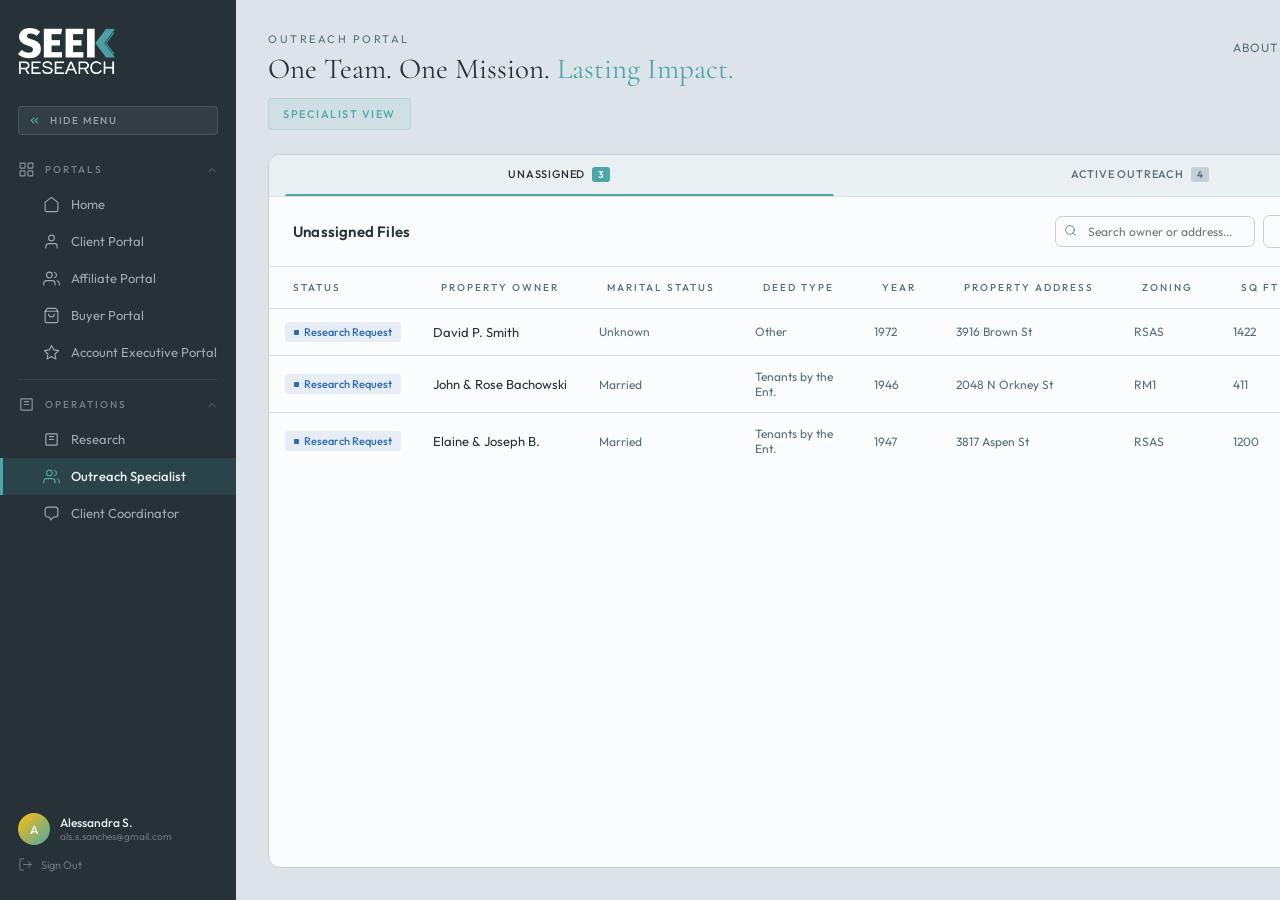
<file: seek-outreach-specialist.html>
<!DOCTYPE html>
<html lang="en">
<head>
<meta charset="UTF-8">
<meta name="viewport" content="width=device-width, initial-scale=1.0">
<title>Seek Research — Outreach Specialist Files</title>
<link href="https://fonts.googleapis.com/css2?family=Cormorant+Garamond:ital,wght@0,300;0,400;0,500;1,300;1,400;1,500&family=Outfit:wght@300;400;500;600;700;800&display=swap" rel="stylesheet">
<link rel="icon" type="image/png" href="seek-favicon.png?v=2">
<link rel="stylesheet" href="styles.css?v=15">
</head>
<body class="scroll-layout">

<!-- MOBILE HEADER -->
<div class="mobile-header">
  <button class="hamburger" onclick="openMobileSidebar()" aria-label="Open menu">
    <span></span><span></span><span></span>
  </button>
  <a class="mobile-logo" href="index.html" aria-label="Seek Research">
    <img class="brand-logo sm" src="seek-logo.png" width="317" height="150" alt="Seek Research">
  </a>
</div>
<div class="sidebar-overlay" id="sidebar-overlay"></div>

<!-- SIDEBAR -->
<aside class="sidebar" id="sidebar">
  <a class="sidebar-logo" href="index.html" aria-label="Seek Research">
    <img class="brand-logo" src="seek-logo.png" width="317" height="150" alt="Seek Research">
    <img class="brand-mark" src="seek-mark.png" width="94" height="96" alt="" aria-hidden="true">
  </a>
  <button class="sidebar-toggle" type="button" onclick="toggleSidebar()"
          aria-controls="sidebar" aria-expanded="true" title="Hide menu">
    <svg viewBox="0 0 24 24" aria-hidden="true"><polyline points="11 17 6 12 11 7"/><polyline points="18 17 13 12 18 7"/></svg>
    <span class="sidebar-toggle-label">Hide menu</span>
  </button>
  <nav class="sidebar-nav">
    <div class="nav-section open" id="sec-portals">
      <div class="nav-section-header" onclick="toggleSection('sec-portals')">
        <div class="nav-section-left">
          <svg class="nav-section-icon" viewBox="0 0 24 24"><rect x="3" y="3" width="7" height="7" rx="1"/><rect x="14" y="3" width="7" height="7" rx="1"/><rect x="3" y="14" width="7" height="7" rx="1"/><rect x="14" y="14" width="7" height="7" rx="1"/></svg>
          <span class="nav-section-label">Portals</span>
        </div>
        <svg class="nav-chevron" viewBox="0 0 24 24"><polyline points="6 9 12 15 18 9"/></svg>
      </div>
      <div class="nav-items">
        <a class="nav-link " href="index.html">
          <svg class="nav-link-icon" viewBox="0 0 24 24"><path d="M3 9l9-7 9 7v11a2 2 0 01-2 2H5a2 2 0 01-2-2z"/></svg>
          <span class="nav-link-label">Home</span>
        </a>
        <a class="nav-link " href="seek-dashboard-mockup.html">
          <svg class="nav-link-icon" viewBox="0 0 24 24"><path d="M20 21v-2a4 4 0 00-4-4H8a4 4 0 00-4 4v2"/><circle cx="12" cy="7" r="4"/></svg>
          <span class="nav-link-label">Client Portal</span>
        </a>
        <a class="nav-link " href="seek-affiliate-portal.html">
          <svg class="nav-link-icon" viewBox="0 0 24 24"><path d="M17 21v-2a4 4 0 00-4-4H5a4 4 0 00-4 4v2"/><circle cx="9" cy="7" r="4"/><path d="M23 21v-2a4 4 0 00-3-3.87M16 3.13a4 4 0 010 7.75"/></svg>
          <span class="nav-link-label">Affiliate Portal</span>
        </a>
        <a class="nav-link " href="seek-buyer-portal.html">
          <svg class="nav-link-icon" viewBox="0 0 24 24"><path d="M6 2L3 6v14a2 2 0 002 2h14a2 2 0 002-2V6l-3-4z"/><line x1="3" y1="6" x2="21" y2="6"/><path d="M16 10a4 4 0 01-8 0"/></svg>
          <span class="nav-link-label">Buyer Portal</span>
        </a>
        <a class="nav-link " href="seek-executive-portal.html">
          <svg class="nav-link-icon" viewBox="0 0 24 24"><polygon points="12 2 15.09 8.26 22 9.27 17 14.14 18.18 21.02 12 17.77 5.82 21.02 7 14.14 2 9.27 8.91 8.26 12 2"/></svg>
          <span class="nav-link-label">Account Executive Portal</span>
        </a>
      </div>
    </div>
    <div class="nav-divider"></div>
    <div class="nav-section open" id="sec-ops">
      <div class="nav-section-header" onclick="toggleSection('sec-ops')">
        <div class="nav-section-left">
          <svg class="nav-section-icon" viewBox="0 0 24 24"><path d="M9 12h6M9 8h6M5 4h14a1 1 0 011 1v14a1 1 0 01-1 1H5a1 1 0 01-1-1V5a1 1 0 011-1z"/></svg>
          <span class="nav-section-label">Operations</span>
        </div>
        <svg class="nav-chevron" viewBox="0 0 24 24"><polyline points="6 9 12 15 18 9"/></svg>
      </div>
      <div class="nav-items">
        <a class="nav-link " href="seek-research-forms.html">
          <svg class="nav-link-icon" viewBox="0 0 24 24"><path d="M9 12h6M9 8h6M5 4h14a1 1 0 011 1v14a1 1 0 01-1 1H5a1 1 0 01-1-1V5a1 1 0 011-1z"/></svg>
          <span class="nav-link-label">Research</span>
        </a>
        <a class="nav-link active" href="seek-outreach-specialist.html">
          <svg class="nav-link-icon" viewBox="0 0 24 24"><path d="M17 21v-2a4 4 0 00-4-4H5a4 4 0 00-4 4v2"/><circle cx="9" cy="7" r="4"/><path d="M23 21v-2a4 4 0 00-3-3.87M16 3.13a4 4 0 010 7.75"/></svg>
          <span class="nav-link-label">Outreach Specialist</span>
        </a>
        <a class="nav-link " href="seek-coordinator.html">
          <svg class="nav-link-icon" viewBox="0 0 24 24"><path d="M9 17H7a4 4 0 01-4-4V7a4 4 0 014-4h10a4 4 0 014 4v6a4 4 0 01-4 4h-2l-4 4-2-4z"/></svg>
          <span class="nav-link-label">Client Coordinator</span>
        </a>
      </div>
    </div>
  </nav>
  <div class="sidebar-bottom">
    <div class="sidebar-user">
      <div class="sb-avatar">A</div>
      <div class="user-info">
        <div class="user-name">Alessandra S.</div>
        <div class="user-email">als.s.sanches@gmail.com</div>
      </div>
    </div>
    <div class="sb-signout">
      <svg viewBox="0 0 24 24"><path d="M9 21H5a2 2 0 01-2-2V5a2 2 0 012-2h4"/><polyline points="16 17 21 12 16 7"/><line x1="21" y1="12" x2="9" y2="12"/></svg>
      <span class="sb-signout-label">Sign Out</span>
    </div>
  </div>
</aside>

<!-- ═══════════
   LIST VIEW
═══════════ -->
<div class="main-wrapper" id="view-list">
  <div class="topbar list-topbar">
    <div>
      <div class="topbar-eyebrow">Outreach Portal</div>
      <div class="topbar-title msg">One Team. One Mission. <em>Lasting Impact.</em></div>
      <div class="view-badge teal">
        <span class="view-badge-role">Specialist View</span>
      </div>
    </div>
    <div class="nav-links">
      <a class="topbar-nav-link" href="#">About Us</a>
      <a class="topbar-nav-link" href="#">Contact Us</a>
    </div>
  </div>

  <div class="table-card list-card">

    <!-- TABS -->
    <div class="tabs-header">
      <button class="tab active" onclick="switchTab('un')">
        <div class="tab-inner">
          <span class="tab-label">Unassigned</span>
          <span class="tab-count-badge">3</span>
        </div>
        <div class="tab-indicator"></div>
      </button>
      <button class="tab" onclick="switchTab('out')">
        <div class="tab-inner">
          <span class="tab-label">Active Outreach</span>
          <span class="tab-count-badge">4</span>
        </div>
        <div class="tab-indicator"></div>
      </button>
    </div>

    <!-- UNASSIGNED PANEL -->
    <div id="panel-un">
      <div class="table-card-header compact">
        <span class="table-card-title">Unassigned Files</span>
        <div class="filter-row">
          <div class="filter-search-wrap">
            <div class="filter-search-icon"><svg viewBox="0 0 24 24"><circle cx="11" cy="11" r="8"/><line x1="21" y1="21" x2="16.65" y2="16.65"/></svg></div>
            <input class="filter-search" id="search-un" placeholder="Search owner or address..." oninput="filterPanel('un', this.value)"/>
          </div>
          <select class="filter-select" id="status-un" onchange="filterPanel('un', document.getElementById('search-un').value)">
            <option value="">All statuses</option>
            <option>Research Request</option>
            <option>Verbal Agreement</option>
          </select>
        </div>
      </div>
      <div class="empty-filter-state" id="empty-un" style="display:none">
        <div class="empty-filter-icon">🔍</div>
        <div class="empty-filter-msg">No results match your search</div>
        <button class="empty-filter-clear" onclick="clearFilter('un')">Clear filters</button>
      </div>
      <div class="table-wrap">
        <table>
          <thead>
            <tr>
              <th>Status</th><th>Property Owner</th><th>Marital Status</th>
              <th>Deed Type</th><th>Year</th><th>Property Address</th>
              <th>Zoning</th><th>Sq Ft</th><th>Total Debt</th>
            </tr>
          </thead>
          <tbody id="tbody-un">
            <tr onclick="openDetail({title:'3916 Brown St',status:'NEW',owner:'David P. Smith',marital:'Unknown',deed:'Other',year:'1972',address:'3916 Brown St',zip:'19104',zoning:'RSAS',sqft:'1422',liens:'$0.00',taxes:'$16,232.37',totaldebt:'$1,632.37',contracttype:'Assignment of Interest (30%)',estmin:'$40,000',estmax:'$60,000',cashoffer:'',sysstatus:'Verbal Agreement Obtained',assignedto:'morgan.taylor@seekresearchgroup.com',hasfamily:true})">
              <td><span class="status-pill request"><span class="status-dot"></span>Research Request</span></td>
              <td class="td-main">David P. Smith</td><td class="td-muted">Unknown</td><td class="td-muted">Other</td>
              <td class="td-muted">1972</td><td class="td-muted">3916 Brown St</td>
              <td class="td-muted">RSAS</td><td class="td-muted">1422</td><td class="td-muted">$1,632.37</td>
            </tr>
            <tr onclick="openDetail({title:'2048 N Orkney St',status:'NEW',owner:'John &amp; Rose Bachowski',marital:'Married',deed:'Tenants by the Ent.',year:'1946',address:'2048 N Orkney St',zip:'19122',zoning:'RM1',sqft:'411',liens:'$475.38',taxes:'$12,186.00',totaldebt:'$12,661.38',contracttype:'',estmin:'',estmax:'',cashoffer:'',sysstatus:'Created',assignedto:'',hasfamily:false})">
              <td><span class="status-pill request"><span class="status-dot"></span>Research Request</span></td>
              <td class="td-main">John &amp; Rose Bachowski</td><td class="td-muted">Married</td><td class="td-muted">Tenants by the Ent.</td>
              <td class="td-muted">1946</td><td class="td-muted">2048 N Orkney St</td>
              <td class="td-muted">RM1</td><td class="td-muted">411</td><td class="td-muted">$12,661.38</td>
            </tr>
            <tr onclick="openDetail({title:'3817 Aspen St',status:'NEW',owner:'Elaine &amp; Joseph B.',marital:'Married',deed:'Tenants by the Ent.',year:'1947',address:'3817 Aspen St',zip:'19140',zoning:'RSAS',sqft:'1200',liens:'$0.00',taxes:'$11,482.00',totaldebt:'$11,482.00',contracttype:'',estmin:'',estmax:'',cashoffer:'',sysstatus:'Created',assignedto:'',hasfamily:false})">
              <td><span class="status-pill request"><span class="status-dot"></span>Research Request</span></td>
              <td class="td-main">Elaine &amp; Joseph B.</td><td class="td-muted">Married</td><td class="td-muted">Tenants by the Ent.</td>
              <td class="td-muted">1947</td><td class="td-muted">3817 Aspen St</td>
              <td class="td-muted">RSAS</td><td class="td-muted">1200</td><td class="td-muted">$11,482.00</td>
            </tr>
          </tbody>
        </table>
      </div>
    </div>

    <!-- ACTIVE OUTREACH PANEL -->
    <div id="panel-out" style="display:none">
      <div class="table-card-header compact">
        <span class="table-card-title">Active Outreach</span>
        <div class="filter-row">
          <div class="filter-search-wrap">
            <div class="filter-search-icon"><svg viewBox="0 0 24 24"><circle cx="11" cy="11" r="8"/><line x1="21" y1="21" x2="16.65" y2="16.65"/></svg></div>
            <input class="filter-search" id="search-out" placeholder="Search owner or address..." oninput="filterPanel('out', this.value)"/>
          </div>
          <select class="filter-select" id="status-out" onchange="filterPanel('out', document.getElementById('search-out').value)">
            <option value="">All statuses</option>
            <option>Outreach Started</option>
            <option>Verbal Agreement</option>
          </select>
        </div>
      </div>
      <div class="empty-filter-state" id="empty-out" style="display:none">
        <div class="empty-filter-icon">🔍</div>
        <div class="empty-filter-msg">No results match your search</div>
        <button class="empty-filter-clear" onclick="clearFilter('out')">Clear filters</button>
      </div>
      <div class="table-wrap">
        <table>
          <thead>
            <tr>
              <th>Status</th><th>Property Owner</th><th>Marital Status</th>
              <th>Deed Type</th><th>Year</th><th>Property Address</th>
              <th>Zoning</th><th>Sq Ft</th><th>Total Debt</th>
            </tr>
          </thead>
          <tbody id="tbody-out">
            <tr onclick="openDetail({title:'2325 N. 6th St.',status:'OUTREACH',owner:'Sidney Johnson',marital:'Single',deed:'Other',year:'1960',address:'2325 N. 6th St.',zip:'19133',zoning:'RM1',sqft:'1287',liens:'$0.00',taxes:'$12,817.00',totaldebt:'$12,817.00',contracttype:'',estmin:'',estmax:'',cashoffer:'',sysstatus:'Outreach Started',assignedto:'',hasfamily:false})">
              <td><span class="status-pill outreach"><span class="status-dot"></span>Outreach Started</span></td>
              <td class="td-main">Sidney Johnson</td><td class="td-muted">Single</td><td class="td-muted">Other</td>
              <td class="td-muted">1960</td><td class="td-muted">2325 N. 6th St.</td>
              <td class="td-muted">RM1</td><td class="td-muted">1287</td><td class="td-muted">$12,817</td>
            </tr>
            <tr onclick="openDetail({title:'2417 W Montgomery Ave',status:'OUTREACH',owner:'Lawrence Madison',marital:'Widowed &amp; Divorced',deed:'—',year:'1985',address:'2417 W Montgomery Ave',zip:'19121',zoning:'RSA5',sqft:'1169',liens:'$0.00',taxes:'$3,368.00',totaldebt:'$3,368.00',contracttype:'',estmin:'',estmax:'',cashoffer:'',sysstatus:'Outreach Started',assignedto:'',hasfamily:false})">
              <td><span class="status-pill outreach"><span class="status-dot"></span>Outreach Started</span></td>
              <td class="td-main">Lawrence Madison</td><td class="td-muted">Widowed &amp; Divorced</td><td class="td-muted">—</td>
              <td class="td-muted">1985</td><td class="td-muted">2417 W Montgomery Ave</td>
              <td class="td-muted">RSA5</td><td class="td-muted">1169</td><td class="td-muted">$3,368</td>
            </tr>
            <tr onclick="openDetail({title:'2041 N 5th St',status:'OUTREACH',owner:'Jack Michael Gussman',marital:'Widowed',deed:'Other',year:'1955',address:'2041 N 5th St',zip:'19122',zoning:'RM1',sqft:'1075',liens:'$1,932.15',taxes:'$21,727.00',totaldebt:'$23,659.15',contracttype:'',estmin:'',estmax:'',cashoffer:'',sysstatus:'Outreach Started',assignedto:'',hasfamily:false})">
              <td><span class="status-pill outreach"><span class="status-dot"></span>Outreach Started</span></td>
              <td class="td-main">Jack Michael Gussman</td><td class="td-muted">Widowed</td><td class="td-muted">Other</td>
              <td class="td-muted">1955</td><td class="td-muted">2041 N 5th St</td>
              <td class="td-muted">RM1</td><td class="td-muted">1075</td><td class="td-muted">$23,659</td>
            </tr>
            <tr onclick="openDetail({title:'1953 N Orianna St',status:'VERBAL',owner:'Ramon DeJesus',marital:'Married',deed:'Other',year:'1989',address:'1953 N Orianna St',zip:'19122',zoning:'RM1',sqft:'528',liens:'$0.00',taxes:'$14,778.00',totaldebt:'$14,778.00',contracttype:'Assignment of Interest (30%)',estmin:'$35,000',estmax:'$55,000',cashoffer:'',sysstatus:'Verbal Agreement Obtained',assignedto:'morgan.taylor@seekresearchgroup.com',hasfamily:false})">
              <td><span class="status-pill verbal"><span class="status-dot"></span>Verbal Agreement</span></td>
              <td class="td-main">Ramon DeJesus</td><td class="td-muted">Married</td><td class="td-muted">Other</td>
              <td class="td-muted">1989</td><td class="td-muted">1953 N Orianna St</td>
              <td class="td-muted">RM1</td><td class="td-muted">528</td><td class="td-muted">$14,778</td>
            </tr>
          </tbody>
        </table>
      </div>
    </div>

  </div><!-- /table-card list-card -->
</div><!-- /view-list -->


<!-- ═══════════
   DETAIL VIEW
═══════════ -->
<div class="main-wrapper" id="view-detail" style="display:none">

  <!-- STICKY TOPBAR -->
  <div class="detail-topbar">
    <button class="detail-back" onclick="closeDetail()">
      <svg viewBox="0 0 24 24"><polyline points="15 18 9 12 15 6"/></svg>
      Outreach Files
    </button>
    <div class="detail-title-wrap">
      <span class="detail-heading" id="d-heading">—</span>
      <span class="new-badge-pill" id="d-pill">NEW</span>
      <div class="unsaved-indicator" id="unsaved-indicator">
        <svg viewBox="0 0 24 24"><circle cx="12" cy="12" r="10"/><line x1="12" y1="8" x2="12" y2="12"/><line x1="12" y1="16" x2="12.01" y2="16"/></svg>
        Unsaved changes
      </div>
    </div>
    <div class="detail-actions">
      <button class="btn-discard" id="btn-discard" onclick="confirmDiscard()">Discard</button>
      <button class="btn-save" id="btn-save" onclick="saveChanges()">Save</button>
    </div>
  </div>

  <!-- ACCORDION LAYOUT -->
  <div class="detail-layout">

    <!-- LEFT NAV -->
    <nav class="accordion-nav">
      <div class="acc-nav-item active" onclick="showPanel('property', this)">
        <div class="acc-nav-left">
          <svg class="acc-nav-icon" viewBox="0 0 24 24"><path d="M3 9l9-7 9 7v11a2 2 0 01-2 2H5a2 2 0 01-2-2z"/><polyline points="9 22 9 12 15 12 15 22"/></svg>
          <span class="acc-nav-label">Property Info</span>
        </div>
        <div class="dirty-badge" id="dirty-property"></div>
      </div>
      <div class="acc-nav-item" onclick="showPanel('financial', this)">
        <div class="acc-nav-left">
          <svg class="acc-nav-icon" viewBox="0 0 24 24"><line x1="12" y1="1" x2="12" y2="23"/><path d="M17 5H9.5a3.5 3.5 0 000 7h5a3.5 3.5 0 010 7H6"/></svg>
          <span class="acc-nav-label">Financial Details</span>
        </div>
        <div class="dirty-badge" id="dirty-financial"></div>
      </div>
      <div class="acc-nav-item" onclick="showPanel('contact', this)">
        <div class="acc-nav-left">
          <svg class="acc-nav-icon" viewBox="0 0 24 24"><path d="M22 16.92v3a2 2 0 01-2.18 2 19.79 19.79 0 01-8.63-3.07A19.5 19.5 0 013.07 9.8 19.79 19.79 0 010 1.17 2 2 0 012 0h3a2 2 0 012 1.72c.127.96.361 1.903.7 2.81a2 2 0 01-.45 2.11L6.91 7.91a16 16 0 006.72 6.72l1.28-1.28a2 2 0 012.11-.45c.907.339 1.85.573 2.81.7A2 2 0 0122 16.92z"/></svg>
          <span class="acc-nav-label">Contact Info</span>
        </div>
        <div class="dirty-badge" id="dirty-contact"></div>
      </div>
      <div class="acc-nav-item" onclick="showPanel('contract', this)">
        <div class="acc-nav-left">
          <svg class="acc-nav-icon" viewBox="0 0 24 24"><path d="M14 2H6a2 2 0 00-2 2v16a2 2 0 002 2h12a2 2 0 002-2V8l-6-6z"/><path d="M14 2v6h6M16 13H8M16 17H8M10 9H8"/></svg>
          <span class="acc-nav-label">Contract & Deal</span>
        </div>
        <div class="dirty-badge" id="dirty-contract"></div>
      </div>
      <div class="acc-nav-item" onclick="showPanel('family', this)">
        <div class="acc-nav-left">
          <svg class="acc-nav-icon" viewBox="0 0 24 24"><path d="M17 21v-2a4 4 0 00-4-4H5a4 4 0 00-4 4v2"/><circle cx="9" cy="7" r="4"/><path d="M23 21v-2a4 4 0 00-3-3.87M16 3.13a4 4 0 010 7.75"/></svg>
          <span class="acc-nav-label">Family Overview</span>
        </div>
        <div class="dirty-badge" id="dirty-family"></div>
      </div>
      <div class="acc-nav-item" onclick="showPanel('notes', this)">
        <div class="acc-nav-left">
          <svg class="acc-nav-icon" viewBox="0 0 24 24"><path d="M21 15a2 2 0 01-2 2H7l-4 4V5a2 2 0 012-2h14a2 2 0 012 2z"/></svg>
          <span class="acc-nav-label">File Notes</span>
        </div>
        <div class="dirty-badge" id="dirty-notes"></div>
      </div>
      <div class="acc-nav-item" onclick="showPanel('system', this)">
        <div class="acc-nav-left">
          <svg class="acc-nav-icon" viewBox="0 0 24 24"><circle cx="12" cy="12" r="3"/><path d="M19.4 15a1.65 1.65 0 00.33 1.82l.06.06a2 2 0 010 2.83 2 2 0 01-2.83 0l-.06-.06a1.65 1.65 0 00-1.82-.33 1.65 1.65 0 00-1 1.51V21a2 2 0 01-4 0v-.09A1.65 1.65 0 009 19.4a1.65 1.65 0 00-1.82.33l-.06.06a2 2 0 01-2.83-2.83l.06-.06A1.65 1.65 0 004.68 15a1.65 1.65 0 00-1.51-1H3a2 2 0 010-4h.09A1.65 1.65 0 004.6 9a1.65 1.65 0 00-.33-1.82l-.06-.06a2 2 0 012.83-2.83l.06.06A1.65 1.65 0 009 4.68a1.65 1.65 0 001-1.51V3a2 2 0 014 0v.09a1.65 1.65 0 001 1.51 1.65 1.65 0 001.82-.33l.06-.06a2 2 0 012.83 2.83l-.06.06A1.65 1.65 0 0019.4 9a1.65 1.65 0 001.51 1H21a2 2 0 010 4h-.09a1.65 1.65 0 00-1.51 1z"/></svg>
          <span class="acc-nav-label">System Info</span>
        </div>
        <div class="dirty-badge" id="dirty-system"></div>
      </div>
      <div class="acc-nav-item" onclick="showPanel('files', this)">
        <div class="acc-nav-left">
          <svg class="acc-nav-icon" viewBox="0 0 24 24"><path d="M21.44 11.05l-9.19 9.19a6 6 0 01-8.49-8.49l9.19-9.19a4 4 0 015.66 5.66l-9.2 9.19a2 2 0 01-2.83-2.83l8.49-8.48"/></svg>
          <span class="acc-nav-label">File Attachments</span>
        </div>
        <div class="dirty-badge" id="dirty-files"></div>
      </div>
    </nav>

    <!-- RIGHT PANELS -->
    <div class="accordion-panels">

      <!-- PROPERTY INFO -->
      <div class="acc-panel active" id="panel-property">
        <div class="panel-head">
          <span class="panel-head-icon"><svg viewBox="0 0 24 24"><path d="M3 9l9-7 9 7v11a2 2 0 01-2 2H5a2 2 0 01-2-2z"/><polyline points="9 22 9 12 15 12 15 22"/></svg></span>
          <div>
            <div class="panel-title">Property <em>Information</em></div>
            <div class="panel-note">Address, zoning, and who holds the deed.</div>
          </div>
        </div>
        <div class="form-grid">
          <div class="form-field">
            <label class="field-label">Title</label>
            <input class="field-input" id="f-title" type="text" oninput="markDirty('property')"/>
          </div>
          <div class="form-field">
            <label class="field-label">Property Owner / Title Holder</label>
            <input class="field-input" id="f-owner" type="text" oninput="markDirty('property')"/>
          </div>
          <div class="form-field">
            <label class="field-label">Marital Status</label>
            <input class="field-input" id="f-marital" type="text" oninput="markDirty('property')"/>
          </div>
          <div class="form-field">
            <label class="field-label">Property Address</label>
            <input class="field-input" id="f-address" type="text" oninput="markDirty('property')"/>
          </div>
          <div class="form-field">
            <label class="field-label">ZIP Code</label>
            <input class="field-input" id="f-zip" type="text" oninput="markDirty('property')"/>
          </div>
          <div class="form-field">
            <label class="field-label">Zoning</label>
            <input class="field-input" id="f-zoning" type="text" oninput="markDirty('property')"/>
          </div>
          <div class="form-field">
            <label class="field-label">Square Footage</label>
            <input class="field-input" id="f-sqft" type="text" oninput="markDirty('property')"/>
          </div>
          <div class="form-field">
            <label class="field-label">Year Purchased</label>
            <input class="field-input" id="f-year" type="text" oninput="markDirty('property')"/>
          </div>
          <div class="form-field">
            <label class="field-label">Deed Type</label>
            <input class="field-input" id="f-deed" type="text" oninput="markDirty('property')"/>
          </div>
        </div>
      </div>

      <!-- FINANCIAL DETAILS -->
      <div class="acc-panel" id="panel-financial">
        <div class="panel-head">
          <span class="panel-head-icon"><svg viewBox="0 0 24 24"><line x1="12" y1="1" x2="12" y2="23"/><path d="M17 5H9.5a3.5 3.5 0 000 7h5a3.5 3.5 0 010 7H6"/></svg></span>
          <div>
            <div class="panel-title">Financial <em>Details</em></div>
            <div class="panel-note">Liens, tax debt, and the numbers that shape an offer.</div>
          </div>
        </div>
        <div class="form-grid">
          <div class="form-field">
            <label class="field-label">Liens (L&amp;I)</label>
            <input class="field-input" id="f-liens" type="text" placeholder="$0.00" oninput="markDirty('financial')"/>
          </div>
          <div class="form-field">
            <label class="field-label">Taxes</label>
            <input class="field-input" id="f-taxes" type="text" placeholder="$0.00" oninput="markDirty('financial')"/>
          </div>
          <div class="form-field">
            <label class="field-label">Total Debt</label>
            <input class="field-input" id="f-totaldebt" type="text" placeholder="$0.00" oninput="markDirty('financial')"/>
          </div>
        </div>
      </div>

      <!-- CONTACT INFO -->
      <div class="acc-panel" id="panel-contact">
        <div class="panel-head">
          <span class="panel-head-icon"><svg viewBox="0 0 24 24"><path d="M22 16.92v3a2 2 0 01-2.18 2 19.79 19.79 0 01-8.63-3.07A19.5 19.5 0 013.07 9.8 19.79 19.79 0 010 1.17 2 2 0 012 0h3a2 2 0 012 1.72c.127.96.361 1.903.7 2.81a2 2 0 01-.45 2.11L6.91 7.91a16 16 0 006.72 6.72l1.28-1.28a2 2 0 012.11-.45c.907.339 1.85.573 2.81.7A2 2 0 0122 16.92z"/></svg></span>
          <div>
            <div class="panel-title">Contact <em>Information</em></div>
            <div class="panel-note">How we reach the family, and who to ask for.</div>
          </div>
        </div>
        <div class="form-grid">
          <div class="form-field">
            <label class="field-label">Contact Email</label>
            <input class="field-input" type="email" placeholder="email@example.com" oninput="markDirty('contact')"/>
          </div>
          <div class="form-field">
            <label class="field-label">Person to Contact</label>
            <input class="field-input" type="text" oninput="markDirty('contact')"/>
          </div>
          <div class="form-field">
            <label class="field-label">Seller Phone #1</label>
            <input class="field-input" type="tel" oninput="markDirty('contact')"/>
          </div>
          <div class="form-field">
            <label class="field-label">Seller Phone #2</label>
            <input class="field-input" type="tel" oninput="markDirty('contact')"/>
          </div>
          <div class="form-field">
            <label class="field-label">Seller Phone #3</label>
            <input class="field-input" type="tel" oninput="markDirty('contact')"/>
          </div>
          <div class="form-field">
            <label class="field-label">Seller Phone #4</label>
            <input class="field-input" type="tel" oninput="markDirty('contact')"/>
          </div>
          <div class="form-field full">
            <label class="field-label">Seller Phone #5</label>
            <input class="field-input" type="tel" oninput="markDirty('contact')"/>
          </div>
        </div>
      </div>

      <!-- CONTRACT & DEAL -->
      <div class="acc-panel" id="panel-contract">
        <div class="panel-head">
          <span class="panel-head-icon"><svg viewBox="0 0 24 24"><path d="M14 2H6a2 2 0 00-2 2v16a2 2 0 002 2h12a2 2 0 002-2V8l-6-6z"/><path d="M14 2v6h6"/></svg></span>
          <div>
            <div class="panel-title">Contract <em>&amp; Deal Structure</em></div>
            <div class="panel-note">Terms agreed with the seller.</div>
          </div>
        </div>
        <div class="form-grid">
          <div class="form-field">
            <label class="field-label">Contract Type</label>
            <select class="field-select" id="f-contracttype" onchange="markDirty('contract')">
              <option value="">— Select —</option>
              <option>Assignment of Interest (30%)</option>
              <option>Cash Purchase</option>
              <option>Subject To</option>
              <option>Lease Option</option>
            </select>
          </div>
          <div class="form-field">
            <label class="field-label">Est. Property Value — Min</label>
            <input class="field-input" id="f-estmin" type="text" placeholder="$0" oninput="markDirty('contract')"/>
          </div>
          <div class="form-field">
            <label class="field-label">Est. Property Value — Max</label>
            <input class="field-input" id="f-estmax" type="text" placeholder="$0" oninput="markDirty('contract')"/>
          </div>
          <div class="form-field">
            <label class="field-label">Cash Offer Value</label>
            <input class="field-input" id="f-cashoffer" type="text" placeholder="$0" oninput="markDirty('contract')"/>
          </div>
        </div>
      </div>

      <!-- FAMILY OVERVIEW -->
      <div class="acc-panel" id="panel-family">
        <div class="panel-head">
          <span class="panel-head-icon"><svg viewBox="0 0 24 24"><path d="M17 21v-2a4 4 0 00-4-4H5a4 4 0 00-4 4v2"/><circle cx="9" cy="7" r="4"/><path d="M23 21v-2a4 4 0 00-3-3.87M16 3.13a4 4 0 010 7.75"/></svg></span>
          <div>
            <div class="panel-title">Shared Family <em>Overview</em></div>
            <div class="panel-note">The research narrative — shared with the whole team.</div>
          </div>
        </div>
        <div class="form-field form-field-mb">
          <label class="field-label field-label-mb">Family Overview (shared)</label>
          <div class="rich-wrap">
            <div class="rich-toolbar" id="rt-family">
              <button class="rich-btn" data-cmd="bold"><b>B</b></button>
              <button class="rich-btn rich-btn-italic" data-cmd="italic"><em>I</em></button>
              <button class="rich-btn rich-btn-underline" data-cmd="underline"><u>U</u></button>
            </div>
            <div class="rich-content" contenteditable="true" id="rich-family" oninput="markDirty('family')"></div>
          </div>
        </div>
      </div>

      <!-- FILE NOTES -->
      <div class="acc-panel" id="panel-notes">
        <div class="panel-head">
          <span class="panel-head-icon"><svg viewBox="0 0 24 24"><path d="M11 4H4a2 2 0 00-2 2v14a2 2 0 002 2h14a2 2 0 002-2v-7"/><path d="M18.5 2.5a2.121 2.121 0 013 3L12 15l-4 1 1-4 9.5-9.5z"/></svg></span>
          <div>
            <div class="panel-title">File <em>Notes</em></div>
            <div class="panel-note">Every call, message, and decision, in order.</div>
          </div>
        </div>
        <div class="form-field form-field-mb">
          <div class="notes-feed" id="notes-feed">No file notes yet. Add the first note below.</div>
        </div>
        <div class="form-field form-field-mb">
          <label class="field-label field-label-mb">Add Note</label>
          <textarea class="field-textarea field-textarea-sm" id="note-input" placeholder="Type a new note..." oninput="markDirty('notes')"></textarea>
        </div>
        <button class="btn-add-note" onclick="addNote()">
          <svg width="12" height="12" viewBox="0 0 24 24" fill="none" stroke="currentColor" stroke-width="2" stroke-linecap="round"><line x1="12" y1="5" x2="12" y2="19"/><line x1="5" y1="12" x2="19" y2="12"/></svg>
          Add Note
        </button>
      </div>

      <!-- SYSTEM INFO -->
      <div class="acc-panel" id="panel-system">
        <div class="panel-head">
          <span class="panel-head-icon"><svg viewBox="0 0 24 24"><circle cx="12" cy="12" r="3"/><path d="M19.4 15a1.65 1.65 0 00.33 1.82l.06.06a2 2 0 11-2.83 2.83l-.06-.06a1.65 1.65 0 00-1.82-.33 1.65 1.65 0 00-1 1.51V21a2 2 0 01-4 0v-.09A1.65 1.65 0 009 19.4a1.65 1.65 0 00-1.82.33l-.06.06a2 2 0 11-2.83-2.83l.06-.06a1.65 1.65 0 00.33-1.82 1.65 1.65 0 00-1.51-1H3a2 2 0 010-4h.09A1.65 1.65 0 004.6 9a1.65 1.65 0 00-.33-1.82l-.06-.06a2 2 0 112.83-2.83l.06.06a1.65 1.65 0 001.82.33H9a1.65 1.65 0 001-1.51V3a2 2 0 014 0v.09a1.65 1.65 0 001 1.51 1.65 1.65 0 001.82-.33l.06-.06a2 2 0 112.83 2.83l-.06.06a1.65 1.65 0 00-.33 1.82V9a1.65 1.65 0 001.51 1H21a2 2 0 010 4h-.09a1.65 1.65 0 00-1.51 1z"/></svg></span>
          <div>
            <div class="panel-title">System <em>Information</em></div>
            <div class="panel-note">Record metadata, kept for audit.</div>
          </div>
        </div>
        <div class="form-grid">
          <div class="form-field">
            <label class="field-label">Status</label>
            <select class="field-select" id="f-sysstatus" onchange="markDirty('system')">
              <option>Research Request</option>
              <option>Outreach Started</option>
              <option>Verbal Agreement</option>
              <option>Contract Sent</option>
              <option>Closed</option>
            </select>
          </div>
          <div class="form-field">
            <label class="field-label">Assigned To</label>
            <input class="field-input" id="f-assignedto" type="text" oninput="markDirty('system')"/>
          </div>
        </div>
      </div>

      <!-- FILE ATTACHMENTS -->
      <div class="acc-panel" id="panel-files">
        <div class="panel-head">
          <span class="panel-head-icon"><svg viewBox="0 0 24 24"><path d="M21.44 11.05l-9.19 9.19a6 6 0 01-8.49-8.49l9.19-9.19a4 4 0 015.66 5.66l-9.2 9.19a2 2 0 01-2.83-2.83l8.49-8.48"/></svg></span>
          <div>
            <div class="panel-title">File <em>Attachments</em></div>
            <div class="panel-note">Deeds, titles, and anything else on record.</div>
          </div>
        </div>
        <label class="field-label field-label-block-mb">Attach Files</label>
        <div class="dropzone" id="dz-outreach" onclick="document.getElementById('file-input').click()">
          <div class="dropzone-icon">
            <svg viewBox="0 0 24 24"><polyline points="16 16 12 12 8 16"/><line x1="12" y1="12" x2="12" y2="21"/><path d="M20.39 18.39A5 5 0 0018 9h-1.26A8 8 0 103 16.3"/></svg>
          </div>
          <div class="dropzone-text">Click to select files or drag and drop</div>
          <div class="dropzone-sub">PDF, DOC, DOCX, XLS, XLSX, PNG, JPG</div>
          <input type="file" id="file-input" style="display:none" multiple/>
        </div>
        <div class="file-list" id="fl-outreach"></div>
        <div class="attachment-empty" id="att-empty-outreach">No files attached yet.</div>
      </div>

    </div><!-- /accordion-panels -->
  </div><!-- /detail-layout -->
</div><!-- /view-detail -->

<script>
const FAMILY_TEMPLATE = `<p><strong>3916 Brown St</strong></p>
<p><br></p>
<p><strong>Property Owner:</strong> David P. Smith<br>
<strong>Listed Sale Date:</strong> 1972<br>
<strong>Zoning:</strong> RSA5<br>
<strong>Tax Debt:</strong> $16,232.37<br>
<strong>L&amp;I:</strong> N/A<br>
<strong>Total Debt:</strong> $16,232.37<br>
<strong>Deed:</strong> On File (Heirs, successors, and assigns forever)</p>
<p><br></p>
<p><strong>Estimated Property Value:</strong> $40,000 – $60,000</p>
<p><br></p>
<p><strong>Subject:</strong> David P. Smith</p>
<ul>
<li>Date of Death: David died before his mother. (Date unknown)</li>
<li>Mother: Lucy Mae Avant (nee Moss)</li>
<li>Children: 1</li>
</ul>
<p><strong>Children of David P. Smith</strong><br>
Katrese Davida Collier (nee Smith)</p>
<ul>
<li>Age: 53</li>
<li>Date of Birth: 1972</li>
<li>Birthplace: Philadelphia, PA</li>
<li>Spouse: Eugene Collier</li>
</ul>
<p>Notes: Katrese is a registered nurse in Philadelphia.</p>
<p><br></p>
<p><strong>Summary</strong><br>
Ms. Lucy Mae Avant (nee Moss) (October 11, 1930 – February 22, 2006) purchased this property with Harvey Sparkman Jr. in 1971. Tax payments were made until 1997. Katrese has since married Eugene Collier and works as a registered nurse in Philadelphia.</p>
<p><br></p>
<p><strong>Option #1:</strong> Contact Katrese Collier regarding her property.</p>
<p><br></p>
<p><strong>Katrese D. Collier (nee Smith)</strong><br>
Age: 53 · Spouse: Eugene Collier<br>
Address: 415 65TH AVE, PHILADELPHIA, PA, 19126<br>
Phone: 215-290-0602 · 215-301-5183 · 215-264-4988<br>
<em>10/30/25 – Agreed to be administrator</em></p>`;

// ── TAB SWITCHING ──
function switchTab(tab) {
  document.querySelectorAll('.tabs-header .tab').forEach((t, i) => {
    t.classList.toggle('active', (i === 0 && tab === 'un') || (i === 1 && tab === 'out'));
  });
  document.getElementById('panel-un').style.display  = tab === 'un'  ? '' : 'none';
  document.getElementById('panel-out').style.display = tab === 'out' ? '' : 'none';
}

// ── FILTERING ──
function filterPanel(panel, q) {
  q = (q || '').toLowerCase();
  const status = (document.getElementById('status-' + panel).value || '').toLowerCase();
  const rows   = document.querySelectorAll('#tbody-' + panel + ' tr');
  let vis = 0;
  rows.forEach(r => {
    const show = (!q || r.textContent.toLowerCase().includes(q)) &&
                 (!status || r.textContent.toLowerCase().includes(status));
    r.style.display = show ? '' : 'none';
    if (show) vis++;
  });
  document.getElementById('empty-' + panel).style.display = vis === 0 ? '' : 'none';
}

function clearFilter(panel) {
  document.getElementById('search-' + panel).value = '';
  document.getElementById('status-' + panel).value = '';
  filterPanel(panel, '');
}

// ── DETAIL: OPEN / CLOSE ──
function openDetail(d) {
  document.getElementById('view-list').style.display   = 'none';
  document.getElementById('view-detail').style.display = 'flex';

  document.getElementById('d-heading').textContent = d.title;
  const pill = document.getElementById('d-pill');
  const pillLabel = { NEW: 'New', OUTREACH: 'Outreach', VERBAL: 'Verbal Agreement' };
  pill.textContent = pillLabel[d.status] || d.status;
  pill.style.background =
    d.status === 'VERBAL'   ? 'var(--gold)'        :
    d.status === 'OUTREACH' ? 'var(--teal)'        : '#FF9D00';
  pill.style.color = d.status === 'VERBAL' ? 'var(--ink)' : '#fff';

  set('f-title',        d.title);
  set('f-owner',        d.owner);
  set('f-marital',      d.marital);
  set('f-address',      d.address);
  set('f-zip',          d.zip);
  set('f-zoning',       d.zoning);
  set('f-sqft',         d.sqft);
  set('f-year',         d.year);
  set('f-deed',         d.deed);
  set('f-liens',        d.liens);
  set('f-taxes',        d.taxes);
  set('f-totaldebt',    d.totaldebt);
  set('f-estmin',       d.estmin);
  set('f-estmax',       d.estmax);
  set('f-cashoffer',    d.cashoffer);
  set('f-assignedto',   d.assignedto);

  const ctEl = document.getElementById('f-contracttype');
  Array.from(ctEl.options).forEach(o => { o.selected = o.value === (d.contracttype || ''); });

  const ssEl = document.getElementById('f-sysstatus');
  Array.from(ssEl.options).forEach(o => { o.selected = o.value === d.sysstatus; });

  document.getElementById('rich-family').innerHTML = d.hasfamily ? FAMILY_TEMPLATE : '';
  document.getElementById('notes-feed').innerHTML  = 'No file notes yet. Add the first note below.';
  document.getElementById('note-input').value      = '';
  document.getElementById('fl-outreach').innerHTML = '';
  document.getElementById('att-empty-outreach').style.display = '';

  clearAllDirty();
  showPanel('property', document.querySelector('.acc-nav-item'));
  window.scrollTo(0, 0);
}

function closeDetail() {
  document.getElementById('view-detail').style.display = 'none';
  document.getElementById('view-list').style.display   = 'flex';
}

function set(id, val) {
  const el = document.getElementById(id);
  if (el) el.value = val || '';
}

// ── PANEL SWITCHING ──
function showPanel(id, navEl) {
  document.querySelectorAll('.acc-panel').forEach(p => p.classList.remove('active'));
  document.querySelectorAll('.acc-nav-item').forEach(n => n.classList.remove('active'));
  document.getElementById('panel-' + id).classList.add('active');
  if (navEl) navEl.classList.add('active');
}

// ── DIRTY TRACKING ──
function markDirty(panel) {
  document.getElementById('dirty-' + panel).classList.add('visible');
  document.getElementById('unsaved-indicator').classList.add('visible');
  document.getElementById('btn-discard').classList.add('visible');
  document.getElementById('btn-save').classList.add('active');
}

function clearAllDirty() {
  document.querySelectorAll('.dirty-badge').forEach(b => b.classList.remove('visible'));
  document.getElementById('unsaved-indicator').classList.remove('visible');
  document.getElementById('btn-discard').classList.remove('visible');
  document.getElementById('btn-save').classList.remove('active');
}

function saveChanges() {
  clearAllDirty();
  showToast('Changes saved successfully', 'success');
  const btn = document.getElementById('btn-save');
  btn.textContent = 'Saved ✓';
  setTimeout(() => { btn.textContent = 'Save'; }, 1800);
}

function discardChanges() { clearAllDirty(); }

function confirmDiscard() {
  if (!document.getElementById('unsaved-indicator').classList.contains('visible')) {
    discardChanges(); return;
  }
  showConfirm('Discard all unsaved changes?', discardChanges, { danger: true, okLabel: 'Discard' });
}

// ── FILE NOTES ──
function addNote() {
  const input = document.getElementById('note-input');
  const text  = input.value.trim();
  if (!text) return;
  const feed  = document.getElementById('notes-feed');
  if (feed.textContent.includes('No file notes')) feed.innerHTML = '';
  const now   = new Date().toLocaleDateString('en-US', { month: 'short', day: 'numeric', year: 'numeric' });
  const entry = document.createElement('div');
  entry.className = 'note-entry';
  entry.innerHTML = `<div class="note-meta">${now}</div>${text}`;
  feed.appendChild(entry);
  input.value = '';
  markDirty('notes');
}
</script>

<script src="sidebar.js" defer></script>
<script src="ui.js" defer></script>
<script>
document.addEventListener('DOMContentLoaded', function () {
  const dz  = document.getElementById('dz-outreach');
  const inp = document.getElementById('file-input');
  const fl  = document.getElementById('fl-outreach');
  const ae  = document.getElementById('att-empty-outreach');
  initDropzone(dz, inp, fl, function (files) {
    ae.style.display = files.size > 0 ? 'none' : '';
    markDirty('files');
  });

  const toolbar = document.getElementById('rt-family');
  const editor  = document.getElementById('rich-family');
  if (toolbar && editor) initRichBtns(toolbar, editor);
});
</script>
</body>
</html>
</file>
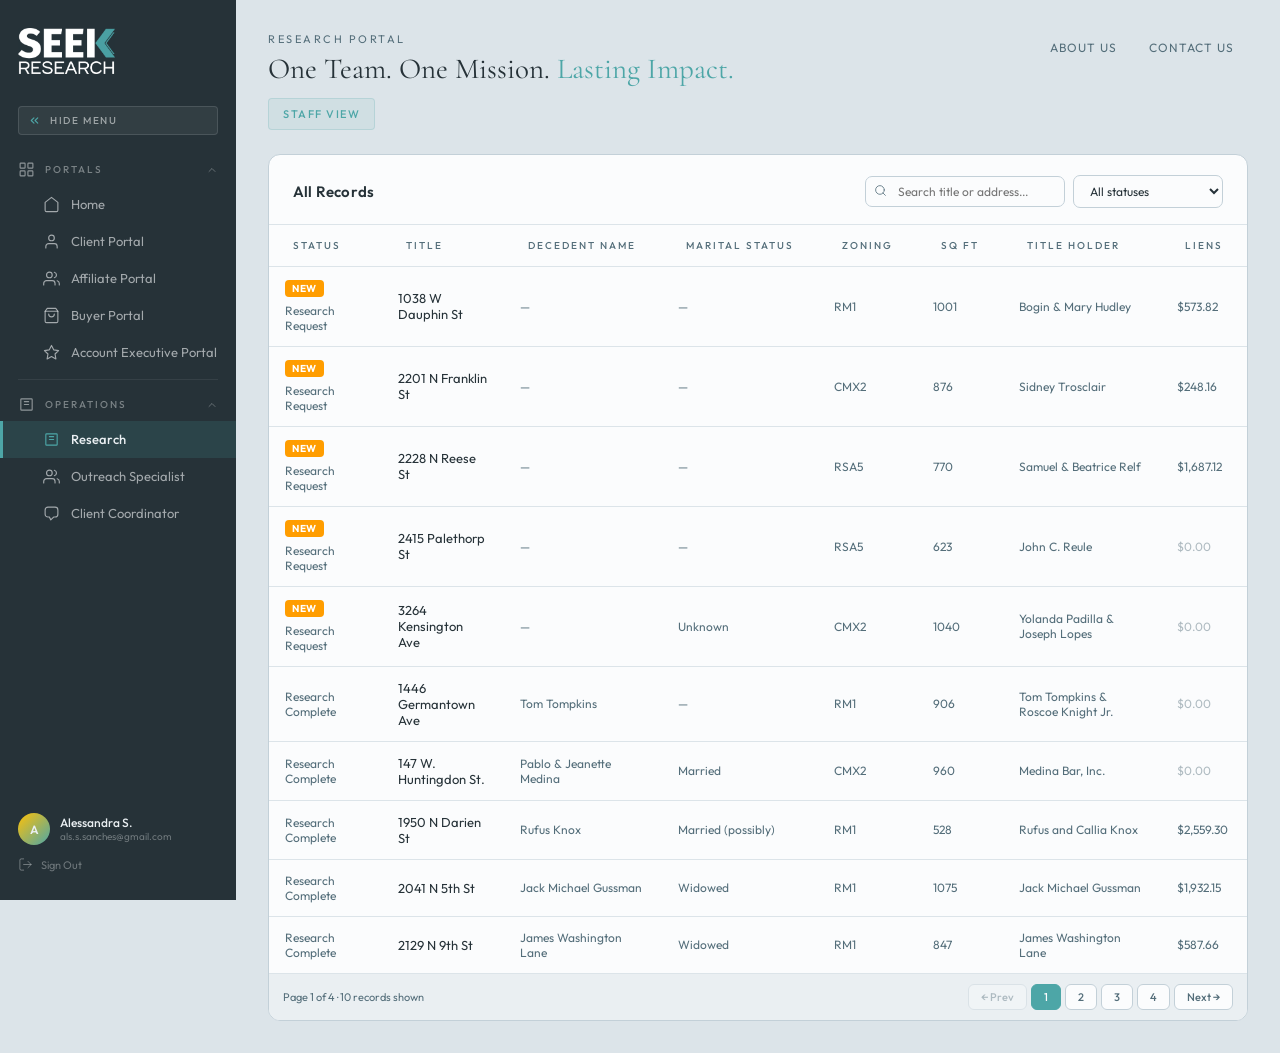
<file: seek-research-forms.html>
<!DOCTYPE html>
<html lang="en">
<head>
<meta charset="UTF-8">
<meta name="viewport" content="width=device-width, initial-scale=1.0">
<title>Seek Research — Research</title>
<link href="https://fonts.googleapis.com/css2?family=Cormorant+Garamond:ital,wght@0,300;0,400;0,500;1,300;1,400;1,500&family=Outfit:wght@300;400;500;600;700;800&display=swap" rel="stylesheet">
<link rel="icon" type="image/png" href="seek-favicon.png?v=2">
<link rel="stylesheet" href="styles.css?v=15">
</head>
<body class="scroll-layout">

<!-- MOBILE HEADER -->
<div class="mobile-header">
  <button class="hamburger" onclick="openMobileSidebar()" aria-label="Open menu">
    <span></span><span></span><span></span>
  </button>
  <a class="mobile-logo" href="index.html" aria-label="Seek Research">
    <img class="brand-logo sm" src="seek-logo.png" width="317" height="150" alt="Seek Research">
  </a>
</div>
<div class="sidebar-overlay" id="sidebar-overlay"></div>

<!-- SIDEBAR -->
<aside class="sidebar" id="sidebar">
  <a class="sidebar-logo" href="index.html" aria-label="Seek Research">
    <img class="brand-logo" src="seek-logo.png" width="317" height="150" alt="Seek Research">
    <img class="brand-mark" src="seek-mark.png" width="94" height="96" alt="" aria-hidden="true">
  </a>
  <button class="sidebar-toggle" type="button" onclick="toggleSidebar()"
          aria-controls="sidebar" aria-expanded="true" title="Hide menu">
    <svg viewBox="0 0 24 24" aria-hidden="true"><polyline points="11 17 6 12 11 7"/><polyline points="18 17 13 12 18 7"/></svg>
    <span class="sidebar-toggle-label">Hide menu</span>
  </button>
  <nav class="sidebar-nav">
    <div class="nav-section open" id="sec-portals">
      <div class="nav-section-header" onclick="toggleSection('sec-portals')">
        <div class="nav-section-left">
          <svg class="nav-section-icon" viewBox="0 0 24 24"><rect x="3" y="3" width="7" height="7" rx="1"/><rect x="14" y="3" width="7" height="7" rx="1"/><rect x="3" y="14" width="7" height="7" rx="1"/><rect x="14" y="14" width="7" height="7" rx="1"/></svg>
          <span class="nav-section-label">Portals</span>
        </div>
        <svg class="nav-chevron" viewBox="0 0 24 24"><polyline points="6 9 12 15 18 9"/></svg>
      </div>
      <div class="nav-items">
        <a class="nav-link " href="index.html">
          <svg class="nav-link-icon" viewBox="0 0 24 24"><path d="M3 9l9-7 9 7v11a2 2 0 01-2 2H5a2 2 0 01-2-2z"/></svg>
          <span class="nav-link-label">Home</span>
        </a>
        <a class="nav-link " href="seek-dashboard-mockup.html">
          <svg class="nav-link-icon" viewBox="0 0 24 24"><path d="M20 21v-2a4 4 0 00-4-4H8a4 4 0 00-4 4v2"/><circle cx="12" cy="7" r="4"/></svg>
          <span class="nav-link-label">Client Portal</span>
        </a>
        <a class="nav-link " href="seek-affiliate-portal.html">
          <svg class="nav-link-icon" viewBox="0 0 24 24"><path d="M17 21v-2a4 4 0 00-4-4H5a4 4 0 00-4 4v2"/><circle cx="9" cy="7" r="4"/><path d="M23 21v-2a4 4 0 00-3-3.87M16 3.13a4 4 0 010 7.75"/></svg>
          <span class="nav-link-label">Affiliate Portal</span>
        </a>
        <a class="nav-link " href="seek-buyer-portal.html">
          <svg class="nav-link-icon" viewBox="0 0 24 24"><path d="M6 2L3 6v14a2 2 0 002 2h14a2 2 0 002-2V6l-3-4z"/><line x1="3" y1="6" x2="21" y2="6"/><path d="M16 10a4 4 0 01-8 0"/></svg>
          <span class="nav-link-label">Buyer Portal</span>
        </a>
        <a class="nav-link " href="seek-executive-portal.html">
          <svg class="nav-link-icon" viewBox="0 0 24 24"><polygon points="12 2 15.09 8.26 22 9.27 17 14.14 18.18 21.02 12 17.77 5.82 21.02 7 14.14 2 9.27 8.91 8.26 12 2"/></svg>
          <span class="nav-link-label">Account Executive Portal</span>
        </a>
      </div>
    </div>
    <div class="nav-divider"></div>
    <div class="nav-section open" id="sec-ops">
      <div class="nav-section-header" onclick="toggleSection('sec-ops')">
        <div class="nav-section-left">
          <svg class="nav-section-icon" viewBox="0 0 24 24"><path d="M9 12h6M9 8h6M5 4h14a1 1 0 011 1v14a1 1 0 01-1 1H5a1 1 0 01-1-1V5a1 1 0 011-1z"/></svg>
          <span class="nav-section-label">Operations</span>
        </div>
        <svg class="nav-chevron" viewBox="0 0 24 24"><polyline points="6 9 12 15 18 9"/></svg>
      </div>
      <div class="nav-items">
        <a class="nav-link active" href="seek-research-forms.html">
          <svg class="nav-link-icon" viewBox="0 0 24 24"><path d="M9 12h6M9 8h6M5 4h14a1 1 0 011 1v14a1 1 0 01-1 1H5a1 1 0 01-1-1V5a1 1 0 011-1z"/></svg>
          <span class="nav-link-label">Research</span>
        </a>
        <a class="nav-link " href="seek-outreach-specialist.html">
          <svg class="nav-link-icon" viewBox="0 0 24 24"><path d="M17 21v-2a4 4 0 00-4-4H5a4 4 0 00-4 4v2"/><circle cx="9" cy="7" r="4"/><path d="M23 21v-2a4 4 0 00-3-3.87M16 3.13a4 4 0 010 7.75"/></svg>
          <span class="nav-link-label">Outreach Specialist</span>
        </a>
        <a class="nav-link " href="seek-coordinator.html">
          <svg class="nav-link-icon" viewBox="0 0 24 24"><path d="M9 17H7a4 4 0 01-4-4V7a4 4 0 014-4h10a4 4 0 014 4v6a4 4 0 01-4 4h-2l-4 4-2-4z"/></svg>
          <span class="nav-link-label">Client Coordinator</span>
        </a>
      </div>
    </div>
  </nav>
  <div class="sidebar-bottom">
    <div class="sidebar-user">
      <div class="sb-avatar">A</div>
      <div class="user-info">
        <div class="user-name">Alessandra S.</div>
        <div class="user-email">als.s.sanches@gmail.com</div>
      </div>
    </div>
    <div class="sb-signout">
      <svg viewBox="0 0 24 24"><path d="M9 21H5a2 2 0 01-2-2V5a2 2 0 012-2h4"/><polyline points="16 17 21 12 16 7"/><line x1="21" y1="12" x2="9" y2="12"/></svg>
      <span class="sb-signout-label">Sign Out</span>
    </div>
  </div>
</aside>

<!-- ═══════════
   LIST VIEW
═══════════ -->
<div class="main-wrapper" id="view-list">
  <div class="topbar list-topbar">
    <div>
      <div class="topbar-eyebrow">Research Portal</div>
      <div class="topbar-title msg">One Team. One Mission. <em>Lasting Impact.</em></div>
      <div class="view-badge teal">
        <span class="view-badge-role">Staff View</span>
      </div>
    </div>
    <div class="nav-links">
      <a class="topbar-nav-link" href="#">About Us</a>
      <a class="topbar-nav-link" href="#">Contact Us</a>
    </div>
  </div>

  <div class="table-card list-card">
    <div class="table-card-header">
      <span class="table-card-title">All Records</span>
      <div class="filter-row">
        <div class="filter-search-wrap">
          <div class="filter-search-icon"><svg viewBox="0 0 24 24"><circle cx="11" cy="11" r="8"/><line x1="21" y1="21" x2="16.65" y2="16.65"/></svg></div>
          <input class="filter-search" placeholder="Search title or address..." oninput="filterForms(this.value)"/>
        </div>
        <select class="filter-select" onchange="filterFormsStatus(this.value)">
          <option value="">All statuses</option>
          <option>request</option>
          <option>Research Complete</option>
        </select>
      </div>
    </div>
    <div class="empty-filter-state" id="empty-forms">
      <div class="empty-filter-icon">🔍</div>
      <div class="empty-filter-msg">No results for <strong><span class="empty-filter-query"></span></strong></div>
      <button class="empty-filter-clear" onclick="clearFormsFilters()">Clear filters</button>
    </div>
    <div class="table-wrap">
      <table>
        <thead>
          <tr>
            <th>Status</th><th>Title</th><th>Decedent Name</th><th>Marital Status</th>
            <th>Zoning</th><th>Sq Ft</th><th>Title Holder</th><th>Liens</th>
          </tr>
        </thead>
        <tbody id="forms-tbody">
          <tr onclick="openDetail({id:1,title:'1038 W Dauphin St',status:'request',address:'1038 W Dauphin St',zip:'19133',zoning:'RM1',sqft:'1001',owner:'Bogin & Mary Hudley',liens:'$573.82',taxdebt:'$14,763.33',decedent:'',marital:'',saledate:''})">
            <td><div class="status-cell"><span class="status-badge new">NEW</span><span class="status-text">Research Request</span></div></td>
            <td class="td-main">1038 W Dauphin St</td><td class="td-muted">—</td><td class="td-muted">—</td><td class="td-muted">RM1</td><td class="td-muted">1001</td><td class="td-muted">Bogin & Mary Hudley</td><td class="td-muted">$573.82</td>
          </tr>
          <tr onclick="openDetail({id:2,title:'2201 N Franklin St',status:'request',address:'2201 N Franklin St',zip:'19122',zoning:'CMX2',sqft:'876',owner:'Sidney Trosclair',liens:'$248.16',taxdebt:'$9,200.00',decedent:'',marital:'',saledate:''})">
            <td><div class="status-cell"><span class="status-badge new">NEW</span><span class="status-text">Research Request</span></div></td>
            <td class="td-main">2201 N Franklin St</td><td class="td-muted">—</td><td class="td-muted">—</td><td class="td-muted">CMX2</td><td class="td-muted">876</td><td class="td-muted">Sidney Trosclair</td><td class="td-muted">$248.16</td>
          </tr>
          <tr onclick="openDetail({id:3,title:'2228 N Reese St',status:'request',address:'2228 N Reese St',zip:'19133',zoning:'RSA5',sqft:'770',owner:'Samuel & Beatrice Relf',liens:'$1,687.12',taxdebt:'$11,500.00',decedent:'',marital:'',saledate:''})">
            <td><div class="status-cell"><span class="status-badge new">NEW</span><span class="status-text">Research Request</span></div></td>
            <td class="td-main">2228 N Reese St</td><td class="td-muted">—</td><td class="td-muted">—</td><td class="td-muted">RSA5</td><td class="td-muted">770</td><td class="td-muted">Samuel & Beatrice Relf</td><td class="td-muted">$1,687.12</td>
          </tr>
          <tr onclick="openDetail({id:4,title:'2415 Palethorp St',status:'request',address:'2415 Palethorp St',zip:'19133',zoning:'RSA5',sqft:'623',owner:'John C. Reule',liens:'$0.00',taxdebt:'$5,200.00',decedent:'',marital:'',saledate:''})">
            <td><div class="status-cell"><span class="status-badge new">NEW</span><span class="status-text">Research Request</span></div></td>
            <td class="td-main">2415 Palethorp St</td><td class="td-muted">—</td><td class="td-muted">—</td><td class="td-muted">RSA5</td><td class="td-muted">623</td><td class="td-muted">John C. Reule</td><td class="td-muted td-zero">$0.00</td>
          </tr>
          <tr onclick="openDetail({id:5,title:'3264 Kensington Ave',status:'request',address:'3264 Kensington Ave',zip:'19134',zoning:'CMX2',sqft:'1040',owner:'Yolanda Padilla & Joseph Lopes',liens:'$0.00',taxdebt:'$8,100.00',decedent:'',marital:'Unknown',saledate:''})">
            <td><div class="status-cell"><span class="status-badge new">NEW</span><span class="status-text">Research Request</span></div></td>
            <td class="td-main">3264 Kensington Ave</td><td class="td-muted">—</td><td class="td-muted">Unknown</td><td class="td-muted">CMX2</td><td class="td-muted">1040</td><td class="td-muted">Yolanda Padilla & Joseph Lopes</td><td class="td-muted td-zero">$0.00</td>
          </tr>
          <tr onclick="openDetail({id:6,title:'1446 Germantown Ave',status:'Research Complete',address:'1446 Germantown Ave',zip:'19122',zoning:'RM1',sqft:'906',owner:'Tom Tompkins & Roscoe Knight Jr.',liens:'$0.00',taxdebt:'$7,800.00',decedent:'Tom Tompkins',marital:'',saledate:''})">
            <td><div class="status-cell"><span class="status-text">Research Complete</span></div></td>
            <td class="td-main">1446 Germantown Ave</td><td class="td-muted">Tom Tompkins</td><td class="td-muted">—</td><td class="td-muted">RM1</td><td class="td-muted">906</td><td class="td-muted">Tom Tompkins & Roscoe Knight Jr.</td><td class="td-muted td-zero">$0.00</td>
          </tr>
          <tr onclick="openDetail({id:7,title:'147 W. Huntingdon St.',status:'Research Complete',address:'147 W. Huntingdon St.',zip:'19133',zoning:'CMX2',sqft:'960',owner:'Medina Bar, Inc.',liens:'$0.00',taxdebt:'$6,400.00',decedent:'Pablo & Jeanette Medina',marital:'Married',saledate:''})">
            <td><div class="status-cell"><span class="status-text">Research Complete</span></div></td>
            <td class="td-main">147 W. Huntingdon St.</td><td class="td-muted">Pablo & Jeanette Medina</td><td class="td-muted">Married</td><td class="td-muted">CMX2</td><td class="td-muted">960</td><td class="td-muted">Medina Bar, Inc.</td><td class="td-muted td-zero">$0.00</td>
          </tr>
          <tr onclick="openDetail({id:8,title:'1950 N Darien St',status:'Research Complete',address:'1950 N Darien St',zip:'19122',zoning:'RM1',sqft:'528',owner:'Rufus and Callia Knox',liens:'$2,559.30',taxdebt:'$12,000.00',decedent:'Rufus Knox',marital:'Married (possibly)',saledate:''})">
            <td><div class="status-cell"><span class="status-text">Research Complete</span></div></td>
            <td class="td-main">1950 N Darien St</td><td class="td-muted">Rufus Knox</td><td class="td-muted">Married (possibly)</td><td class="td-muted">RM1</td><td class="td-muted">528</td><td class="td-muted">Rufus and Callia Knox</td><td class="td-muted">$2,559.30</td>
          </tr>
          <tr onclick="openDetail({id:9,title:'2041 N 5th St',status:'Research Complete',address:'2041 N 5th St',zip:'19122',zoning:'RM1',sqft:'1075',owner:'Jack Michael Gussman',liens:'$1,932.15',taxdebt:'$10,800.00',decedent:'Jack Michael Gussman',marital:'Widowed',saledate:''})">
            <td><div class="status-cell"><span class="status-text">Research Complete</span></div></td>
            <td class="td-main">2041 N 5th St</td><td class="td-muted">Jack Michael Gussman</td><td class="td-muted">Widowed</td><td class="td-muted">RM1</td><td class="td-muted">1075</td><td class="td-muted">Jack Michael Gussman</td><td class="td-muted">$1,932.15</td>
          </tr>
          <tr onclick="openDetail({id:10,title:'2129 N 9th St',status:'Research Complete',address:'2129 N 9th St',zip:'19122',zoning:'RM1',sqft:'847',owner:'James Washington Lane',liens:'$587.66',taxdebt:'$8,900.00',decedent:'James Washington Lane',marital:'Widowed',saledate:''})">
            <td><div class="status-cell"><span class="status-text">Research Complete</span></div></td>
            <td class="td-main">2129 N 9th St</td><td class="td-muted">James Washington Lane</td><td class="td-muted">Widowed</td><td class="td-muted">RM1</td><td class="td-muted">847</td><td class="td-muted">James Washington Lane</td><td class="td-muted">$587.66</td>
          </tr>
        </tbody>
      </table>
    </div>
    <div class="pagination">
      <span class="pagination-info">Page 1 of 4 · 10 records shown</span>
      <div class="pagination-btns">
        <button class="page-btn" disabled>← Prev</button>
        <button class="page-btn current">1</button>
        <button class="page-btn">2</button>
        <button class="page-btn">3</button>
        <button class="page-btn">4</button>
        <button class="page-btn">Next →</button>
      </div>
    </div>
  </div>
</div>

<!-- ═══════════
   DETAIL VIEW
═══════════ -->
<div class="main-wrapper" id="view-detail">

  <!-- STICKY HEADER -->
  <div class="detail-topbar">
    <button class="detail-back" onclick="closeDetail()">
      <svg viewBox="0 0 24 24"><polyline points="15 18 9 12 15 6"/></svg>
      Research
    </button>

    <div class="detail-title-wrap">
      <span class="detail-heading" id="detail-heading">Edit Record</span>
      <span class="new-badge-pill">NEW</span>
      <div class="unsaved-indicator" id="unsaved-indicator">
        <svg viewBox="0 0 24 24"><circle cx="12" cy="12" r="10"/><line x1="12" y1="8" x2="12" y2="12"/><line x1="12" y1="16" x2="12.01" y2="16"/></svg>
        Unsaved changes
      </div>
    </div>

    <div class="detail-actions">
      <button class="btn-discard" id="btn-discard" onclick="confirmDiscardChanges()">Discard</button>
      <button class="btn-save" id="btn-save" onclick="saveChanges()">Save</button>
    </div>
  </div>

  <!-- TWO-COL LAYOUT -->
  <div class="detail-layout">

    <!-- LEFT: SECTION NAV -->
    <nav class="accordion-nav">
      <div class="acc-nav-item active" onclick="showPanel('property', this)">
        <div class="acc-nav-left">
          <svg class="acc-nav-icon" viewBox="0 0 24 24"><path d="M3 9l9-7 9 7v11a2 2 0 01-2 2H5a2 2 0 01-2-2z"/><polyline points="9 22 9 12 15 12 15 22"/></svg>
          <span class="acc-nav-label">Property Info</span>
        </div>
        <div class="dirty-badge" id="dirty-property"></div>
      </div>
      <div class="acc-nav-item" onclick="showPanel('financial', this)">
        <div class="acc-nav-left">
          <svg class="acc-nav-icon" viewBox="0 0 24 24"><line x1="12" y1="1" x2="12" y2="23"/><path d="M17 5H9.5a3.5 3.5 0 000 7h5a3.5 3.5 0 010 7H6"/></svg>
          <span class="acc-nav-label">Financial Info</span>
        </div>
        <div class="dirty-badge" id="dirty-financial"></div>
      </div>
      <div class="acc-nav-item" onclick="showPanel('contact', this)">
        <div class="acc-nav-left">
          <svg class="acc-nav-icon" viewBox="0 0 24 24"><path d="M22 16.92v3a2 2 0 01-2.18 2 19.79 19.79 0 01-8.63-3.07A19.5 19.5 0 013.07 9.8 19.79 19.79 0 010 1.17 2 2 0 012 0h3a2 2 0 012 1.72c.127.96.361 1.903.7 2.81a2 2 0 01-.45 2.11L6.91 7.91a16 16 0 006.72 6.72l1.28-1.28a2 2 0 012.11-.45c.907.339 1.85.573 2.81.7A2 2 0 0122 16.92z"/></svg>
          <span class="acc-nav-label">Contact Info</span>
        </div>
        <div class="dirty-badge" id="dirty-contact"></div>
      </div>
      <div class="acc-nav-item" onclick="showPanel('family', this)">
        <div class="acc-nav-left">
          <svg class="acc-nav-icon" viewBox="0 0 24 24"><path d="M14 2H6a2 2 0 00-2 2v16a2 2 0 002 2h12a2 2 0 002-2V8l-6-6z"/><path d="M14 2v6h6"/></svg>
          <span class="acc-nav-label">Family Overview</span>
        </div>
        <div class="dirty-badge" id="dirty-family"></div>
      </div>
      <div class="acc-nav-item" onclick="showPanel('tracking', this)">
        <div class="acc-nav-left">
          <svg class="acc-nav-icon" viewBox="0 0 24 24"><circle cx="12" cy="12" r="10"/><polyline points="12 6 12 12 16 14"/></svg>
          <span class="acc-nav-label">Status & Tracking</span>
        </div>
        <div class="dirty-badge" id="dirty-tracking"></div>
      </div>
      <div class="acc-nav-item" onclick="showPanel('files', this)">
        <div class="acc-nav-left">
          <svg class="acc-nav-icon" viewBox="0 0 24 24"><path d="M21.44 11.05l-9.19 9.19a6 6 0 01-8.49-8.49l9.19-9.19a4 4 0 015.66 5.66l-9.2 9.19a2 2 0 01-2.83-2.83l8.49-8.48"/></svg>
          <span class="acc-nav-label">File Attachments</span>
        </div>
        <div class="dirty-badge" id="dirty-files"></div>
      </div>
    </nav>

    <!-- RIGHT: PANELS -->
    <div class="accordion-panels">

      <!-- PROPERTY INFO -->
      <div class="acc-panel active" id="panel-property">
        <div class="panel-head">
          <span class="panel-head-icon"><svg viewBox="0 0 24 24"><path d="M3 9l9-7 9 7v11a2 2 0 01-2 2H5a2 2 0 01-2-2z"/><polyline points="9 22 9 12 15 12 15 22"/></svg></span>
          <div>
            <div class="panel-title">Property <em>Information</em></div>
            <div class="panel-note">Address, zoning, and who holds the deed.</div>
          </div>
        </div>
        <div class="form-grid">
          <div class="form-field">
            <label class="field-label">Decedent Name</label>
            <input class="field-input" id="f-decedent" type="text" oninput="markDirty('property')"/>
          </div>
          <div class="form-field">
            <label class="field-label">Marital Status</label>
            <input class="field-input" id="f-marital" type="text" oninput="markDirty('property')"/>
          </div>
          <div class="form-field">
            <label class="field-label">Property Address</label>
            <input class="field-input" id="f-address" type="text" oninput="markDirty('property')"/>
          </div>
          <div class="form-field">
            <label class="field-label">ZIP Code</label>
            <input class="field-input" id="f-zip" type="text" oninput="markDirty('property')"/>
          </div>
          <div class="form-field">
            <label class="field-label">Zoning <span class="req">*</span></label>
            <input class="field-input" id="f-zoning" type="text" oninput="markDirty('property')"/>
          </div>
          <div class="form-field">
            <label class="field-label">Square Footage</label>
            <input class="field-input" id="f-sqft" type="text" oninput="markDirty('property')"/>
          </div>
          <div class="form-field">
            <label class="field-label">Property Owner</label>
            <input class="field-input" id="f-owner" type="text" oninput="markDirty('property')"/>
          </div>
          <div class="form-field">
            <label class="field-label">Listed Sale Date</label>
            <input class="field-input" id="f-saledate" type="text" placeholder="MM/DD/YYYY" oninput="markDirty('property')"/>
          </div>
        </div>
      </div>

      <!-- FINANCIAL INFO -->
      <div class="acc-panel" id="panel-financial">
        <div class="panel-head">
          <span class="panel-head-icon"><svg viewBox="0 0 24 24"><line x1="12" y1="1" x2="12" y2="23"/><path d="M17 5H9.5a3.5 3.5 0 000 7h5a3.5 3.5 0 010 7H6"/></svg></span>
          <div>
            <div class="panel-title">Financial <em>Information</em></div>
            <div class="panel-note">Liens, tax debt, and the numbers that shape an offer.</div>
          </div>
        </div>
        <div class="form-grid">
          <div class="form-field">
            <label class="field-label">L&I <span class="req">*</span></label>
            <input class="field-input" id="f-liens" type="text" placeholder="$0.00" oninput="markDirty('financial')"/>
          </div>
          <div class="form-field">
            <label class="field-label">Tax Debt <span class="req">*</span></label>
            <input class="field-input" id="f-taxdebt" type="text" placeholder="$0.00" oninput="markDirty('financial')"/>
          </div>
          <div class="form-field">
            <label class="field-label">Total Debt</label>
            <input class="field-input" type="text" placeholder="$0.00" oninput="markDirty('financial')"/>
          </div>
          <div class="form-field">
            <label class="field-label">Deed</label>
            <select class="field-select" onchange="markDirty('financial')">
              <option>-- Select --</option>
              <option>Fee Simple</option>
              <option>Joint Tenancy</option>
              <option>Tenancy in Common</option>
              <option>Life Estate</option>
            </select>
          </div>
        </div>
      </div>

      <!-- CONTACT INFO -->
      <div class="acc-panel" id="panel-contact">
        <div class="panel-head">
          <span class="panel-head-icon"><svg viewBox="0 0 24 24"><path d="M22 16.92v3a2 2 0 01-2.18 2 19.79 19.79 0 01-8.63-3.07A19.5 19.5 0 013.07 9.8 19.79 19.79 0 010 1.17 2 2 0 012 0h3a2 2 0 012 1.72c.127.96.361 1.903.7 2.81a2 2 0 01-.45 2.11L6.91 7.91a16 16 0 006.72 6.72l1.28-1.28a2 2 0 012.11-.45c.907.339 1.85.573 2.81.7A2 2 0 0122 16.92z"/></svg></span>
          <div>
            <div class="panel-title">Contact <em>Information</em></div>
            <div class="panel-note">How we reach the family, and who to ask for.</div>
          </div>
        </div>
        <div class="form-grid">
          <div class="form-field">
            <label class="field-label">Seller Contact Email</label>
            <input class="field-input" type="email" placeholder="email@example.com" oninput="markDirty('contact')"/>
          </div>
          <div class="form-field">
            <label class="field-label">Person to Talk To</label>
            <input class="field-input" type="text" oninput="markDirty('contact')"/>
          </div>
          <div class="form-field">
            <label class="field-label">Seller Contact Phone #1</label>
            <input class="field-input" type="tel" oninput="markDirty('contact')"/>
          </div>
          <div class="form-field">
            <label class="field-label">Seller Contact Phone #2</label>
            <input class="field-input" type="tel" oninput="markDirty('contact')"/>
          </div>
          <div class="form-field">
            <label class="field-label">Seller Contact Phone #3</label>
            <input class="field-input" type="tel" oninput="markDirty('contact')"/>
          </div>
          <div class="form-field">
            <label class="field-label">Seller Contact Phone #4</label>
            <input class="field-input" type="tel" oninput="markDirty('contact')"/>
          </div>
          <div class="form-field full">
            <label class="field-label">Seller Contact Phone #5</label>
            <input class="field-input" type="tel" oninput="markDirty('contact')"/>
          </div>
        </div>
      </div>

      <!-- FAMILY OVERVIEW -->
      <div class="acc-panel" id="panel-family">
        <div class="panel-head">
          <span class="panel-head-icon"><svg viewBox="0 0 24 24"><path d="M17 21v-2a4 4 0 00-4-4H5a4 4 0 00-4 4v2"/><circle cx="9" cy="7" r="4"/><path d="M23 21v-2a4 4 0 00-3-3.87M16 3.13a4 4 0 010 7.75"/></svg></span>
          <div>
            <div class="panel-title">Shared Family <em>Overview</em></div>
            <div class="panel-note">The research narrative — shared with the whole team.</div>
          </div>
        </div>
        <div class="form-field form-field-mb">
          <label class="field-label field-label-mb">Family Overview (shared)</label>
          <div class="rich-wrap">
            <div class="rich-toolbar" id="rt-forms-family">
              <button class="rich-btn" data-cmd="bold"><b>B</b></button>
              <button class="rich-btn rich-btn-italic" data-cmd="italic"><em>I</em></button>
              <button class="rich-btn rich-btn-underline" data-cmd="underline"><u>U</u></button>
            </div>
            <div class="rich-content" contenteditable="true" id="rich-forms-family" oninput="markDirty('family')"></div>
          </div>
        </div>
        <div class="form-field">
          <label class="field-label field-label-mb">File Notes (shared)</label>
          <div class="notes-feed">No file notes yet.</div>
          <label class="field-label field-label-mb">Add Note</label>
          <textarea class="field-textarea field-textarea-sm" placeholder="Type a new note..." oninput="markDirty('family')"></textarea>
        </div>
      </div>

      <!-- STATUS & TRACKING -->
      <div class="acc-panel" id="panel-tracking">
        <div class="panel-head">
          <span class="panel-head-icon"><svg viewBox="0 0 24 24"><circle cx="12" cy="12" r="10"/><polyline points="12 6 12 12 16 14"/></svg></span>
          <div>
            <div class="panel-title">Status <em>& Tracking</em></div>
            <div class="panel-note">Where this record sits in the pipeline.</div>
          </div>
        </div>
        <div class="form-grid">
          <div class="form-field">
            <label class="field-label">Status</label>
            <input class="field-input" id="f-status" type="text" oninput="markDirty('tracking')"/>
          </div>
          <div class="form-field">
            <label class="field-label">PS ID</label>
            <input class="field-input" type="text" placeholder="71" oninput="markDirty('tracking')"/>
          </div>
          <div class="form-field">
            <label class="field-label">Buyer Comm ID</label>
            <input class="field-input" type="text" oninput="markDirty('tracking')"/>
          </div>
          <div class="form-field">
            <label class="field-label">Assigned To</label>
            <input class="field-input" type="text" oninput="markDirty('tracking')"/>
          </div>
        </div>
      </div>

      <!-- FILE ATTACHMENTS -->
      <div class="acc-panel" id="panel-files">
        <div class="panel-head">
          <span class="panel-head-icon"><svg viewBox="0 0 24 24"><path d="M21.44 11.05l-9.19 9.19a6 6 0 01-8.49-8.49l9.19-9.19a4 4 0 015.66 5.66l-9.2 9.19a2 2 0 01-2.83-2.83l8.49-8.48"/></svg></span>
          <div>
            <div class="panel-title">File <em>Attachments</em></div>
            <div class="panel-note">Deeds, titles, and anything else on record.</div>
          </div>
        </div>
        <label class="field-label field-label-block-mb">Attach Files</label>
        <div class="dropzone" id="dz-forms" onclick="document.getElementById('file-input').click()">
          <div class="dropzone-icon">
            <svg viewBox="0 0 24 24"><polyline points="16 16 12 12 8 16"/><line x1="12" y1="12" x2="12" y2="21"/><path d="M20.39 18.39A5 5 0 0018 9h-1.26A8 8 0 103 16.3"/></svg>
          </div>
          <div class="dropzone-text">Click to select files or drag and drop</div>
          <div class="dropzone-sub">PDF, DOC, DOCX, XLS, XLSX, TXT, PNG, JPG, GIF, WEBP</div>
          <input type="file" id="file-input" style="display:none" multiple/>
        </div>
        <div class="file-list" id="fl-forms"></div>
        <div class="attachment-empty" id="att-empty-forms">No files attached yet.</div>
      </div>

    </div><!-- /accordion-panels -->
  </div><!-- /detail-layout -->
</div><!-- /view-detail -->

<script>
// ── NAVIGATION ──
function openDetail(data) {
  document.getElementById('view-list').style.display  = 'none';
  document.getElementById('view-detail').style.display = 'flex';
  document.getElementById('detail-heading').textContent = data.title;
  // populate
  set('f-decedent', data.decedent);
  set('f-marital',  data.marital);
  set('f-address',  data.address);
  set('f-zip',      data.zip);
  set('f-zoning',   data.zoning);
  set('f-sqft',     data.sqft);
  set('f-owner',    data.owner);
  set('f-saledate', data.saledate);
  set('f-liens',    data.liens);
  set('f-taxdebt',  data.taxdebt);
  set('f-status',   data.status);
  // reset dirty state
  clearAllDirty();
  // open property panel by default
  showPanel('property', document.querySelector('.acc-nav-item'));
  window.scrollTo(0,0);
}

function closeDetail() {
  document.getElementById('view-detail').style.display = 'none';
  document.getElementById('view-list').style.display   = 'flex';
}

function set(id, val) {
  const el = document.getElementById(id);
  if (el) el.value = val || '';
}

// ── PANEL SWITCHING ──
function showPanel(id, navEl) {
  document.querySelectorAll('.acc-panel').forEach(p => p.classList.remove('active'));
  document.querySelectorAll('.acc-nav-item').forEach(n => n.classList.remove('active'));
  document.getElementById('panel-' + id).classList.add('active');
  navEl.classList.add('active');
}

// ── DIRTY TRACKING ──
const dirtyPanels = new Set();

function markDirty(panel) {
  dirtyPanels.add(panel);
  document.getElementById('dirty-' + panel).classList.add('visible');
  document.getElementById('unsaved-indicator').classList.add('visible');
  document.getElementById('btn-discard').classList.add('visible');
  document.getElementById('btn-save').classList.add('active');
}

function clearAllDirty() {
  dirtyPanels.clear();
  document.querySelectorAll('.dirty-badge').forEach(b => b.classList.remove('visible'));
  document.getElementById('unsaved-indicator').classList.remove('visible');
  document.getElementById('btn-discard').classList.remove('visible');
  document.getElementById('btn-save').classList.remove('active');
}

function saveChanges() {
  // validate required fields
  const required = [
    { id: 'f-zoning',  label: 'Zoning' },
    { id: 'f-liens',   label: 'L&I' },
    { id: 'f-taxdebt', label: 'Tax Debt' },
  ];
  let invalid = [];
  required.forEach(function (r) {
    const el = document.getElementById(r.id);
    if (el && !el.value.trim()) {
      el.classList.add('invalid');
      invalid.push(r.label);
    } else if (el) {
      el.classList.remove('invalid');
    }
  });
  if (invalid.length) {
    showToast('Required: ' + invalid.join(', '), 'error');
    return;
  }
  clearAllDirty();
  showToast('Changes saved successfully', 'success');
  const btn = document.getElementById('btn-save');
  btn.textContent = 'Saved ✓';
  setTimeout(() => { btn.textContent = 'Save'; }, 1800);
}

function discardChanges() {
  clearAllDirty();
  // clear validation
  document.querySelectorAll('.field-input.invalid').forEach(el => el.classList.remove('invalid'));
}

function confirmDiscardChanges() {
  const hasUnsaved = document.getElementById('unsaved-indicator').classList.contains('visible');
  if (!hasUnsaved) { discardChanges(); return; }
  showConfirm('Discard all unsaved changes?', discardChanges, { danger: true, okLabel: 'Discard' });
}

// ── RICH TEXT ──
function execCmd(cmd) {
  document.execCommand(cmd, false, null);
}

// ── LIST FILTERS ──
function filterForms(q) {
  q = q.toLowerCase();
  document.querySelectorAll('#forms-tbody tr').forEach(r => {
    r.style.display = !q || r.textContent.toLowerCase().includes(q) ? '' : 'none';
  });
  checkEmpty(document.querySelectorAll('#forms-tbody tr'), document.getElementById('empty-forms'), q);
}

function filterFormsStatus(status) {
  document.querySelectorAll('#forms-tbody tr').forEach(r => {
    r.style.display = !status || r.textContent.toLowerCase().includes(status.toLowerCase()) ? '' : 'none';
  });
  checkEmpty(document.querySelectorAll('#forms-tbody tr'), document.getElementById('empty-forms'), status);
}

function clearFormsFilters() {
  document.querySelector('.filter-search').value = '';
  document.querySelector('.filter-select').value = '';
  document.querySelectorAll('#forms-tbody tr').forEach(r => { r.style.display = ''; });
  document.getElementById('empty-forms').style.display = 'none';
}
</script>

<script src="sidebar.js" defer></script>
<script src="ui.js" defer></script>
<script>
document.addEventListener('DOMContentLoaded', function () {
  // Drag-drop file upload
  const dz = document.getElementById('dz-forms');
  const inp = document.getElementById('file-input');
  const fl = document.getElementById('fl-forms');
  const attEmpty = document.getElementById('att-empty-forms');
  initDropzone(dz, inp, fl, function (files) {
    attEmpty.style.display = files.size > 0 ? 'none' : '';
    markDirty('files');
  });

  // Rich text active state
  const toolbar = document.getElementById('rt-forms-family');
  const editor  = document.getElementById('rich-forms-family');
  if (toolbar && editor) initRichBtns(toolbar, editor);

  // Clear invalid highlight on input
  document.querySelectorAll('.field-input').forEach(function (el) {
    el.addEventListener('input', function () { el.classList.remove('invalid'); });
  });
});
</script>
</body>
</html>
</file>
<file: styles.css>
/* ═══════════════════════════════════
   SEEK RESEARCH — SHARED STYLES
═══════════════════════════════════ */

*, *::before, *::after { box-sizing: border-box; margin: 0; padding: 0; }

:root {
  --ink:           #263238; /* dark slate — sidebar, headings, dark surfaces */
  --paper:         #EAEFF2; /* light slate — table headers, filter bars, hovers */
  --paper-mid:     #DCE4E9; /* page background — clearly darker than cards */
  --paper-dark:    #C3D0D8; /* borders */
  --teal:          #4DA6A7;
  --teal-light:    rgba(77,166,167,0.08);
  --gold:          #FFC107;
  --gold-light:    rgba(255,193,7,0.12);
  --gold-deep:     #8A6900; /* gold como TEXTO em fundo claro (contraste AA) */
  --sage:          #8FAE9D;
  --sage-light:    rgba(143,174,157,0.12);
  --slate:         #607D8B;
  --slate-light:   rgba(96,125,139,0.08);
  --rust:          #B55A35; /* error / destructive / rejected */
  --rust-light:    rgba(181,90,53,0.10);
  /* Farol de progresso — contraste AA em fundo claro.
     O estágio inicial é AZUL, não vermelho: vermelho lê como erro/parada, e o
     cliente vê este portal. Vermelho fica reservado a rejeição de verdade. */
  --farol-blue:          #2B6CB0;
  --farol-blue-light:    rgba(43,108,176,0.10);
  --farol-red:           #B0442C;
  --farol-red-light:     rgba(176,68,44,0.10);
  --farol-amber:         #8A6900;
  --farol-amber-light:   rgba(255,193,7,0.16);
  --farol-green:         #2F6B4F;
  --farol-green-light:   rgba(47,107,79,0.12);
  --text-main:     #37474F; /* blue-gray, not near-black */
  --text-muted:    #546E7A;
  --white:         #FBFCFD; /* card surface — off-white, not pure white */
  --sidebar-w:     236px;
}

body {
  font-family: 'Outfit', sans-serif;
  background: var(--paper-mid);
  color: var(--text-main);
}

::selection { background: rgba(77,166,167,0.25); }

/* Scrollbars discretas — os split views têm duas áreas de rolagem lado a lado */
* { scrollbar-width: thin; scrollbar-color: rgba(96,125,139,0.4) transparent; }
::-webkit-scrollbar { width: 8px; height: 8px; }
::-webkit-scrollbar-track { background: transparent; }
::-webkit-scrollbar-thumb { background: rgba(96,125,139,0.35); border-radius: 4px; }
::-webkit-scrollbar-thumb:hover { background: rgba(96,125,139,0.55); }

/* Foco visível para navegação por teclado — anel teal suave */
input:focus-visible, select:focus-visible, textarea:focus-visible,
button:focus-visible, a:focus-visible, [contenteditable]:focus-visible {
  outline: none;
  box-shadow: 0 0 0 3px rgba(77,166,167,0.35);
}

body.scroll-layout { min-height: 100vh; display: flex; }
body.fixed-layout  { height: 100vh; display: flex; overflow: hidden; }

/* ── MOBILE HEADER ── */
.mobile-header {
  display: none;
  position: fixed;
  top: 0; left: 0; right: 0;
  height: 56px;
  background: var(--ink);
  z-index: 40;
  align-items: center;
  padding: 0 16px;
  gap: 14px;
}

.hamburger {
  width: 36px; height: 36px;
  border-radius: 8px;
  background: rgba(247,249,250,0.08);
  border: none;
  cursor: pointer;
  display: flex; flex-direction: column;
  align-items: center; justify-content: center;
  gap: 5px;
  flex-shrink: 0;
}

.hamburger span {
  display: block;
  width: 18px; height: 1.5px;
  background: var(--paper);
  border-radius: 2px;
}

.mobile-logo {
  display: flex;
  align-items: center;
  gap: 8px;
  text-decoration: none;
}


/* ── SIDEBAR OVERLAY ── */
.sidebar-overlay {
  display: none;
  position: fixed;
  inset: 0;
  background: rgba(38,50,56,0.5);
  z-index: 25;
}

.sidebar-overlay.visible { display: block; }

/* ── SIDEBAR ── */
.sidebar {
  width: var(--sidebar-w);
  background: var(--ink);
  display: flex;
  flex-direction: column;
  padding: 28px 0 24px;
  flex-shrink: 0;
  position: fixed;
  top: 0; left: 0;
  height: 100vh;
  z-index: 30;
  transition: width 0.25s ease, transform 0.25s ease;
  overflow: hidden;
}

.sidebar.collapsed { width: 72px; }

.sidebar-logo {
  display: flex;
  align-items: center;
  gap: 12px;
  padding: 0 18px;
  margin-bottom: 32px;
  cursor: pointer;
  text-decoration: none;
}

/* ── BRAND ──
   Arte oficial da marca (seek-logo.png / seek-mark.png), recortada justa a
   partir do arquivo White-SeekResearch-Stacked-Logo. Nada de wordmark em
   texto: o K é parte do logotipo — haste branca mais os braços em chevron. */
.brand-logo {
  display: block; height: 46px; width: auto;
  transition: opacity 0.2s;
}
.brand-logo.sm { height: 30px; }
.brand-mark { display: none; height: 30px; width: auto; }
.sidebar.collapsed .brand-logo { display: none; }
.sidebar.collapsed .brand-mark { display: block; margin: 0 auto; }

/* Toggle vive DENTRO da sidebar — antes ficava em right:-12px e o
   overflow:hidden cortava o círculo pela metade. Agora é um botão rotulado. */
.sidebar-toggle {
  display: flex; align-items: center; gap: 9px;
  width: calc(100% - 36px); margin: 0 18px 18px;
  padding: 7px 9px;
  font-family: 'Outfit', sans-serif; font-size: 10px; font-weight: 500;
  letter-spacing: 1.6px; text-transform: uppercase;
  color: rgba(247,249,250,0.55);
  background: rgba(247,249,250,0.06);
  border: 1px solid rgba(247,249,250,0.12); border-radius: 4px;
  cursor: pointer; transition: background 0.15s, color 0.15s, border-color 0.15s;
}
.sidebar-toggle:hover {
  background: rgba(77,166,167,0.18); color: var(--paper);
  border-color: rgba(77,166,167,0.45);
}
.sidebar-toggle svg {
  width: 13px; height: 13px; flex-shrink: 0;
  stroke: var(--teal); fill: none; stroke-width: 2;
  stroke-linecap: round; stroke-linejoin: round;
  transition: transform 0.25s;
}
.sidebar-toggle-label { transition: opacity 0.2s; white-space: nowrap; }

.sidebar.collapsed .sidebar-toggle { justify-content: center; padding: 7px 0; }
.sidebar.collapsed .sidebar-toggle svg { transform: rotate(180deg); }
.sidebar.collapsed .sidebar-toggle-label { opacity: 0; width: 0; overflow: hidden; }

.sidebar-nav { flex: 1; overflow-y: auto; overflow-x: hidden; padding-bottom: 16px; }
.nav-section { margin-bottom: 4px; }

.nav-section-header {
  display: flex; align-items: center; justify-content: space-between;
  padding: 8px 18px; cursor: pointer; user-select: none; transition: background 0.15s;
}
.nav-section-header:hover { background: rgba(247,249,250,0.05); }

.nav-section-left { display: flex; align-items: center; gap: 10px; overflow: hidden; white-space: nowrap; }
.nav-section-icon { width: 17px; height: 17px; stroke: rgba(247,249,250,0.5); fill: none; stroke-width: 1.6; stroke-linecap: round; stroke-linejoin: round; flex-shrink: 0; }
.nav-section-label { font-size: 10px; letter-spacing: 2px; text-transform: uppercase; color: rgba(247,249,250,0.4); font-weight: 500; transition: opacity 0.2s; }
.sidebar.collapsed .nav-section-label { opacity: 0; width: 0; }

.nav-chevron { width: 12px; height: 12px; stroke: rgba(247,249,250,0.3); fill: none; stroke-width: 2; stroke-linecap: round; stroke-linejoin: round; transition: transform 0.2s, opacity 0.2s; flex-shrink: 0; }
.sidebar.collapsed .nav-chevron { opacity: 0; width: 0; }
.nav-section.open .nav-chevron { transform: rotate(180deg); }

.nav-items { overflow: hidden; max-height: 0; transition: max-height 0.25s ease; }
.nav-section.open .nav-items { max-height: 300px; }

.nav-link {
  display: flex; align-items: center; gap: 11px;
  padding: 10px 18px 10px 40px;
  text-decoration: none; transition: background 0.15s;
  white-space: nowrap; overflow: hidden;
  border-left: 3px solid transparent;
}
.nav-link:hover { background: rgba(247,249,250,0.07); }
.nav-link.active { background: rgba(77,166,167,0.15); border-left-color: var(--teal); }
.sidebar.collapsed .nav-link { padding-left: 18px; justify-content: center; }

.nav-link-icon { width: 17px; height: 17px; stroke: rgba(247,249,250,0.6); fill: none; stroke-width: 1.6; stroke-linecap: round; stroke-linejoin: round; flex-shrink: 0; }
.nav-link.active .nav-link-icon { stroke: var(--teal); }

.nav-link-label { font-size: 13px; line-height: 1.3; color: rgba(247,249,250,0.6); font-weight: 400; white-space: normal; transition: opacity 0.2s; }
.nav-link.active .nav-link-label { color: var(--paper); font-weight: 500; }
.sidebar.collapsed .nav-link-label { opacity: 0; width: 0; white-space: nowrap; overflow: hidden; }

.nav-divider { height: 1px; background: rgba(247,249,250,0.07); margin: 8px 18px; }

.sidebar-bottom { padding: 0 18px; display: flex; flex-direction: column; gap: 8px; overflow: hidden; }
.sidebar-user { display: flex; align-items: center; gap: 10px; white-space: nowrap; }

.sb-avatar { width: 32px; height: 32px; border-radius: 50%; background: linear-gradient(135deg,var(--gold),var(--teal)); display: flex; align-items: center; justify-content: center; font-size: 12px; font-weight: 600; color: var(--paper); flex-shrink: 0; }
.user-info { overflow: hidden; transition: opacity 0.2s; }
.sidebar.collapsed .user-info { opacity: 0; width: 0; }
.user-name { font-size: 12px; font-weight: 500; color: var(--paper); }
.user-email { font-size: 10px; color: rgba(247,249,250,0.35); }

.sb-signout { display: flex; align-items: center; gap: 8px; font-size: 11px; color: rgba(247,249,250,0.35); cursor: pointer; padding: 4px 0; transition: color 0.15s; white-space: nowrap; }
.sb-signout:hover { color: rgba(247,249,250,0.7); }
.sb-signout svg { width: 15px; height: 15px; stroke: currentColor; fill: none; stroke-width: 1.6; stroke-linecap: round; flex-shrink: 0; }
.sb-signout-label { transition: opacity 0.2s; }
.sidebar.collapsed .sb-signout-label { opacity: 0; width: 0; }

/* Affiliate sidebar badge */
.affiliate-badge {
  font-size: 8px; letter-spacing: 1.5px; text-transform: uppercase;
  color: var(--gold); font-weight: 500;
  background: rgba(255,193,7,0.12); border: 1px solid rgba(255,193,7,0.2);
  border-radius: 4px; padding: 3px 6px;
  margin-bottom: 24px; text-align: center; line-height: 1.3;
}

/* ── MAIN CONTENT AREA ── */
.main-wrapper, .main, .content {
  margin-left: var(--sidebar-w);
  transition: margin-left 0.25s ease;
}
.main-wrapper.sidebar-collapsed,
.main.sidebar-collapsed,
.content.sidebar-collapsed { margin-left: 72px; }

.main {
  flex: 1;
  padding: 48px 48px 64px;
}

.content {
  flex: 1;
  overflow-y: auto;
  padding: 36px 32px;
  display: flex;
  flex-direction: column;
  gap: 28px;
  min-width: 0;
}

.main-wrapper {
  flex: 1;
  display: flex;
  flex-direction: column;
  min-height: 100vh;
}

/* ── TOPBAR ── */
.topbar {
  display: flex; align-items: flex-start;
  justify-content: space-between; gap: 16px;
}
.topbar-eyebrow { font-size: 11px; letter-spacing: 2.5px; text-transform: uppercase; color: var(--text-muted); font-weight: 400; margin-bottom: 4px; }
.topbar-title { font-family: 'Cormorant Garamond', serif; font-size: 32px; font-weight: 400; color: var(--ink); line-height: 1.1; }
/* teal sem itálico: os dois juntos pesavam demais na mesma frase */
.topbar-title em { font-style: normal; color: var(--teal); }
.topbar-title.msg { font-size: 29px; line-height: 1.3; max-width: 720px; }
/* a segunda metade da mensagem é uma unidade — quebra antes dela, nunca no meio */
.topbar-title.msg em { white-space: nowrap; }
.topbar-right { display: flex; align-items: center; gap: 10px; flex-shrink: 0; }

/* view badge */
.view-badge {
  display: inline-flex; flex-direction: column; gap: 3px;
  border-radius: 4px; padding: 8px 14px; margin-top: 10px;
  border: 1px solid rgba(77,166,167,0.2);
  background: var(--teal-light);
}
.view-badge-role {
  font-size: 11px; letter-spacing: 1.5px; text-transform: uppercase;
  font-weight: 500; color: var(--teal);
}
.view-badge-user { font-size: 11.5px; font-weight: 400; color: var(--text-muted); }
.view-badge-user strong { font-weight: 500; color: var(--text-main); }

/* nav links in topbar */
.nav-links { display: flex; gap: 4px; }
.topbar-nav-link {
  font-size: 12px; letter-spacing: 1px; text-transform: uppercase;
  color: var(--text-muted); text-decoration: none; padding: 8px 14px;
  border-radius: 6px; transition: background 0.15s, color 0.15s; font-weight: 400;
}
.topbar-nav-link:hover { background: var(--paper); color: var(--ink); }

/* ── HERO (index) ── */
.hero { margin-bottom: 48px; }
.hero-eyebrow { font-size: 11px; letter-spacing: 3px; text-transform: uppercase; color: var(--text-muted); margin-bottom: 8px; }
.hero-title { font-family: 'Cormorant Garamond', serif; font-size: 42px; font-weight: 300; color: var(--ink); line-height: 1.1; margin-bottom: 12px; }
.hero-title em { font-style: italic; color: var(--teal); }
.hero-sub { font-size: 14px; font-weight: 300; color: var(--text-muted); max-width: 480px; line-height: 1.7; }

.section-label { font-size: 10px; letter-spacing: 3px; text-transform: uppercase; color: var(--text-muted); font-weight: 500; margin-bottom: 16px; padding-bottom: 10px; border-bottom: 1px solid var(--paper-dark); }

/* ── PORTAL CARDS (index) ── */
.cards-grid { display: grid; grid-template-columns: repeat(auto-fill, minmax(280px, 1fr)); gap: 18px; margin-bottom: 40px; }

.portal-card {
  background: var(--white); border: 1px solid var(--paper-dark); border-radius: 12px;
  padding: 24px; text-decoration: none; display: flex; flex-direction: column; gap: 12px;
  transition: box-shadow 0.2s, border-color 0.2s, transform 0.15s;
  position: relative; overflow: hidden;
}
.portal-card::before {
  content: ''; position: absolute; top: 0; left: 0; width: 3px; height: 100%;
  border-radius: 3px 0 0 3px;
}
.portal-card:hover { box-shadow: 0 4px 24px rgba(38,50,56,0.10); transform: translateY(-2px); }

.portal-card--teal::before { background: var(--teal); }
.portal-card--gold::before { background: var(--gold); }
.portal-card--slate::before { background: var(--slate); }
.portal-card--sage::before  { background: var(--sage); }

.card-icon-wrap { width: 38px; height: 38px; border-radius: 9px; display: flex; align-items: center; justify-content: center; }
.portal-card--teal .card-icon-wrap { background: var(--teal-light); }
.portal-card--gold .card-icon-wrap { background: var(--gold-light); }
.portal-card--slate .card-icon-wrap { background: var(--slate-light); }
.portal-card--sage .card-icon-wrap  { background: var(--sage-light); }

.card-icon-wrap svg { width: 18px; height: 18px; fill: none; stroke-width: 1.5; stroke-linecap: round; stroke-linejoin: round; }
.portal-card--teal .card-icon-wrap svg { stroke: var(--teal); }
.portal-card--gold .card-icon-wrap svg { stroke: var(--gold); }
.portal-card--slate .card-icon-wrap svg { stroke: var(--slate); }
.portal-card--sage .card-icon-wrap svg  { stroke: var(--sage); }

.card-role { font-size: 9px; letter-spacing: 2px; text-transform: uppercase; font-weight: 600; }
.portal-card--teal .card-role { color: var(--teal); }
.portal-card--gold .card-role { color: var(--gold-deep); }
.portal-card--slate .card-role { color: var(--slate); }
.portal-card--sage .card-role  { color: var(--sage); }

.card-title { font-size: 16px; font-weight: 600; color: var(--ink); }
.card-desc { font-size: 12px; font-weight: 400; color: var(--text-muted); line-height: 1.6; }
.card-arrow { display: flex; align-items: center; gap: 5px; font-size: 11px; font-weight: 500; letter-spacing: 0.5px; margin-top: 4px; }
.portal-card--teal .card-arrow { color: var(--teal); }
.portal-card--gold .card-arrow { color: var(--gold-deep); }
.portal-card--slate .card-arrow { color: var(--slate); }
.portal-card--sage .card-arrow  { color: var(--sage); }
.card-arrow svg { width: 14px; height: 14px; stroke: currentColor; fill: none; stroke-width: 1.5; stroke-linecap: round; stroke-linejoin: round; transition: transform 0.15s; }
.portal-card:hover .card-arrow svg { transform: translateX(3px); }

/* ── SUMMARY CARDS ── */
.summary-row { display: grid; gap: 16px; }
.summary-row.cols-3 { grid-template-columns: repeat(3, 1fr); }
.summary-row.cols-4 { grid-template-columns: repeat(4, 1fr); }

.summary-card {
  background: var(--white); border: 1px solid var(--paper-dark);
  border-radius: 12px; padding: 20px 22px;
  display: flex; flex-direction: column; gap: 6px;
}
.summary-card.highlight, .summary-card.dark {
  background: var(--ink); border-color: var(--ink);
}

.summary-icon {
  width: 32px; height: 32px; border-radius: 8px;
  display: flex; align-items: center; justify-content: center; margin-bottom: 6px;
}
.summary-icon.sm { width: 30px; height: 30px; }
.summary-icon.teal { background: var(--teal-light); }
.summary-icon.gold { background: var(--gold-light); }
.summary-icon.sage { background: rgba(143,174,157,0.1); }
.summary-icon.ink  { background: rgba(247,249,250,0.08); }

.summary-icon svg { width: 16px; height: 16px; fill: none; stroke-width: 1.5; stroke-linecap: round; stroke-linejoin: round; }
.summary-icon.sm svg { width: 15px; height: 15px; }
.summary-icon.teal svg { stroke: var(--teal); }
.summary-icon.gold svg { stroke: var(--gold); }
.summary-icon.sage svg { stroke: var(--sage); }
.summary-icon.ink svg  { stroke: rgba(247,249,250,0.6); }

.summary-label { font-size: 10px; letter-spacing: 2px; text-transform: uppercase; color: var(--text-muted); font-weight: 500; }
.highlight .summary-label, .dark .summary-label { color: rgba(247,249,250,0.5); }

.summary-value { font-size: 24px; font-weight: 600; color: var(--ink); line-height: 1; letter-spacing: -0.3px; font-variant-numeric: lining-nums tabular-nums; }
.summary-value.lg { font-size: 26px; margin-top: 4px; }
.summary-value.sm { font-size: 17px; margin-top: 6px; }
.summary-value.md { font-size: 15px; margin-top: 8px; }
.highlight .summary-value, .dark .summary-value { color: var(--paper); }

.summary-sub { font-size: 12px; font-weight: 400; color: var(--text-muted); }
.summary-sub.sm { font-size: 11px; margin-top: 3px; }
.summary-sub.mt-6 { margin-top: 6px; }
.highlight .summary-sub, .dark .summary-sub { color: rgba(247,249,250,0.45); }

/* ── TABLE CARD ── */
.table-card {
  background: var(--white); border: 1px solid var(--paper-dark);
  border-radius: 12px; overflow: hidden;
}
.table-card.flex-1 { flex: 1; }

.table-card-header {
  padding: 20px 24px 16px; display: flex; align-items: center; justify-content: space-between;
  border-bottom: 1px solid var(--paper-mid);
}
.table-card-header.compact { padding: 18px 24px; }

.table-card-title { font-size: 15px; font-weight: 600; color: var(--ink); letter-spacing: 0.2px; }

.table-card-badge { font-size: 11px; letter-spacing: 1px; background: var(--teal-light); color: var(--teal); border-radius: 4px; padding: 4px 10px; font-weight: 500; }
.table-card-meta { display: flex; align-items: center; gap: 10px; }

.count-badge { font-size: 11px; background: var(--paper-mid); color: var(--text-muted); border-radius: 4px; padding: 3px 10px; font-weight: 500; letter-spacing: 0.5px; }
.count-badge.teal { background: var(--teal-light); color: var(--teal); }

.table-wrap { overflow-x: auto; }

table { width: 100%; border-collapse: collapse; font-size: 13px; }
thead th {
  font-size: 10px; letter-spacing: 2px; text-transform: uppercase; font-weight: 500;
  color: var(--text-muted); padding: 14px 24px; text-align: left;
  border-bottom: 1px solid var(--paper-mid); white-space: nowrap;
}
thead th.compact { padding: 12px 16px; background: var(--paper); }

tbody tr { border-bottom: 1px solid var(--paper-mid); transition: background 0.15s; cursor: pointer; }
tbody tr:last-child { border-bottom: none; }
tbody tr:hover { background: rgba(96,125,139,0.07); }
tbody tr.selected { background: var(--teal-light); border-left: 3px solid var(--teal); }

tbody td { padding: 13px 16px; color: var(--text-main); vertical-align: middle; }
.td-main, .td-title { font-weight: 400; color: var(--ink); }
.td-muted { color: var(--text-muted); font-weight: 400; font-size: 12px; }
.td-zero { opacity: 0.45; } /* valores nulos recuam; o olho acha o que importa */
.row-id { font-size: 10px; letter-spacing: 1px; color: var(--text-muted); }

/* ── STATUS PILLS / BADGES ── */
.status-pill { display: inline-flex; align-items: center; gap: 5px; font-size: 11px; font-weight: 500; border-radius: 4px; padding: 3px 9px; white-space: nowrap; }

/* Farol: quanto mais avançado o estágio, mais verde. Antes estava invertido —
   "Request" (0%) lia como concluído e "Verbal Agreement" (28%) como pendente. */
.status-pill.farol-blue  { background: var(--farol-blue-light);  color: var(--farol-blue); }
.status-pill.farol-red   { background: var(--farol-red-light);   color: var(--farol-red); }
.status-pill.farol-amber { background: var(--farol-amber-light); color: var(--farol-amber); }
.status-pill.farol-green { background: var(--farol-green-light); color: var(--farol-green); }

.status-pill.request   { background: var(--farol-blue-light);  color: var(--farol-blue); }
.status-pill.new       { background: var(--farol-blue-light);  color: var(--farol-blue); }
.status-pill.outreach  { background: var(--farol-amber-light); color: var(--farol-amber); }
.status-pill.verbal    { background: var(--farol-green-light); color: var(--farol-green); }
.status-pill.submitted { background: rgba(143,174,157,0.12); color: var(--sage); }
.status-pill.accepted  { background: var(--gold-light); color: #8A6900; }
.status-pill.greenlit  { background: rgba(143,174,157,0.15); color: #46655A; }
.status-pill.inreview  { background: rgba(255,193,7,0.1); color: #8A6900; }
.status-pill.rejected  { background: var(--rust-light); color: var(--rust); }
.status-dot { width: 5px; height: 5px; border-radius: 1px; background: currentColor; flex-shrink: 0; }

/* Estágios seguem o farol dos pills; "New" fica laranja — é aviso de novidade,
   não de progresso. */
.status-badge { display: inline-flex; align-items: center; font-size: 10px; font-weight: 700; border-radius: 4px; padding: 2px 7px; text-transform: uppercase; letter-spacing: 0.5px; }
.status-badge.new      { background: #FF9D00; color: #fff; }
.status-badge.outreach { background: var(--gold); color: var(--ink); }
.status-badge.verbal   { background: var(--farol-green); color: #fff; }

/* ── PROGRESS ── */
.progress-wrap { display: flex; align-items: center; gap: 8px; }
.progress-bar { width: 64px; height: 4px; background: var(--paper-dark); border-radius: 2px; overflow: hidden; flex-shrink: 0; }
.progress-fill { height: 100%; border-radius: 2px; background: var(--teal); transition: width 0.3s; }
.progress-fill.gold { background: var(--gold); }
.progress-fill.sage { background: var(--sage); }
/* mesma leitura de farol dos status pills */
.progress-fill.farol-blue  { background: var(--farol-blue); }
.progress-fill.farol-red   { background: var(--farol-red); }
.progress-fill.farol-amber { background: var(--gold); }
.progress-fill.farol-green { background: var(--farol-green); }
.progress-pct { font-size: 11px; color: var(--text-muted); font-weight: 400; min-width: 28px; }

/* ── PAGINATION ── */
.pagination { display: flex; align-items: center; justify-content: space-between; padding: 10px 14px; border-top: 1px solid var(--paper-mid); background: var(--paper); flex-shrink: 0; }
.pagination-info { font-size: 11px; color: var(--text-muted); font-weight: 400; }
.pagination-btns { display: flex; gap: 4px; align-items: center; }
.page-btn { font-family: 'Outfit', sans-serif; font-size: 11px; font-weight: 500; color: var(--text-muted); background: var(--white); border: 1px solid var(--paper-dark); border-radius: 6px; padding: 5px 12px; cursor: pointer; transition: all 0.15s; }
.page-btn:hover:not(:disabled) { border-color: var(--teal); color: var(--teal); }
.page-btn:disabled { opacity: 0.4; cursor: default; }
.page-btn.current { background: var(--teal); color: var(--white); border-color: var(--teal); }

/* ── TABLE FOOTER ── */
.table-footer { padding: 16px 24px; border-top: 1px solid var(--paper-mid); background: var(--paper); }

/* ── BUTTONS ── */
.upload-btn, .add-btn {
  font-family: 'Outfit', sans-serif; font-size: 11px; font-weight: 500;
  letter-spacing: 1.5px; text-transform: uppercase;
  background: var(--teal); color: var(--paper);
  border: none; border-radius: 8px; padding: 10px 20px;
  cursor: pointer; display: inline-flex; align-items: center; gap: 7px; transition: background 0.2s;
}
.upload-btn:hover, .add-btn:hover { background: #3E8788; }
.upload-btn svg, .add-btn svg { width: 13px; height: 13px; stroke: currentColor; fill: none; stroke-width: 1.6; stroke-linecap: round; }

/* ── EMPTY STATE ── */
.empty-state { padding: 56px 24px; text-align: center; display: flex; flex-direction: column; align-items: center; gap: 10px; }
.empty-ornament { width: 56px; height: 56px; border-radius: 50%; background: var(--paper-mid); display: flex; align-items: center; justify-content: center; margin-bottom: 8px; }
.empty-ornament.sm { width: 52px; height: 52px; margin-bottom: 6px; }
.empty-ornament svg { width: 22px; height: 22px; stroke: var(--text-muted); fill: none; stroke-width: 1.3; stroke-linecap: round; stroke-linejoin: round; }
.empty-ornament.sm svg { width: 20px; height: 20px; }
.empty-headline { font-family: 'Cormorant Garamond', serif; font-size: 26px; font-style: italic; font-weight: 400; color: var(--ink); }
.empty-headline em { color: var(--teal); }
.empty-body { font-size: 13px; font-weight: 400; color: var(--text-muted); max-width: 300px; line-height: 1.7; }

/* ── DOCS CARD ── */
.docs-card { background: var(--white); border: 1px solid var(--paper-dark); border-radius: 12px; overflow: hidden; }
.docs-card-header { padding: 20px 24px 16px; display: flex; align-items: center; justify-content: space-between; border-bottom: 1px solid var(--paper-mid); }
.docs-card-title { font-size: 15px; font-weight: 600; color: var(--ink); letter-spacing: 0.2px; }
.docs-empty { padding: 36px 24px; text-align: center; display: flex; flex-direction: column; align-items: center; gap: 6px; }
.docs-empty p { font-size: 13px; font-weight: 400; color: var(--text-muted); }

/* ── EXECUTIVE PORTAL ── */
.impersonation-bar { background: var(--gold-light); border: 1px solid rgba(255,193,7,0.3); border-radius: 10px; padding: 12px 18px; display: flex; align-items: center; gap: 12px; flex-wrap: wrap; }
.impersonation-label { display: flex; align-items: center; gap: 7px; font-size: 12px; font-weight: 500; color: #8A6900; white-space: nowrap; }
.impersonation-select { font-family: 'Outfit', sans-serif; font-size: 13px; color: var(--ink); background: var(--white); border: 1px solid var(--paper-dark); border-radius: 7px; padding: 7px 12px; outline: none; cursor: pointer; flex: 1; min-width: 180px; max-width: 280px; }
.impersonation-select:focus { border-color: var(--gold); }
.impersonate-btn { font-family: 'Outfit', sans-serif; font-size: 11px; font-weight: 500; letter-spacing: 1.5px; text-transform: uppercase; background: var(--gold); color: var(--ink); border: none; border-radius: 7px; padding: 9px 18px; cursor: pointer; transition: background 0.2s; white-space: nowrap; }
.impersonate-btn:hover { background: #E6AC00; }

.tabs-card { background: var(--white); border: 1px solid var(--paper-dark); border-radius: 12px; overflow: hidden; flex: 1; display: flex; flex-direction: column; min-height: 0; }
.tabs-header { display: flex; border-bottom: 1px solid var(--paper-mid); background: var(--paper); overflow-x: auto; }
.tab { display: flex; flex-direction: column; align-items: center; padding: 12px 16px 0; cursor: pointer; white-space: nowrap; position: relative; transition: background 0.15s; flex: 1;
  /* reset para <button class="tab"> — sem borda/fundo nativos do navegador */
  appearance: none; background: transparent; border: none; font-family: inherit; }
.tab:hover { background: var(--paper-mid); }
.tab-inner { display: flex; align-items: center; gap: 7px; padding-bottom: 12px; }
.tab-label { font-size: 11px; font-weight: 500; letter-spacing: 0.8px; text-transform: uppercase; color: var(--text-muted); transition: color 0.2s; }
.tab.active .tab-label { color: var(--ink); }
.tab-count-badge { font-size: 10px; font-weight: 600; background: var(--paper-dark); color: var(--text-muted); border-radius: 3px; padding: 1px 6px; min-width: 18px; text-align: center; transition: background 0.2s, color 0.2s; }
.tab.active .tab-count-badge { background: var(--teal); color: var(--white); }
.tab-indicator { height: 2px; width: 100%; border-radius: 2px 2px 0 0; background: transparent; transition: background 0.2s; }
.tab.active .tab-indicator { background: var(--teal); }

.tabs-body { flex: 1; display: flex; overflow: hidden; min-height: 0; }
.tab-panel { display: none; flex: 1; overflow: hidden; flex-direction: column; }
.tab-panel.active { display: flex; }

.filter-bar { display: flex; align-items: center; gap: 10px; padding: 12px 16px; border-bottom: 1px solid var(--paper-mid); background: var(--paper); flex-shrink: 0; flex-wrap: wrap; }
.filter-search-wrap { position: relative; }
.filter-search { font-family: 'Outfit', sans-serif; font-size: 12px; color: var(--ink); background: var(--white); border: 1px solid var(--paper-dark); border-radius: 7px; padding: 7px 12px 7px 32px; outline: none; width: 200px; transition: border-color 0.2s; }
.filter-search:focus { border-color: var(--teal); }
.filter-search-icon { position: absolute; left: 9px; top: 50%; transform: translateY(-50%); pointer-events: none; }
.filter-search-icon svg { width: 13px; height: 13px; stroke: var(--text-muted); fill: none; stroke-width: 1.5; stroke-linecap: round; }
.filter-select { font-family: 'Outfit', sans-serif; font-size: 12px; color: var(--ink); background: var(--white); border: 1px solid var(--paper-dark); border-radius: 7px; padding: 7px 12px; outline: none; cursor: pointer; }
.filter-select:focus { border-color: var(--teal); }
.filter-count { font-size: 11px; color: var(--text-muted); margin-left: auto; font-weight: 400; }
.create-btn { font-family: 'Outfit', sans-serif; font-size: 11px; font-weight: 500; letter-spacing: 1px; text-transform: uppercase; background: var(--ink); color: var(--paper); border: none; border-radius: 7px; padding: 7px 14px; cursor: pointer; display: inline-flex; align-items: center; gap: 6px; transition: background 0.2s; white-space: nowrap; }
.create-btn:hover { background: #37474F; }
.create-btn svg { width: 12px; height: 12px; stroke: currentColor; fill: none; stroke-width: 2; stroke-linecap: round; }

.split { display: flex; flex: 1; overflow: hidden; }
.table-side { flex: 1; overflow-y: auto; border-right: 1px solid var(--paper-mid); min-width: 0; display: flex; flex-direction: column;
  /* scroll shadows: sinalizam conteúdo cortado acima/abaixo */
  background:
    linear-gradient(var(--white) 30%, rgba(251,252,253,0)) top,
    linear-gradient(rgba(251,252,253,0), var(--white) 70%) bottom,
    radial-gradient(farthest-side at 50% 0, rgba(38,50,56,0.16), transparent) top,
    radial-gradient(farthest-side at 50% 100%, rgba(38,50,56,0.16), transparent) bottom;
  background-repeat: no-repeat;
  background-size: 100% 40px, 100% 40px, 100% 12px, 100% 12px;
  background-attachment: local, local, scroll, scroll;
}

thead th.sticky {
  position: sticky; top: 0; z-index: 2;
  /* fundo sólido: sem ele as linhas atravessam o cabeçalho ao rolar */
  background: var(--white);
  box-shadow: 0 1px 0 var(--paper-dark), 0 4px 8px -4px rgba(38,50,56,0.18);
}
tbody tr.selected td:first-child { padding-left: 11px; }

.detail-side { width: 300px; flex-shrink: 0; overflow-y: auto; background: var(--white); display: flex; flex-direction: column; }
.detail-empty { flex: 1; display: flex; flex-direction: column; align-items: center; justify-content: center; padding: 32px 20px; text-align: center; gap: 10px; }
.detail-empty-icon { width: 44px; height: 44px; border-radius: 50%; background: var(--paper-mid); display: flex; align-items: center; justify-content: center; margin-bottom: 6px; }
.detail-empty-icon svg { width: 18px; height: 18px; stroke: var(--text-muted); fill: none; stroke-width: 1.3; stroke-linecap: round; }
.detail-empty-text { font-size: 13px; font-weight: 500; color: var(--text-muted); }
.detail-empty-sub { font-size: 12px; font-weight: 400; color: var(--text-muted); opacity: 0.7; }

.detail-content { display: none; flex-direction: column; }
.detail-content.visible { display: flex; }
.detail-header { padding: 16px 18px 12px; border-bottom: 1px solid var(--paper-mid); background: var(--paper); position: sticky; top: 0; z-index: 2; }
.detail-id { font-size: 10px; letter-spacing: 2px; text-transform: uppercase; color: var(--teal); font-weight: 500; margin-bottom: 3px; }
.detail-title { font-size: 14px; font-weight: 600; color: var(--ink); line-height: 1.35; padding-right: 18px; }
.unsaved-dot { position: absolute; top: 14px; right: 16px; width: 8px; height: 8px; border-radius: 50%; background: var(--teal); display: none; }
.unsaved-dot.visible { display: block; }

.detail-body { padding: 12px 18px; display: flex; flex-direction: column; gap: 0; flex: 1; }
.detail-field { display: flex; flex-direction: column; gap: 3px; padding: 8px 0; border-bottom: 1px solid var(--paper-mid); }
.detail-field:last-of-type { border-bottom: none; }
.detail-field-key { font-size: 10px; letter-spacing: 1.5px; text-transform: uppercase; color: var(--text-muted); font-weight: 500; }
.detail-field-val { font-size: 13px; font-weight: 400; color: var(--ink); }
.detail-field-val.muted { font-weight: 400; color: var(--text-muted); }

.detail-input { font-family: 'Outfit', sans-serif; font-size: 12px; color: var(--ink); background: var(--paper-mid); border: 1px solid var(--paper-dark); border-radius: 6px; padding: 6px 9px; outline: none; width: 100%; transition: border-color 0.2s; }
.detail-input:focus { border-color: var(--teal); }
.detail-textarea { font-family: 'Outfit', sans-serif; font-size: 12px; font-weight: 400; color: var(--ink); background: var(--paper-mid); border: 1px solid var(--paper-dark); border-radius: 6px; padding: 6px 9px; outline: none; width: 100%; resize: vertical; min-height: 60px; transition: border-color 0.2s; }
.detail-textarea:focus { border-color: var(--teal); }
.status-select { font-family: 'Outfit', sans-serif; font-size: 12px; color: var(--ink); background: var(--paper-mid); border: 1px solid var(--paper-dark); border-radius: 6px; padding: 6px 9px; outline: none; cursor: pointer; width: 100%; transition: border-color 0.2s; }
.status-select:focus { border-color: var(--teal); }

.detail-footer { padding: 12px 18px; border-top: 1px solid var(--paper-mid); background: var(--paper); display: flex; flex-direction: column; gap: 7px; }
.save-btn { font-family: 'Outfit', sans-serif; font-size: 11px; font-weight: 500; letter-spacing: 1.5px; text-transform: uppercase; background: var(--teal); color: var(--paper); border: none; border-radius: 7px; padding: 10px; cursor: pointer; width: 100%; transition: background 0.2s; }
.save-btn:hover { background: #3E8788; }
.save-btn.secondary { background: var(--ink); font-size: 9.5px; padding: 9px; }
.save-btn.secondary:hover { background: #37474F; }

[data-tip] { position: relative; }
[data-tip]:hover::after { content: attr(data-tip); position: absolute; bottom: calc(100% + 6px); left: 50%; transform: translateX(-50%); background: var(--ink); color: var(--paper); font-size: 10px; font-weight: 400; letter-spacing: 0.3px; white-space: nowrap; padding: 4px 9px; border-radius: 5px; pointer-events: none; z-index: 100; font-family: 'Outfit', sans-serif; }

.tab-empty { flex: 1; display: flex; flex-direction: column; align-items: center; justify-content: center; gap: 10px; padding: 48px 24px; text-align: center; }
.tab-empty-ornament { width: 52px; height: 52px; border-radius: 50%; background: var(--paper-mid); display: flex; align-items: center; justify-content: center; margin-bottom: 6px; }
.tab-empty-ornament svg { width: 20px; height: 20px; stroke: var(--text-muted); fill: none; stroke-width: 1.3; stroke-linecap: round; stroke-linejoin: round; }
.tab-empty-headline { font-family: 'Cormorant Garamond', serif; font-size: 26px; font-style: italic; font-weight: 400; color: var(--ink); }
.tab-empty-headline em { color: var(--teal); }
.tab-empty-body { font-size: 13px; font-weight: 400; color: var(--text-muted); max-width: 280px; line-height: 1.7; }

/* ── RESEARCH FORMS ── */
#view-list { display: flex; flex-direction: column; flex: 1; }
#view-detail { display: none; flex-direction: column; min-height: 100vh; }

.filter-row { display: flex; align-items: center; gap: 8px; flex-wrap: wrap; }
.fsw { position: relative; }
.fsw svg { position: absolute; left: 9px; top: 50%; transform: translateY(-50%); width: 13px; height: 13px; stroke: var(--text-muted); fill: none; stroke-width: 1.5; stroke-linecap: round; pointer-events: none; }

.table-card.list-card { margin: 24px 32px 32px; flex: 1; display: flex; flex-direction: column; }
.table-card-header.list-header { padding: 16px 20px; flex-wrap: wrap; gap: 10px; }

.status-cell { display: flex; align-items: center; gap: 6px; flex-wrap: wrap; }
.status-text { font-size: 12px; color: var(--text-muted); font-weight: 400; }

.detail-topbar {
  padding: 16px 32px; background: var(--white); border-bottom: 1px solid var(--paper-dark);
  display: flex; align-items: center; justify-content: space-between; gap: 16px;
  position: sticky; top: 0; z-index: 10;
}
.detail-back { display: flex; align-items: center; gap: 8px; cursor: pointer; font-size: 12px; font-weight: 500; letter-spacing: 1px; text-transform: uppercase; color: var(--text-muted); background: none; border: none; padding: 0; font-family: 'Outfit', sans-serif; transition: color 0.2s; }
.detail-back:hover { color: var(--teal); }
.detail-back svg { width: 16px; height: 16px; stroke: currentColor; fill: none; stroke-width: 1.5; stroke-linecap: round; stroke-linejoin: round; }
.detail-title-wrap { display: flex; align-items: center; gap: 10px; flex: 1; justify-content: center; }
.detail-heading { font-size: 16px; font-weight: 600; color: var(--ink); }
.new-badge-pill { font-size: 10px; font-weight: 700; background: #FF9D00; color: #fff; border-radius: 4px; padding: 2px 8px; letter-spacing: 0.5px; text-transform: uppercase; }

.unsaved-indicator { display: none; align-items: center; gap: 6px; font-size: 11px; font-weight: 500; color: var(--teal); background: var(--teal-light); border: 1px solid rgba(77,166,167,0.2); border-radius: 4px; padding: 4px 11px; }
.unsaved-indicator.visible { display: flex; }
.unsaved-indicator svg { width: 12px; height: 12px; stroke: var(--teal); fill: none; stroke-width: 2; stroke-linecap: round; }

.detail-actions { display: flex; gap: 8px; align-items: center; }
.btn-discard { font-family: 'Outfit', sans-serif; font-size: 11px; font-weight: 500; letter-spacing: 1.5px; text-transform: uppercase; color: var(--text-muted); background: none; border: 1px solid var(--paper-dark); border-radius: 8px; padding: 9px 18px; cursor: pointer; transition: all 0.2s; display: none; }
.btn-discard.visible { display: block; }
.btn-discard:hover { border-color: var(--teal); color: var(--teal); }
.btn-save { font-family: 'Outfit', sans-serif; font-size: 11px; font-weight: 600; letter-spacing: 1.5px; text-transform: uppercase; background: var(--ink); color: var(--paper); border: none; border-radius: 8px; padding: 9px 22px; cursor: pointer; transition: background 0.2s; opacity: 0.35; pointer-events: none; }
.btn-save.active { opacity: 1; pointer-events: auto; }
.btn-save.active:hover { background: #37474F; }

.detail-layout { display: grid; grid-template-columns: 220px 1fr; flex: 1; min-height: 0; }
.accordion-nav { background: var(--paper); border-right: 1px solid var(--paper-dark); padding: 24px 0; display: flex; flex-direction: column; gap: 2px; position: sticky; top: 57px; height: calc(100vh - 57px); overflow-y: auto; }
.acc-nav-item { display: flex; align-items: center; justify-content: space-between; padding: 11px 20px; cursor: pointer; transition: background 0.15s, border-left-color 0.15s; border-left: 3px solid transparent; gap: 8px; }
.acc-nav-item:hover { background: var(--paper-mid); }
.acc-nav-item.active { background: var(--white); border-left-color: var(--teal); }
.acc-nav-left { display: flex; align-items: center; gap: 10px; }
.acc-nav-icon { width: 16px; height: 16px; stroke: var(--text-muted); fill: none; stroke-width: 1.5; stroke-linecap: round; stroke-linejoin: round; flex-shrink: 0; }
.acc-nav-item.active .acc-nav-icon { stroke: var(--teal); }
.acc-nav-label { font-size: 12px; font-weight: 500; color: var(--text-muted); }
.acc-nav-item.active .acc-nav-label { color: var(--ink); }
.dirty-badge { width: 7px; height: 7px; border-radius: 50%; background: var(--teal); flex-shrink: 0; display: none; }
.dirty-badge.visible { display: block; }
.accordion-panels { overflow-y: auto; padding: 32px; }
.acc-panel { display: none; }
/* Antes os campos flutuavam soltos sobre o fundo da página, sem nada que os
   contivesse — daí a sensação de "plano". Agora cada seção é um card. */
.acc-panel.active {
  display: block;
  max-width: 940px;
  background: var(--white);
  border: 1px solid var(--paper-dark);
  border-radius: 4px;
  padding: 22px 24px 26px;
}

.panel-head {
  display: flex; align-items: flex-start; gap: 12px;
  margin-bottom: 22px; padding-bottom: 16px;
  border-bottom: 1px solid var(--paper-mid);
}
.panel-head-icon {
  width: 34px; height: 34px; flex-shrink: 0; border-radius: 4px;
  display: flex; align-items: center; justify-content: center;
  background: var(--teal-light); border: 1px solid rgba(77,166,167,0.18);
}
.panel-head-icon svg {
  width: 16px; height: 16px;
  stroke: var(--teal); fill: none; stroke-width: 1.7;
  stroke-linecap: round; stroke-linejoin: round;
}
.panel-head .panel-title { margin-bottom: 2px; padding-bottom: 0; border-bottom: none; }
.panel-note { font-size: 12px; font-weight: 400; color: var(--text-muted); line-height: 1.5; }

.panel-title { font-size: 17px; font-weight: 600; color: var(--ink); margin-bottom: 24px; padding-bottom: 14px; border-bottom: 1px solid var(--paper-dark); }
.panel-title em { font-style: italic; color: var(--teal); }

.form-grid { display: grid; grid-template-columns: 1fr 1fr; gap: 16px; }
.form-grid.single { grid-template-columns: 1fr; }
.form-grid.triple { grid-template-columns: 1fr 1fr 1fr; }
.form-grid.gap-12 { gap: 12px; }
.form-grid.mt-10 { margin-top: 10px; }
.form-field, .ff { display: flex; flex-direction: column; gap: 5px; }
.ff { gap: 4px; }
.form-field.full, .ff.full { grid-column: 1/-1; }
.field-label, .fl { font-size: 10px; letter-spacing: 1.5px; text-transform: uppercase; color: var(--text-muted); font-weight: 500; }
.field-label .req, .fl .req { color: var(--teal); margin-left: 2px; }
.field-input, .fi { font-family: 'Outfit', sans-serif; font-size: 13px; color: var(--ink); background: var(--paper-mid); border: 1px solid var(--paper-dark); border-radius: 7px; padding: 9px 12px; outline: none; width: 100%; transition: border-color 0.2s, background 0.2s; }
.fi { border-radius: 6px; padding: 8px 10px; }
.field-input:focus, .fi:focus { border-color: var(--teal); background: var(--white); }
.field-select, .fs { font-family: 'Outfit', sans-serif; font-size: 13px; color: var(--ink); background: var(--paper-mid); border: 1px solid var(--paper-dark); border-radius: 7px; padding: 9px 12px; outline: none; cursor: pointer; width: 100%; transition: border-color 0.2s; }
.fs { border-radius: 6px; padding: 8px 10px; }
.field-select:focus, .fs:focus { border-color: var(--teal); }
.field-textarea, .fta { font-family: 'Outfit', sans-serif; font-size: 13px; font-weight: 400; color: var(--ink); background: var(--paper-mid); border: 1px solid var(--paper-dark); border-radius: 7px; padding: 9px 12px; outline: none; width: 100%; resize: vertical; min-height: 90px; transition: border-color 0.2s; }
.fta { border-radius: 6px; padding: 8px 10px; min-height: 72px; }
.field-textarea:focus, .fta:focus { border-color: var(--teal); }
.min-max { display: grid; grid-template-columns: 1fr 1fr; gap: 8px; }

.rich-wrap { border: 1px solid var(--paper-dark); border-radius: 7px; overflow: hidden; }
.rich-wrap.sm { border-radius: 6px; }
.rich-toolbar { display: flex; align-items: center; padding: 6px 10px; background: var(--paper); border-bottom: 1px solid var(--paper-dark); gap: 4px; }
.rich-toolbar.sm { padding: 5px 8px; }
.rich-btn, .rb { font-family: 'Outfit', sans-serif; font-size: 12px; font-weight: 600; color: var(--text-muted); background: none; border: 1px solid var(--paper-dark); border-radius: 4px; padding: 3px 8px; cursor: pointer; transition: all 0.15s; }
.rb { padding: 2px 7px; }
.rich-btn:hover, .rb:hover { background: var(--white); color: var(--ink); }
.rich-content { min-height: 90px; padding: 10px 12px; font-size: 13px; color: var(--text-main); outline: none; background: var(--white); }
.rich-content.tall { min-height: 220px; max-height: 380px; overflow-y: auto; line-height: 1.7; }

.notes-feed { background: var(--paper-mid); border: 1px solid var(--paper-dark); border-radius: 7px; padding: 12px; font-size: 13px; color: var(--text-muted); font-weight: 400; font-style: italic; min-height: 48px; margin-bottom: 14px; }
.notes-feed.sm { border-radius: 6px; min-height: 52px; margin-bottom: 12px; }
.note-entry { background: var(--white); border: 1px solid var(--paper-dark); border-radius: 6px; padding: 10px 12px; margin-bottom: 8px; font-size: 13px; line-height: 1.5; }
.note-entry .note-meta { font-size: 10px; color: var(--text-muted); margin-bottom: 4px; letter-spacing: 0.5px; }

.dropzone { border: 2px dashed var(--paper-dark); border-radius: 10px; padding: 36px 20px; text-align: center; cursor: pointer; transition: border-color 0.2s, background 0.2s; background: var(--paper-mid); }
.dropzone.sm { border-radius: 8px; padding: 28px 20px; }
.dropzone:hover { border-color: var(--teal); background: rgba(77,166,167,0.04); }
.dropzone.sm:hover { background: var(--teal-light); }
.dropzone-icon svg { width: 36px; height: 36px; stroke: var(--text-muted); fill: none; stroke-width: 1.2; stroke-linecap: round; margin-bottom: 10px; }
.dropzone.sm svg { width: 32px; height: 32px; margin-bottom: 8px; }
.dropzone-text { font-size: 13px; color: var(--text-muted); font-weight: 400; margin-bottom: 4px; }
.dropzone.sm p { font-size: 12px; color: var(--text-muted); font-weight: 400; }
.dropzone-sub { font-size: 11px; color: var(--text-muted); opacity: 0.65; }
.dropzone.sm small { font-size: 10px; color: var(--text-muted); opacity: 0.65; }
.attachment-empty, .att-empty { font-size: 12px; color: var(--text-muted); font-weight: 400; margin-top: 10px; font-style: italic; }
.att-empty { margin-top: 8px; }

/* ── OUTREACH SPECIALIST ── */
.two-col { display: grid; grid-template-columns: 1fr 1fr; gap: 20px; align-items: start; }
.detail-col { display: flex; flex-direction: column; gap: 14px; }

.sec-card { background: var(--white); border: 1px solid var(--paper-dark); border-radius: 10px; overflow: hidden; }
.full-sec { background: var(--white); border: 1px solid var(--paper-dark); border-radius: 10px; overflow: hidden; }
.sec-header { display: flex; align-items: center; justify-content: space-between; padding: 12px 16px; cursor: pointer; user-select: none; transition: background 0.15s; border-left: 3px solid transparent; }
.sec-header:hover { background: var(--paper); }
.sec-header.open { border-left-color: var(--teal); background: var(--paper); }
.sec-header.open-gold { border-left-color: var(--gold); background: var(--paper); }
.sec-header.open-sage { border-left-color: var(--sage); background: var(--paper); }
.sec-left { display: flex; align-items: center; gap: 9px; }
.sec-icon { width: 16px; height: 16px; fill: none; stroke-width: 1.5; stroke-linecap: round; stroke-linejoin: round; }
.sec-icon.teal { stroke: var(--teal); }
.sec-icon.gold { stroke: var(--gold); }
.sec-icon.sage { stroke: var(--sage); }
.sec-label { font-size: 12px; font-weight: 600; color: var(--ink); letter-spacing: 0.2px; }
.sec-chevron { width: 15px; height: 15px; stroke: var(--text-muted); fill: none; stroke-width: 1.5; stroke-linecap: round; stroke-linejoin: round; transition: transform 0.2s; }
.sec-header.open .sec-chevron,
.sec-header.open-gold .sec-chevron,
.sec-header.open-sage .sec-chevron { transform: rotate(180deg); }
.sec-body { display: none; padding: 16px; border-top: 1px solid var(--paper-mid); }
.sec-body.open { display: block; }

.group-row { display: flex; align-items: center; gap: 8px; padding: 10px 16px; background: var(--paper-mid); border-bottom: 1px solid var(--paper-dark); cursor: pointer; user-select: none; }
.group-toggle { font-size: 14px; font-weight: 600; color: var(--text-muted); width: 14px; }
.group-label { font-size: 11px; font-weight: 600; letter-spacing: 1px; text-transform: uppercase; color: var(--text-muted); }
.group-count { font-size: 11px; color: var(--text-muted); font-weight: 400; }
.group-body.collapsed { display: none; }

.detail-body.outreach { padding: 28px 32px; display: flex; flex-direction: column; gap: 20px; }

.unsaved-ind { display: none; align-items: center; gap: 6px; font-size: 11px; font-weight: 500; color: var(--teal); background: var(--teal-light); border: 1px solid rgba(77,166,167,0.2); border-radius: 4px; padding: 4px 11px; }
.unsaved-ind.on { display: flex; }
.unsaved-ind svg { width: 12px; height: 12px; stroke: var(--teal); fill: none; stroke-width: 2; stroke-linecap: round; }
.btn-discard.on { display: block; }
.btn-save.on { opacity: 1; pointer-events: auto; }
.btn-save.on:hover { background: #37474F; }

.new-pill { font-size: 10px; font-weight: 700; background: #FF9D00; color: #fff; border-radius: 4px; padding: 2px 8px; text-transform: uppercase; }

.btn-add-note {
  display: inline-flex; align-items: center; gap: 6px;
  font-family: 'Outfit', sans-serif; font-size: 11px; font-weight: 500;
  letter-spacing: 1px; text-transform: uppercase;
  color: var(--text-muted); background: var(--paper-mid);
  border: 1px solid var(--paper-dark); border-radius: 6px;
  padding: 7px 14px; cursor: pointer; transition: all 0.2s;
}
.btn-add-note:hover { border-color: var(--teal); color: var(--teal); }
.btn-add-note svg { width: 12px; height: 12px; stroke: currentColor; fill: none; stroke-width: 2; stroke-linecap: round; }

/* ── TOPBAR (research-forms/outreach list view) ── */
.topbar.list-topbar { padding: 32px 32px 0; }

/* ══════════════════════════════════════
   MOBILE RESPONSIVE — ≤ 768px
══════════════════════════════════════ */
@media (max-width: 768px) {
  /* Show mobile header, hide desktop sidebar toggle */
  .mobile-header { display: flex; }
  .sidebar-toggle { display: none; }

  /* Sidebar becomes off-canvas drawer.
     O header mobile é fixo (56px, z-index 40) e cobre o topo da gaveta: a logo
     interna ficava atrás dele e só a metade de baixo aparecia, duplicando a
     marca. A marca já está no header, então some daqui e o nav começa abaixo. */
  .sidebar {
    transform: translateX(-100%);
    width: var(--sidebar-w) !important;
    padding-top: 68px;
  }
  .sidebar-logo { display: none; }
  .sidebar.mobile-open { transform: translateX(0); }
  .sidebar.collapsed { width: var(--sidebar-w) !important; transform: translateX(-100%); }
  .sidebar.collapsed.mobile-open { transform: translateX(0); }

  /* Reset margin-left for all content wrappers */
  .main-wrapper, .main, .content {
    margin-left: 0 !important;
    padding-top: 56px;
  }

  /* Fixed layout pages become scrollable on mobile */
  body.fixed-layout { height: auto; overflow: auto; }
  body.fixed-layout .content { overflow-y: visible; }

  /* Hero */
  .hero { margin-bottom: 28px; }
  .hero-title { font-size: 28px; }
  .hero-sub { font-size: 13px; }

  /* Cards grid single column */
  .cards-grid { grid-template-columns: 1fr; }

  /* Summary rows collapse to 1-2 columns */
  .summary-row.cols-3 { grid-template-columns: 1fr 1fr; }
  .summary-row.cols-4 { grid-template-columns: 1fr 1fr; }

  /* Topbar stack */
  .topbar { flex-direction: column; gap: 10px; }
  .topbar-right { width: 100%; }
  .nav-links { flex-wrap: wrap; }

  /* Main content full width */
  /* 72px = 56px do header fixo + 16px de respiro. Estas regras usavam o
     shorthand `padding` e zeravam o padding-top declarado acima, deixando o
     topo do conteúdo escondido atrás do header. */
  .main { padding: 72px 16px 32px; }
  .content { padding: 72px 16px 16px; gap: 16px; }

  /* Table horizontal scroll */
  .table-wrap { overflow-x: auto; }

  /* Research forms accordion collapses */
  .detail-layout { grid-template-columns: 1fr; }
  .accordion-nav {
    position: static; height: auto;
    display: flex; flex-direction: row; flex-wrap: wrap;
    padding: 12px; gap: 8px;
    border-right: none; border-bottom: 1px solid var(--paper-dark);
    overflow-x: auto;
  }
  .acc-nav-item { padding: 8px 12px; border-left: none; border-bottom: 2px solid transparent; }
  .acc-nav-item.active { background: var(--white); border-bottom-color: var(--teal); }
  .accordion-panels { padding: 16px; }

  /* Two-col becomes single col */
  .two-col { grid-template-columns: 1fr; }

  /* Form grids collapse */
  .form-grid { grid-template-columns: 1fr; }
  .form-grid.triple { grid-template-columns: 1fr 1fr; }

  /* Executive portal */
  .split { flex-direction: column; }
  .detail-side { width: 100%; border-left: none; border-top: 1px solid var(--paper-mid); }
  .tabs-header { overflow-x: auto; }
  .tab { flex: 0 0 auto; padding: 10px 12px 0; }
  .filter-bar { padding: 10px 12px; }
  .filter-search { width: 160px; }

  /* Impersonation bar */
  .impersonation-bar { flex-direction: column; align-items: stretch; }
  .impersonation-select { max-width: 100%; }

  /* Table card in list views */
  .table-card.list-card { margin: 12px 16px 24px; }
  .detail-topbar { padding: 12px 16px; }
  .detail-body.outreach { padding: 16px; }
}

@media (max-width: 480px) {
  .summary-row.cols-3 { grid-template-columns: 1fr; }
  .summary-row.cols-4 { grid-template-columns: 1fr 1fr; }
  .topbar-title { font-size: 22px; }
  .hero-title { font-size: 24px; }
  .form-grid.triple { grid-template-columns: 1fr; }
}

/* ═══════════════════════════════════
   HOME PAGE
═══════════════════════════════════ */

/* topbar da home: só os links à direita, sem título */
.home-topbar { margin-bottom: 28px; }

/* ── HERO ── */
.home-hero { max-width: 720px; margin-bottom: 8px; }
.home-hero-eyebrow {
  font-size: 11px; letter-spacing: 3px; text-transform: uppercase;
  color: var(--teal); font-weight: 500; margin-bottom: 18px;
}
.home-hero-title {
  font-family: 'Cormorant Garamond', serif;
  font-size: clamp(40px, 5.2vw, 62px); font-weight: 400;
  line-height: 1.04; letter-spacing: -0.5px; color: var(--ink);
}
.home-hero-title em { font-style: normal; color: var(--teal); }
.home-hero-tagline {
  margin-top: 14px;
  font-size: 13px; font-weight: 500; letter-spacing: 2.4px; text-transform: uppercase;
  color: var(--text-muted);
}
.home-hero-sub {
  margin-top: 22px; max-width: 540px;
  font-size: 15px; font-weight: 400; color: var(--text-muted); line-height: 1.75;
}
.home-hero-rule {
  height: 1px; margin-top: 44px;
  background: linear-gradient(to right, var(--paper-dark) 0%, var(--paper-dark) 40%, transparent 100%);
}

/* ── SECTION HEADS ── */
.home-section-head { display: flex; align-items: center; gap: 16px; margin: 44px 0 20px; }
.home-section-kicker {
  font-family: 'Cormorant Garamond', serif; font-size: 34px; font-weight: 300;
  color: rgba(38,50,56,0.22); line-height: 1; flex-shrink: 0;
}
.home-section-title { font-size: 12px; letter-spacing: 2.5px; text-transform: uppercase; color: var(--ink); font-weight: 600; }
.home-section-note { font-size: 13px; font-weight: 400; color: var(--text-muted); margin-top: 3px; }

/* ── PORTAL CARDS (editorial numeral) ── */
.pc-head { display: flex; align-items: center; justify-content: space-between; margin-bottom: 6px; }
.pc-index {
  font-family: 'Cormorant Garamond', serif; font-size: 34px; font-weight: 300;
  color: rgba(38,50,56,0.16); line-height: 1; transition: color 0.2s;
}
.portal-card--teal:hover  .pc-index { color: var(--teal); }
.portal-card--gold:hover  .pc-index { color: var(--gold-deep); }
.portal-card--slate:hover .pc-index { color: var(--slate); }
.portal-card--sage:hover  .pc-index { color: var(--sage); }
.portal-card::before { transition: width 0.2s; }
.portal-card:hover::before { width: 5px; }

/* ═══════════════════════════════════
   SEEK UI ENHANCEMENTS
═══════════════════════════════════ */

/* ── TOAST ── */
#toast-container {
  position: fixed; bottom: 24px; right: 24px; z-index: 9999;
  display: flex; flex-direction: column; gap: 8px; pointer-events: none;
}
.toast {
  display: flex; align-items: center; gap: 10px;
  background: var(--ink); color: var(--paper);
  padding: 12px 16px; border-radius: 8px;
  font-size: 13px; font-family: 'Outfit', sans-serif;
  box-shadow: 0 4px 16px rgba(0,0,0,0.18);
  pointer-events: all; max-width: 320px;
  opacity: 0; transform: translateY(8px);
  transition: opacity 0.22s ease, transform 0.22s ease;
}
.toast.show { opacity: 1; transform: translateY(0); }
.toast-success { border-left: 3px solid var(--sage); }
.toast-error   { border-left: 3px solid var(--rust); }
.toast-info    { border-left: 3px solid var(--gold); }
.toast-icon { font-size: 14px; flex-shrink: 0; }
.toast-msg  { flex: 1; }
.toast-close {
  background: none; border: none; color: inherit;
  font-size: 18px; line-height: 1; cursor: pointer;
  opacity: 0.6; padding: 0; flex-shrink: 0;
}
.toast-close:hover { opacity: 1; }

/* ── CONFIRM MODAL ── */
.confirm-overlay {
  position: fixed; inset: 0;
  background: rgba(38,50,56,0.55); z-index: 9990;
  display: flex; align-items: center; justify-content: center;
  opacity: 0; transition: opacity 0.18s ease;
}
.confirm-overlay.show { opacity: 1; }
.confirm-box {
  background: var(--paper); border-radius: 10px;
  padding: 28px 28px 24px; max-width: 380px;
  width: calc(100% - 48px);
  box-shadow: 0 8px 32px rgba(0,0,0,0.18);
  transform: translateY(-8px); transition: transform 0.18s ease;
}
.confirm-overlay.show .confirm-box { transform: translateY(0); }
.confirm-msg {
  font-family: 'Outfit', sans-serif; font-size: 15px;
  color: var(--ink); margin: 0 0 24px; line-height: 1.5;
}
.confirm-btns { display: flex; gap: 10px; justify-content: flex-end; }
.confirm-cancel {
  background: none; border: 1px solid var(--paper-dark);
  color: var(--ink); padding: 8px 18px; border-radius: 6px;
  font-size: 13px; cursor: pointer; font-family: 'Outfit', sans-serif;
}
.confirm-cancel:hover { background: var(--paper-dark); }
.confirm-ok {
  background: var(--ink); color: var(--paper);
  border: none; padding: 8px 18px; border-radius: 6px;
  font-size: 13px; cursor: pointer; font-family: 'Outfit', sans-serif;
}
.confirm-ok.danger { background: var(--rust); }
.confirm-ok:hover { opacity: 0.88; }

/* ── EMPTY FILTER STATE ── */
.empty-filter-state {
  display: none; text-align: center; padding: 40px 24px;
  font-family: 'Outfit', sans-serif;
}
.empty-filter-icon { font-size: 32px; margin-bottom: 10px; opacity: 0.4; }
.empty-filter-msg {
  font-size: 14px; color: var(--text-muted); margin-bottom: 14px; line-height: 1.5;
}
.empty-filter-msg strong { color: var(--ink); }
.empty-filter-clear {
  background: none; border: 1px solid var(--paper-dark);
  color: var(--ink); padding: 7px 16px; border-radius: 6px;
  font-size: 12px; cursor: pointer; font-family: 'Outfit', sans-serif;
}
.empty-filter-clear:hover { background: var(--paper-dark); }

/* ── SKELETON ── */
@keyframes shimmer {
  0%   { background-position: -400px 0; }
  100% { background-position:  400px 0; }
}
.skeleton {
  background: linear-gradient(90deg, var(--paper-mid) 25%, var(--paper) 50%, var(--paper-mid) 75%);
  background-size: 800px 100%;
  animation: shimmer 1.4s ease-in-out infinite;
  border-radius: 4px;
}
.skeleton-row  { height: 40px; margin-bottom: 6px; }
.skeleton-text { height: 14px; margin-bottom: 8px; border-radius: 3px; }
.skeleton-text.w-80 { width: 80%; }
.skeleton-text.w-60 { width: 60%; }
.skeleton-text.w-40 { width: 40%; }

/* ── FILE LIST ── */
.file-list { display: flex; flex-direction: column; gap: 6px; margin-top: 10px; }
.file-item {
  display: flex; align-items: center; gap: 8px;
  background: var(--paper); border: 1px solid var(--paper-dark);
  border-radius: 6px; padding: 7px 10px;
  font-size: 12px; font-family: 'Outfit', sans-serif;
}
.file-item-icon  { color: var(--teal); flex-shrink: 0; display: flex; }
.file-item-name  { flex: 1; overflow: hidden; text-overflow: ellipsis; white-space: nowrap; color: var(--ink); }
.file-item-size  { color: var(--text-muted); flex-shrink: 0; }
.file-item-remove {
  background: none; border: none; font-size: 16px; line-height: 1;
  cursor: pointer; color: var(--text-muted); padding: 0 2px; flex-shrink: 0;
}
.file-item-remove:hover { color: var(--rust); }
.dropzone.drag-over {
  border-color: var(--teal) !important;
  background: var(--teal-light) !important;
}

/* ── RICH BUTTON ACTIVE STATE ── */
.rb.active, .rich-btn.active {
  background: var(--ink); color: var(--paper);
}

/* ── PROGRESS STAGE LABEL ── */
.progress-stage-label {
  font-size: 10px; font-family: 'Outfit', sans-serif;
  color: var(--text-muted); margin-top: 3px; letter-spacing: 0.03em;
}

/* ── FIELD VALIDATION ── */
.fi.invalid, .fs.invalid, .field-input.invalid {
  border-color: var(--rust) !important;
  background: var(--rust-light) !important;
}
.field-error {
  font-size: 11px; color: var(--rust); margin-top: 3px;
  font-family: 'Outfit', sans-serif; display: none;
}
.field-error.visible { display: block; }

/* ═══════════════════════════════════
   COORDINATOR
═══════════════════════════════════ */

/* Communication button (in table cell) */
.comm-btn {
  font: 500 11px/1 'Outfit', sans-serif;
  color: var(--teal);
  background: var(--teal-light);
  border: 1px solid rgba(77,166,167,.22);
  border-radius: 4px;
  padding: 5px 12px;
  cursor: pointer;
  white-space: nowrap;
  transition: background .15s, color .15s;
}
.comm-btn:hover { background: rgba(77,166,167,.16); }
.comm-btn.active-comm { background: var(--teal); color: var(--white); }

/* Communication thread in detail-side */
.comm-thread {
  overflow-y: auto;
  padding: 10px 16px;
  display: flex;
  flex-direction: column;
  gap: 10px;
  max-height: 300px;
  flex: 0 0 auto;
}
.comm-note-item {
  border-left: 2px solid var(--paper-dark);
  padding: 4px 0 4px 10px;
}
.comm-note-meta {
  font: 600 10.5px/1 'Outfit', sans-serif;
  color: var(--teal);
  margin-bottom: 4px;
  letter-spacing: .02em;
}
.comm-note-text {
  font: 400 12.5px/1.55 'Outfit', sans-serif;
  color: var(--text-main);
}
.comm-empty {
  font: 400 13px/1 'Outfit', sans-serif;
  color: var(--text-muted);
  text-align: center;
  padding: 20px 0;
}

/* Wide table with horizontal scroll */
.table-scroll-wrap { overflow-x: auto; }
.wide-table { min-width: 860px; }
.wide-table th, .wide-table td { white-space: nowrap; }

/* Clickable rows (specialist files) */
.clickable-row { cursor: pointer; }
.clickable-row:hover > td { background: var(--paper); }

/* Active status pill */
.status-pill.sactive .status-dot { background: #5F8271; }
.status-pill.sactive { background: rgba(143,174,157,.18); color: #46655A; }

/* ─── Coordinator detail page ─── */
.back-link {
  display: inline-flex; align-items: center; gap: 5px;
  font: 400 12px/1 'Outfit', sans-serif; color: var(--text-muted);
  text-decoration: none; margin-bottom: 6px;
  stroke-linecap: round; stroke-linejoin: round;
}
.back-link:hover { color: var(--teal); }
.back-link svg {
  width: 14px; height: 14px;
  stroke: currentColor; stroke-width: 2;
  fill: none; stroke-linecap: round; stroke-linejoin: round;
}

.coord-card {
  background: var(--white);
  border: 1px solid var(--paper-dark);
  border-radius: 8px;
  margin-bottom: 12px;
  overflow: hidden;
}
.coord-card-hd {
  display: flex; align-items: center; justify-content: space-between;
  padding: 11px 16px; cursor: pointer; user-select: none;
}
.coord-card-hd:hover { background: var(--paper); }
.coord-card-title {
  display: flex; align-items: center; gap: 8px;
  font: 500 13px/1 'Outfit', sans-serif; color: var(--text-main);
}
.coord-card-title svg {
  width: 14px; height: 14px;
  stroke: var(--teal); stroke-width: 2;
  fill: none; stroke-linecap: round; stroke-linejoin: round;
  flex-shrink: 0;
}
.coord-card-chevron {
  width: 15px; height: 15px;
  stroke: var(--text-muted); stroke-width: 2;
  fill: none; stroke-linecap: round; stroke-linejoin: round;
  transition: transform .2s; flex-shrink: 0;
}
.coord-card.collapsed .coord-card-chevron { transform: rotate(-90deg); }
.coord-card-body {
  padding: 4px 16px 16px;
  border-top: 1px solid var(--paper-dark);
}
.coord-card.collapsed .coord-card-body { display: none; }

/* ── MILESTONES ──
   Antes: uma lista de <select> nativos, cara de formulário de banco.
   Agora: barra de progresso + checklist de cards com farol e controle segmentado. */
.ms-summary {
  display: flex; align-items: center; justify-content: space-between;
  gap: 24px; flex-wrap: wrap;
  padding: 16px 18px; margin-bottom: 18px;
  background: var(--paper); border: 1px solid var(--paper-dark); border-radius: 4px;
}
.ms-summary-main { flex: 1; min-width: 200px; }
.ms-summary-count {
  font: 400 12px/1 'Outfit', sans-serif; color: var(--text-muted);
  margin-bottom: 9px;
}
.ms-summary-count strong {
  font-family: 'Cormorant Garamond', serif; font-size: 26px; font-weight: 500;
  color: var(--ink); margin-right: 4px; vertical-align: -2px;
}
.ms-summary-track {
  height: 6px; background: var(--paper-dark);
  border-radius: 2px; overflow: hidden;
}
.ms-summary-fill {
  height: 100%; width: 0;
  background: var(--farol-green); border-radius: 2px;
  transition: width 0.35s ease;
}
.ms-summary-tally { display: flex; gap: 18px; flex-wrap: wrap; }
.ms-tally {
  display: inline-flex; align-items: center; gap: 6px;
  font: 400 11px/1 'Outfit', sans-serif; color: var(--text-muted);
  white-space: nowrap;
}
.ms-tally i { width: 8px; height: 8px; border-radius: 1px; flex-shrink: 0; }
.ms-tally b { font-weight: 600; color: var(--ink); font-variant-numeric: tabular-nums; }
.ms-tally.is-done i   { background: var(--farol-green); }
.ms-tally.is-active i { background: var(--gold); }
.ms-tally.is-todo i   { background: var(--slate); }

.ms-list { list-style: none; display: flex; flex-direction: column; gap: 7px; }

.ms-item {
  display: grid; grid-template-columns: 28px 1fr auto;
  align-items: center; gap: 14px;
  padding: 10px 14px;
  background: var(--white);
  border: 1px solid var(--paper-dark);
  border-left: 3px solid var(--paper-dark);
  border-radius: 4px;
  transition: border-color 0.2s, background 0.2s;
}
.ms-item.is-done   { border-left-color: var(--farol-green); }
.ms-item.is-active { border-left-color: var(--gold); }
.ms-item.is-todo   { border-left-color: var(--slate); }
.ms-item.is-na     { border-left-color: var(--paper-dark); background: var(--paper); }
.ms-item.is-na .ms-name { color: var(--text-muted); }

.ms-marker {
  width: 28px; height: 28px; border-radius: 4px;
  display: flex; align-items: center; justify-content: center;
  font: 600 11px/1 'Outfit', sans-serif; font-variant-numeric: tabular-nums;
  background: var(--paper-mid); color: var(--text-muted);
  border: 1px solid var(--paper-dark);
}
.ms-marker svg {
  width: 14px; height: 14px;
  stroke: currentColor; fill: none; stroke-width: 2.4;
  stroke-linecap: round; stroke-linejoin: round;
}
.ms-item.is-done   .ms-marker { background: var(--farol-green); border-color: var(--farol-green); color: #fff; }
.ms-item.is-active .ms-marker { background: var(--gold); border-color: var(--gold); color: var(--ink); }
.ms-item.is-active .ms-marker svg { stroke-width: 1.8; }

.ms-body { display: flex; flex-direction: column; gap: 3px; min-width: 0; }
.ms-name { font: 400 13px/1.35 'Outfit', sans-serif; color: var(--ink); }
.ms-state {
  font: 500 9.5px/1 'Outfit', sans-serif;
  letter-spacing: 1.4px; text-transform: uppercase; color: var(--text-muted);
}
.ms-item.is-done   .ms-state { color: var(--farol-green); }
.ms-item.is-active .ms-state { color: var(--farol-amber); }
.ms-item.is-todo   .ms-state { color: var(--text-muted); }

.ms-seg { display: flex; flex-shrink: 0; }
.ms-seg-btn {
  font: 500 10px/1 'Outfit', sans-serif;
  letter-spacing: 0.9px; text-transform: uppercase;
  color: var(--text-muted); background: var(--white);
  border: 1px solid var(--paper-dark); border-right-width: 0;
  padding: 7px 10px; cursor: pointer; white-space: nowrap;
  transition: background 0.15s, color 0.15s;
}
.ms-seg-btn:first-child { border-radius: 3px 0 0 3px; }
.ms-seg-btn:last-child  { border-radius: 0 3px 3px 0; border-right-width: 1px; }
.ms-seg-btn:hover:not(.is-on) { background: var(--paper); color: var(--ink); }
.ms-seg-btn.is-on { color: #fff; font-weight: 600; }
.ms-seg-btn.is-on[data-tone="done"]   { background: var(--farol-green); border-color: var(--farol-green); }
.ms-seg-btn.is-on[data-tone="active"] { background: var(--gold); border-color: var(--gold); color: var(--ink); }
.ms-seg-btn.is-on[data-tone="todo"]   { background: var(--slate); border-color: var(--slate); }
.ms-seg-btn.is-on[data-tone="na"]     { background: var(--paper-dark); border-color: var(--paper-dark); color: var(--text-main); }

@media (max-width: 700px) {
  .ms-item { grid-template-columns: 28px 1fr; row-gap: 10px; }
  .ms-seg { grid-column: 1 / -1; }
  .ms-seg-btn { flex: 1; text-align: center; padding: 8px 4px; }
}

/* Case notes display */
.case-notes-display {
  max-height: 260px; overflow-y: auto;
  border: 1px solid var(--paper-dark);
  border-radius: 6px; padding: 12px;
  background: var(--paper); margin-bottom: 12px;
}
.case-note-item {
  border-left: 2px solid rgba(77,166,167,.3);
  padding: 4px 0 4px 10px; margin-bottom: 10px;
}
.case-note-item:last-child { margin-bottom: 0; }
.case-note-date {
  font: 600 10.5px/1 'Outfit', sans-serif;
  color: var(--teal); margin-bottom: 4px; letter-spacing: .02em;
}
.case-note-body {
  font: 400 12.5px/1.55 'Outfit', sans-serif;
  color: var(--text-main); white-space: pre-wrap;
}
.case-notes-empty {
  font: 400 12px/1 'Outfit', sans-serif;
  color: var(--text-muted); text-align: right;
}

/* Family overview rich text */
.fam-wrap {
  border: 1px solid var(--paper-dark);
  border-radius: 6px; overflow: hidden;
}
.fam-toolbar {
  display: flex; align-items: center; justify-content: space-between;
  padding: 6px 8px;
  background: var(--paper);
  border-bottom: 1px solid var(--paper-dark);
}
.fam-toolbar-btns { display: flex; gap: 4px; }
.fam-editor {
  min-height: 220px; max-height: 420px;
  overflow-y: auto; padding: 14px 16px;
  font: 400 13px/1.7 'Outfit', sans-serif;
  color: var(--text-main); outline: none;
}
.fam-editor:focus { box-shadow: inset 0 0 0 2px rgba(77,166,167,.12); }

.detail-form-footer {
  display: flex; align-items: center; gap: 10px;
  padding: 16px 0 24px;
}

/* Add-note area */
.add-note-row {
  display: flex; align-items: flex-end; gap: 10px; margin-top: 8px;
}
.add-note-row textarea {
  flex: 1;
}
.add-note-btn {
  white-space: nowrap; flex-shrink: 0;
}
</file>
